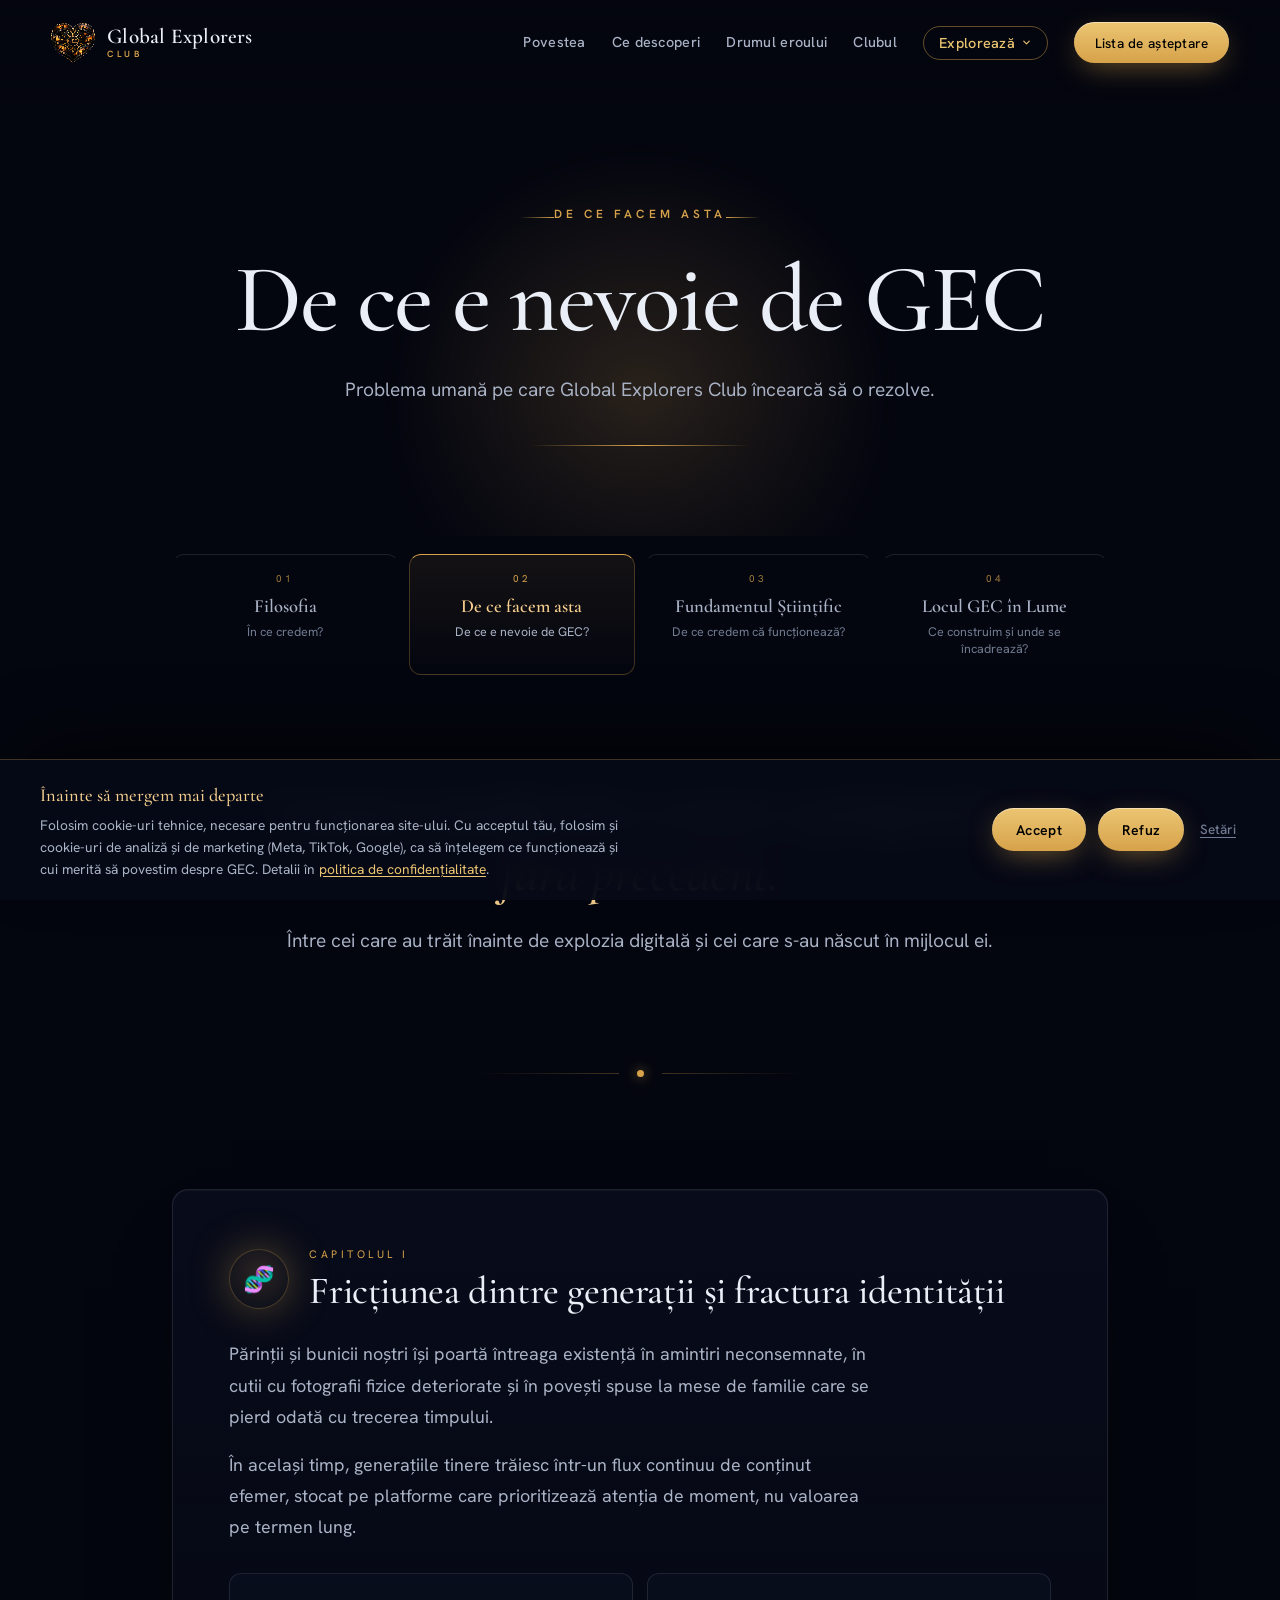
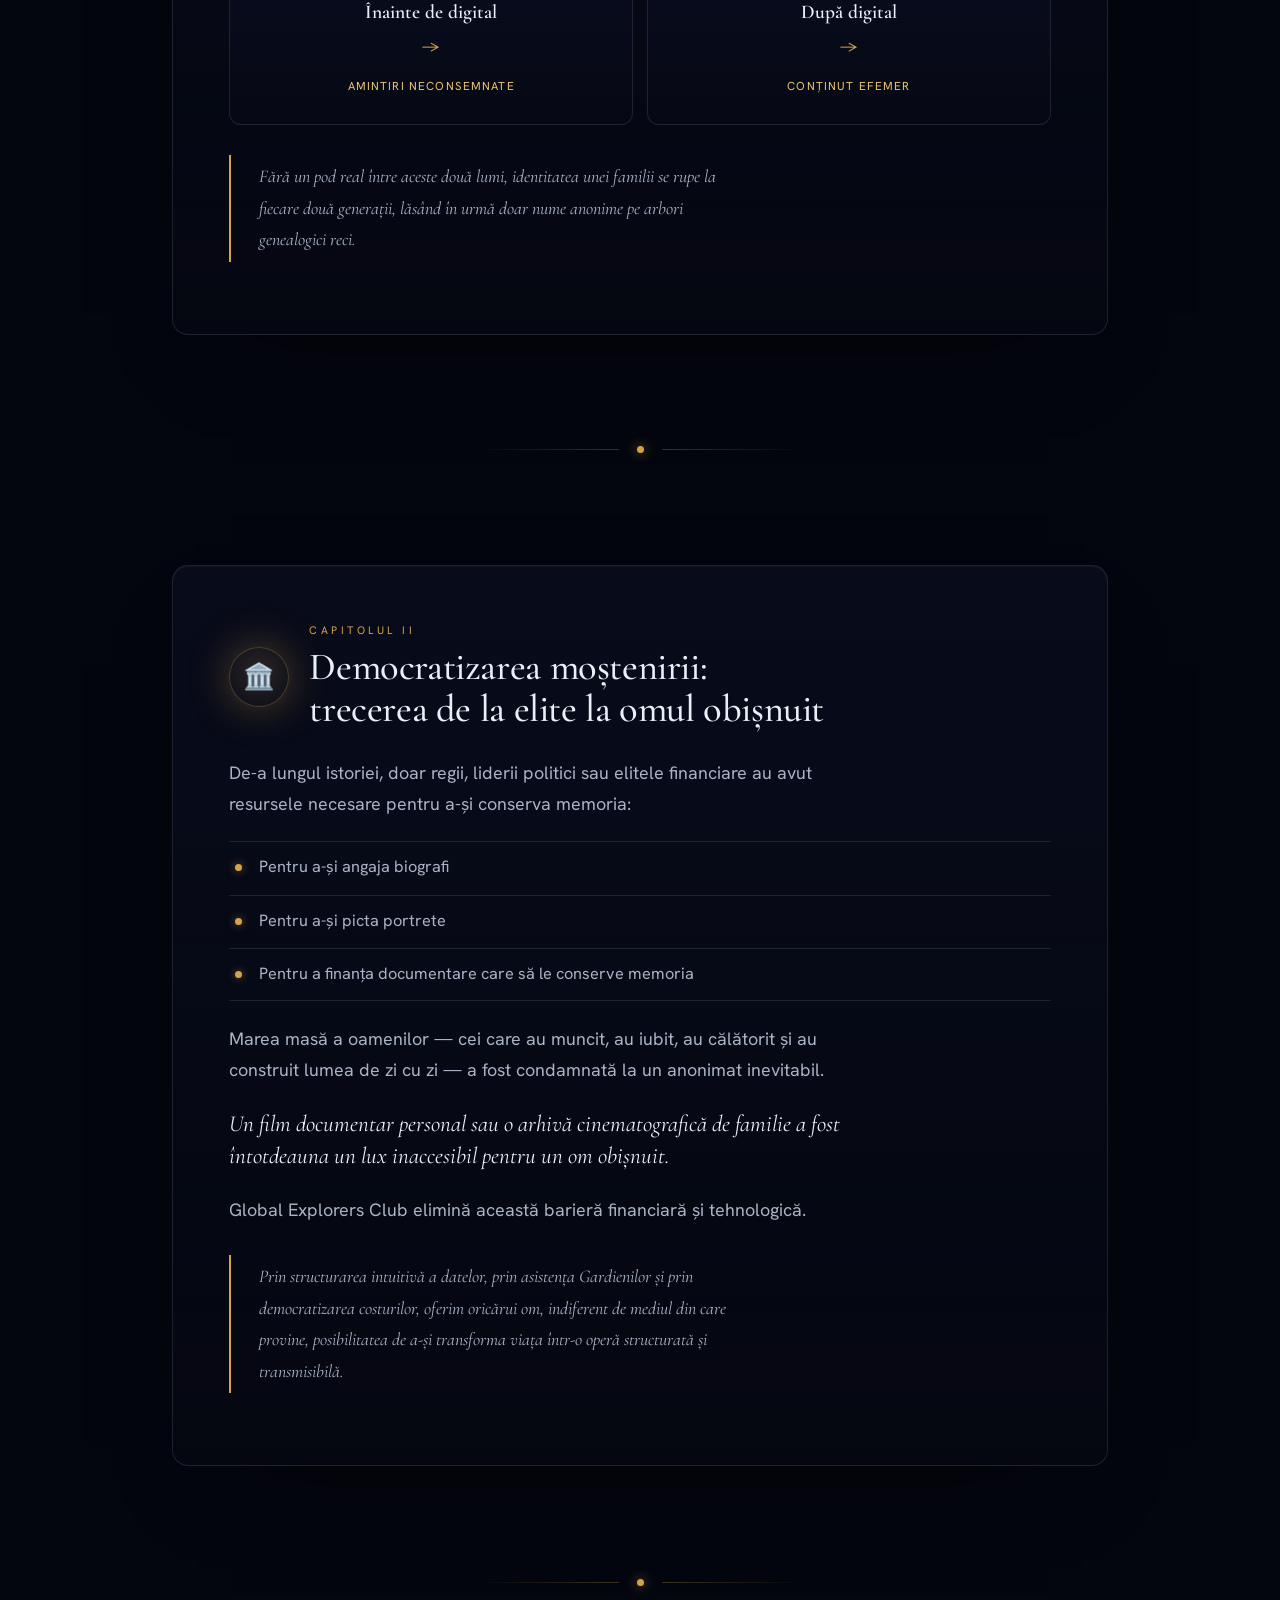
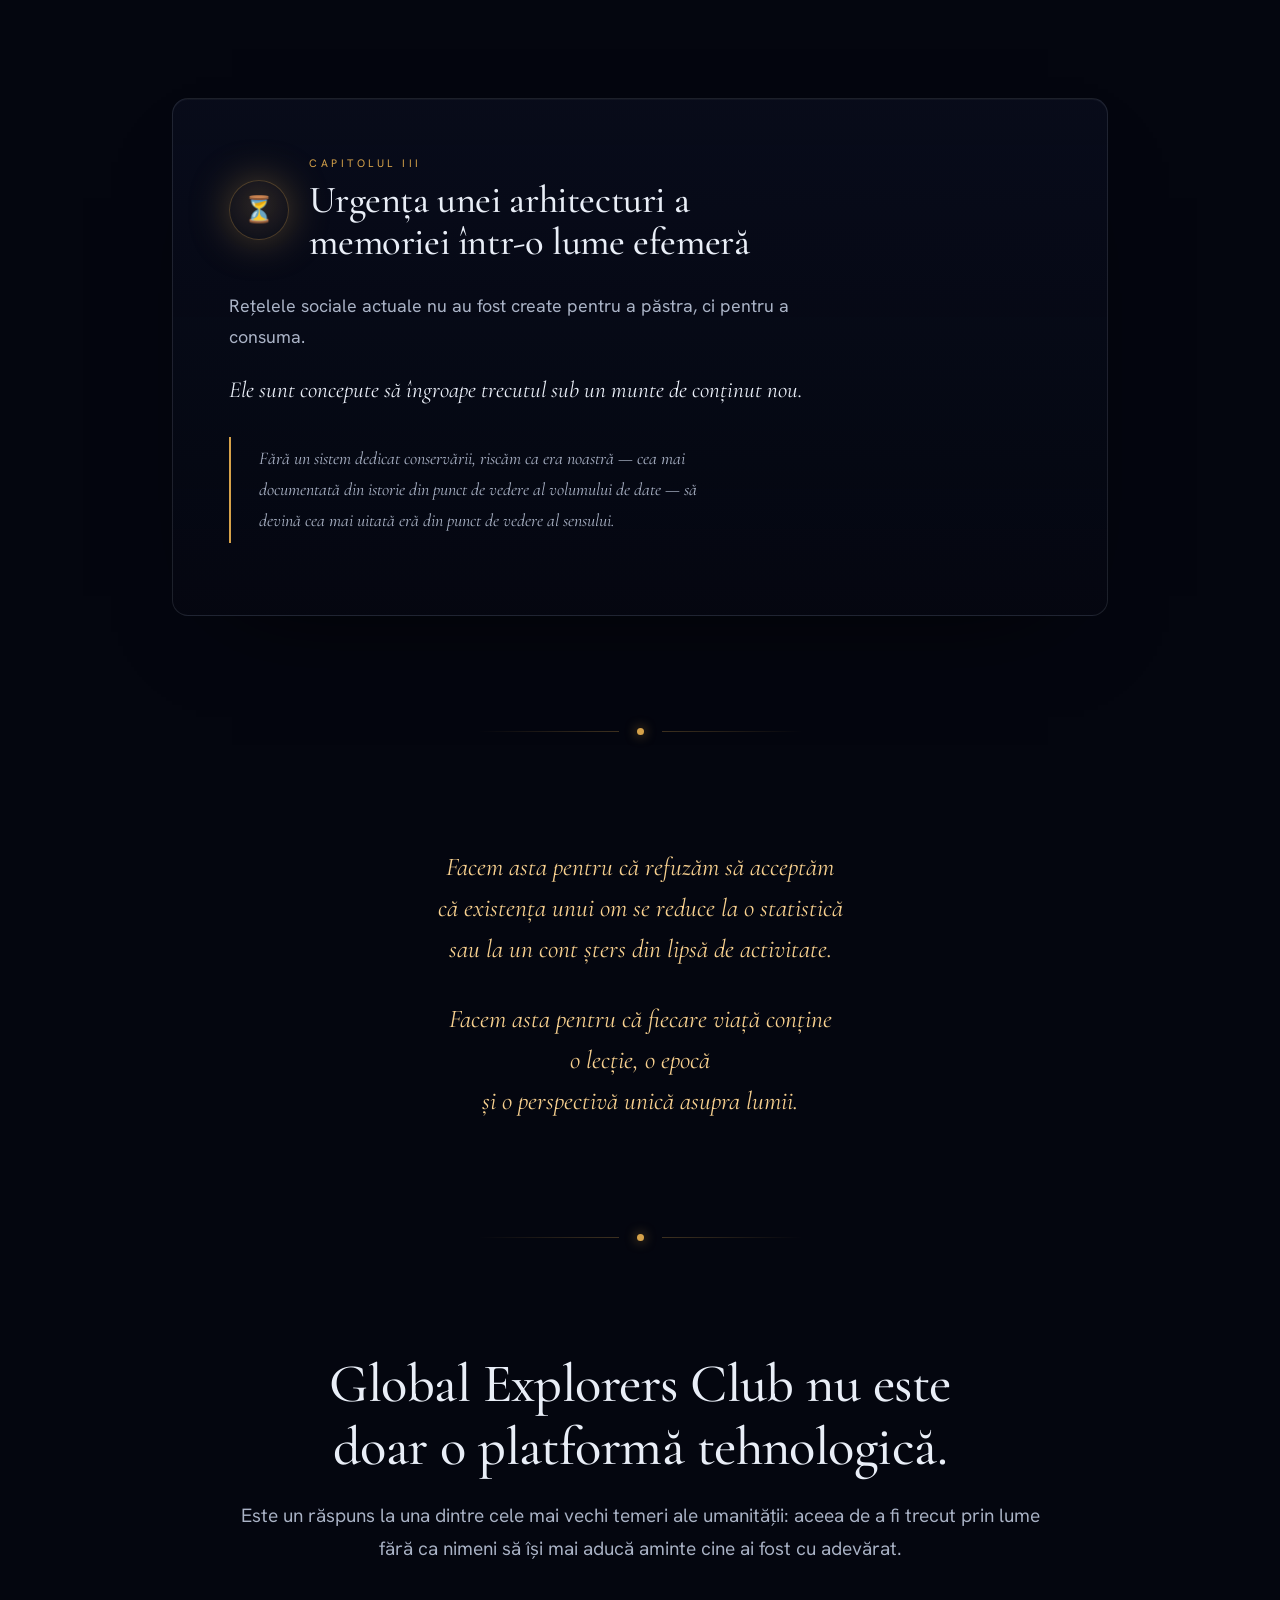
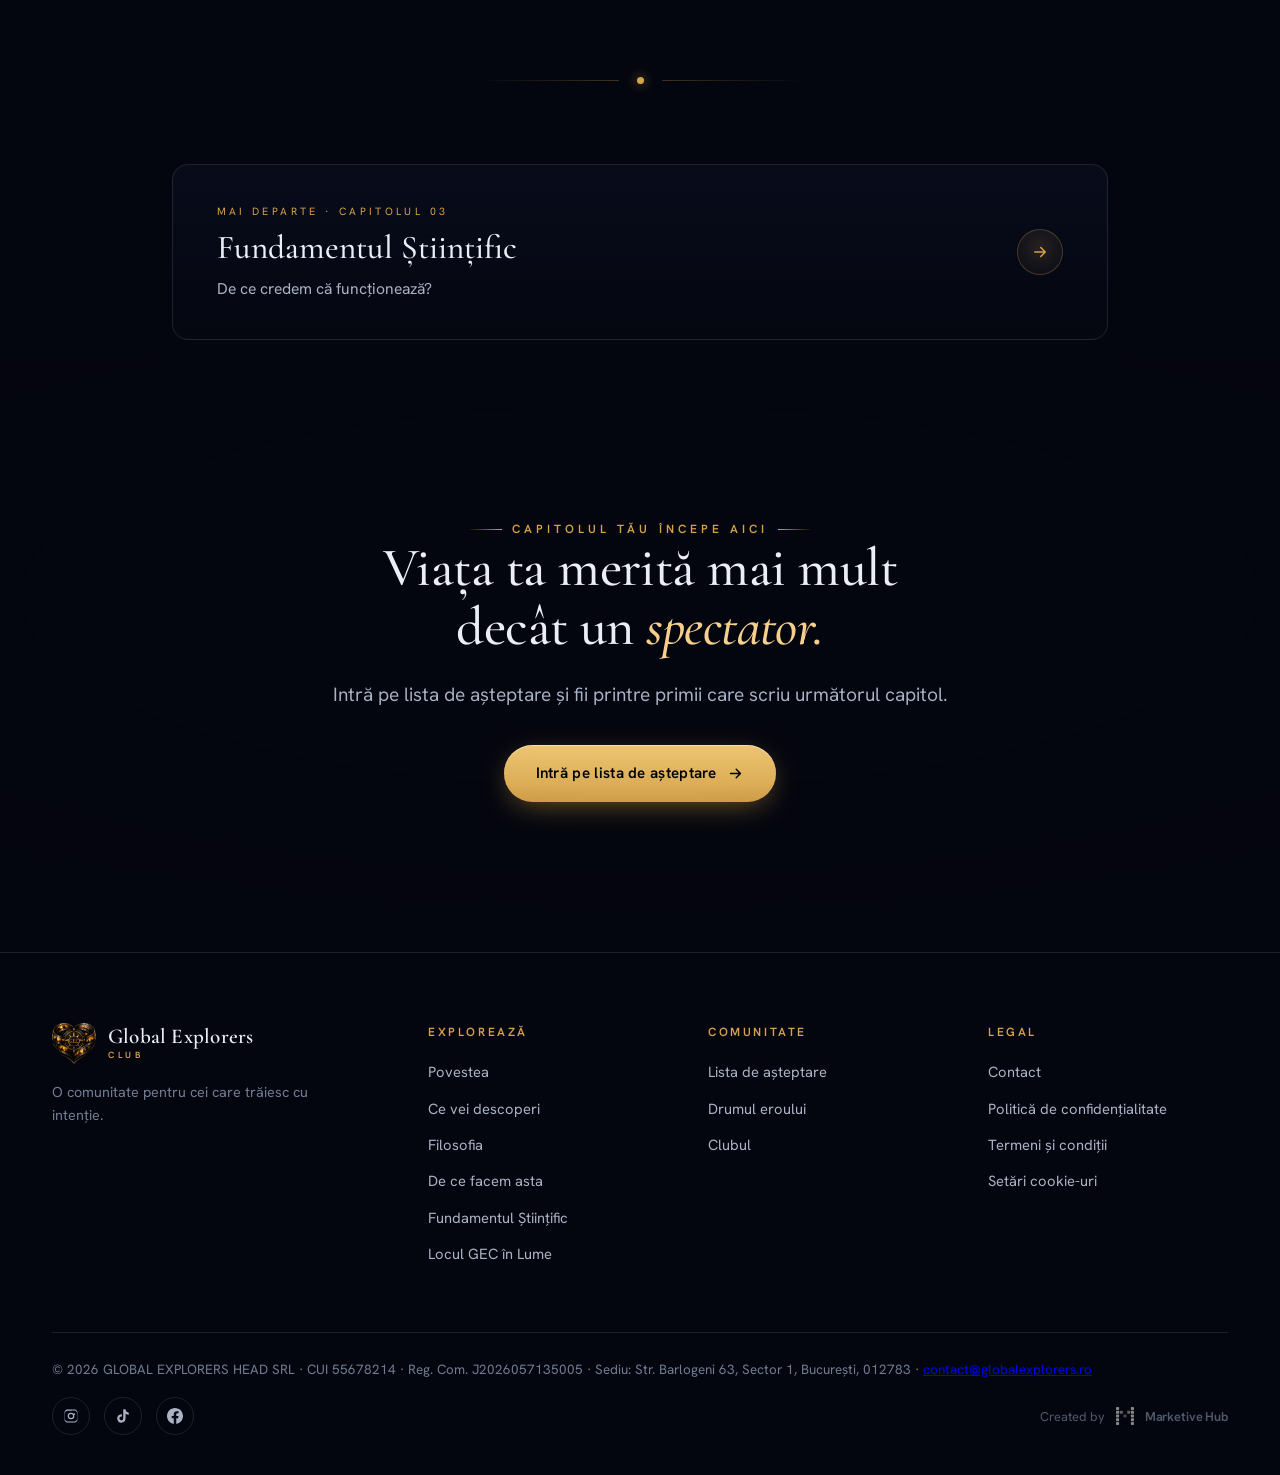
<file: de-ce-facem-asta.html>
<!DOCTYPE html>
<html lang="ro">
<head>
  <meta charset="UTF-8" />
  <meta name="viewport" content="width=device-width, initial-scale=1.0" />
  <title>De ce facem asta — Global Explorers Club</title>
  <meta name="description" content="De ce e nevoie de Global Explorers Club: fractura dintre generații, democratizarea moștenirii și urgența unei arhitecturi a memoriei într-o lume efemeră." />
  <meta name="theme-color" content="#04060f" />
  <link rel="canonical" href="https://globalexplorers.ro/de-ce-facem-asta" />

  <link rel="icon" href="/favicon-32.png?v=3" sizes="32x32" type="image/png" />
  <link rel="icon" href="/favicon-16.png?v=3" sizes="16x16" type="image/png" />
  <link rel="apple-touch-icon" href="/apple-touch-icon.png?v=3" />
  <link rel="manifest" href="/site.webmanifest" />

  <meta property="og:type" content="article" />
  <meta property="og:site_name" content="Global Explorers Club" />
  <meta property="og:title" content="De ce facem asta — Global Explorers Club" />
  <meta property="og:description" content="Fractura dintre generații, democratizarea moștenirii și urgența unei arhitecturi a memoriei." />
  <meta property="og:image" content="https://globalexplorers.ro/assets/hero-bg.jpg" />
  <meta property="og:url" content="https://globalexplorers.ro/de-ce-facem-asta" />
  <meta property="og:locale" content="ro_RO" />
  <meta name="twitter:card" content="summary_large_image" />
  <meta name="twitter:title" content="De ce facem asta — Global Explorers Club" />
  <meta name="twitter:description" content="Fractura dintre generații, democratizarea moștenirii și urgența unei arhitecturi a memoriei." />
  <meta name="twitter:image" content="https://globalexplorers.ro/assets/hero-bg.jpg" />

  <link rel="preconnect" href="https://fonts.googleapis.com" />
  <link rel="preconnect" href="https://fonts.gstatic.com" crossorigin />
  <link href="https://fonts.googleapis.com/css2?family=Cormorant+Garamond:ital,wght@0,400;0,500;0,600;0,700;1,400;1,500;1,600&family=Hanken+Grotesk:wght@380;400;500;600;700&display=swap" rel="stylesheet" />
  <link rel="stylesheet" href="/styles.css?v=27" />

  <script type="application/ld+json">
  {
    "@context": "https://schema.org",
    "@type": "Article",
    "headline": "De ce facem asta",
    "description": "De ce e nevoie de Global Explorers Club: fractura dintre generații, democratizarea moștenirii și urgența unei arhitecturi a memoriei într-o lume efemeră.",
    "inLanguage": "ro",
    "author": { "@type": "Organization", "name": "Global Explorers Club" },
    "publisher": { "@type": "Organization", "name": "Global Explorers Club" },
    "mainEntityOfPage": "https://globalexplorers.ro/de-ce-facem-asta"
  }
  </script>

  <style>
    /* ===== Shared page shell (Filosofia / De ce facem asta / Fundament / Locul GEC) ===== */

    /* ===== Page hero ===== */
    .page-hero{
      position:relative; overflow:hidden; text-align:center;
      padding:clamp(150px,22vh,240px) 0 clamp(70px,10vh,120px);
    }
    .page-hero .glow{
      position:absolute; left:50%; top:24%; transform:translateX(-50%);
      width:60vmin; height:60vmin; border-radius:50%;
      background:radial-gradient(circle, rgba(240,179,94,0.16), transparent 66%);
      filter:blur(10px); z-index:0; animation:breathe 8s ease-in-out infinite; pointer-events:none;
    }
    .page-hero-inner{ position:relative; z-index:4; max-width:820px; margin:0 auto; }
    .page-hero h1{
      font-family:var(--serif); font-weight:500; letter-spacing:-0.02em; line-height:1.02;
      font-size:clamp(3rem,8vw,6rem); margin:20px 0 0;
    }
    .page-hero .kicker{ display:inline-block; margin-bottom:6px; }
    .page-hero .sub{ margin:26px auto 0; max-width:60ch; }
    .hero-rule{
      width:0; height:1px; margin:38px auto 0;
      background:linear-gradient(90deg, transparent, var(--gold), transparent);
      animation:ruleGrow 1.4s var(--ease) .5s forwards;
    }
    @keyframes ruleGrow{ to{ width:min(220px,60%); } }

    /* ===== Cinematic statement (title cards) ===== */
    .statement{
      text-align:center; max-width:900px; margin:0 auto;
      padding:clamp(40px,6vw,72px) clamp(16px,4vw,32px);
    }
    .statement p{
      font-family:var(--serif); font-weight:500; line-height:1.16; letter-spacing:-0.01em;
      font-size:clamp(1.9rem,4.4vw,3.4rem); color:var(--text);
    }
    .statement p .accent{ font-style:italic; color:var(--amber-soft); }
    .statement .small{
      font-family:var(--sans); font-size:clamp(1rem,1.5vw,1.24rem); color:var(--text-dim);
      font-weight:380; line-height:1.7; margin-top:20px; letter-spacing:0;
    }

    /* ===== Ornamental divider ===== */
    .divider-orn{ display:flex; align-items:center; justify-content:center; gap:18px; padding:clamp(20px,4vw,40px) 0; }
    .divider-orn::before,.divider-orn::after{ content:""; height:1px; width:min(140px,26vw); }
    .divider-orn::before{ background:linear-gradient(90deg, transparent, var(--line-gold)); }
    .divider-orn::after{ background:linear-gradient(90deg, var(--line-gold), transparent); }
    .divider-orn .dot{ width:7px; height:7px; border-radius:50%; background:var(--gold); box-shadow:0 0 12px rgba(214,162,74,0.7); flex:none; }

    /* ===== Philosophy sections ===== */
    .philo{ padding:clamp(40px,6vw,72px) 0; }
    .philo-inner{ max-width:1000px; margin:0 auto; }
    .philo-card{
      position:relative;
      border:1px solid var(--line); border-radius:16px;
      background:linear-gradient(180deg, rgba(14,20,42,0.42), rgba(8,11,24,0.22));
      padding:clamp(30px,4.4vw,58px);
      box-shadow:0 40px 100px -60px rgba(0,0,0,0.9), inset 0 1px 0 rgba(255,255,255,0.04);
      transition:border-color .6s, transform .6s var(--ease), box-shadow .6s;
    }
    .philo-card:hover{ border-color:var(--line-gold); transform:translateY(-4px); box-shadow:0 50px 120px -60px rgba(0,0,0,0.95), var(--glow-amber-soft); }
    .philo-head{ display:flex; align-items:center; gap:20px; margin-bottom:26px; }
    .philo-icon{
      width:60px; height:60px; flex:none; border-radius:50%;
      display:grid; place-items:center; font-size:1.6rem;
      background:radial-gradient(circle at 50% 40%, rgba(240,179,94,0.16), rgba(8,12,26,0.5));
      border:1px solid var(--line-gold); box-shadow:var(--glow-gold);
    }
    .philo-head .step{ font-family:var(--sans); font-size:0.68rem; letter-spacing:0.32em; text-transform:uppercase; color:var(--gold); display:block; margin-bottom:6px; }
    .philo-head h2{ font-family:var(--serif); font-size:clamp(1.7rem,3vw,2.5rem); font-weight:500; line-height:1.1; letter-spacing:-0.01em; }
    .philo-body p{ font-size:clamp(1.02rem,1.4vw,1.18rem); color:var(--text-dim); line-height:1.75; margin-bottom:16px; max-width:64ch; }
    .philo-body .emph{ color:var(--text); font-family:var(--serif); font-style:italic; font-size:clamp(1.2rem,1.8vw,1.5rem); line-height:1.4; margin:22px 0; }

    .philo-list{ list-style:none; margin:22px 0; display:grid; gap:2px; }
    .philo-list li{
      position:relative; padding:13px 0 13px 30px; font-size:1.02rem; color:var(--text-dim);
      border-top:1px solid var(--line); line-height:1.5;
    }
    .philo-list li:last-child{ border-bottom:1px solid var(--line); }
    .philo-list li::before{
      content:""; position:absolute; left:6px; top:50%; width:7px; height:7px; margin-top:-3.5px;
      border-radius:50%; background:var(--gold); box-shadow:0 0 8px rgba(214,162,74,0.55);
    }

    /* pullquote */
    .pullquote{
      margin:30px 0; padding:6px 0 6px 28px; border-left:2px solid var(--gold);
      font-family:var(--serif); font-style:italic; font-size:clamp(1.35rem,2.4vw,1.9rem);
      line-height:1.35; color:var(--amber-soft);
    }

    /* archetype-style grid, reused for comparisons + ecosystem map */
    .archetype-grid{ display:grid; grid-template-columns:repeat(auto-fit,minmax(160px,1fr)); gap:14px; margin:30px 0 6px; }
    .archetype{
      border:1px solid var(--line); border-radius:12px; padding:26px 16px; text-align:center;
      background:linear-gradient(180deg, rgba(14,20,42,0.4), rgba(8,11,24,0.2));
      transition:border-color .5s, transform .5s var(--ease), box-shadow .5s;
    }
    .archetype:hover{ border-color:var(--line-gold); transform:translateY(-5px); box-shadow:var(--glow-amber-soft); }
    .archetype .name{ font-family:var(--serif); font-size:1.22rem; font-weight:600; color:var(--text); display:block; line-height:1.25; }
    .archetype .arrow{ display:block; color:var(--gold); font-size:1rem; margin:10px 0; }
    .archetype .trait{ font-size:0.72rem; letter-spacing:0.1em; text-transform:uppercase; color:var(--gold-bright); line-height:1.4; }
    @media (max-width:820px){ .archetype-grid{ grid-template-columns:repeat(2,1fr); } }
    @media (max-width:420px){ .archetype-grid{ grid-template-columns:1fr; } }

    /* manifest */
    .manifest{ text-align:center; max-width:620px; margin:0 auto; padding:clamp(40px,6vw,72px) clamp(16px,4vw,32px); }
    .manifest .stanza{ margin-bottom:30px; }
    .manifest .stanza:last-child{ margin-bottom:0; }
    .manifest p{
      font-family:var(--serif); font-style:italic; color:var(--amber-soft);
      font-size:clamp(1.2rem,2.2vw,1.6rem); line-height:1.6;
    }
    .manifest .final{ color:var(--text); font-style:normal; font-weight:500; margin-top:6px; }

    /* CTA band */
    .cta-band{ text-align:center; padding:clamp(80px,12vw,150px) 0; position:relative; overflow:hidden; }
    .cta-band h2{ font-family:var(--serif); font-weight:500; font-size:clamp(2rem,4.4vw,3.4rem); line-height:1.08; margin-bottom:22px; }
    .cta-band .lead{ margin:0 auto 34px; }

    @media (max-width:600px){
      .philo-head{ flex-direction:row; align-items:center; gap:14px; }
      .philo-icon{ width:50px; height:50px; font-size:1.35rem; }
    }
  </style>
</head>
<body>

  <nav class="nav" id="siteNav">
    <a class="brand" href="/">
      <span class="mark"><video class="mark-anim" autoplay muted loop playsinline poster="/assets/logo.png?v=3" aria-hidden="true"><source src="/assets/logo-anim.webm?v=1" type="video/webm" /><source src="/assets/logo-anim.mp4?v=1" type="video/mp4" /></video><img class="mark-still" src="/assets/logo.png?v=3" alt="Global Explorers Club logo" /></span>
      <span class="name">Global Explorers<small>Club</small></span>
    </a>
    <div class="nav-links">
      <a href="/#poveste" class="nav-link-text">Povestea</a>
      <a href="/#descoperi" class="nav-link-text">Ce descoperi</a>
      <a href="/#drum" class="nav-link-text">Drumul eroului</a>
      <a href="/#club" class="nav-link-text">Clubul</a>
      <div class="nav-dropdown" id="navDropdown">
        <button type="button" class="nav-dropdown-toggle" id="navDropdownToggle" aria-expanded="false">
          Explorează
          <svg class="chev" width="11" height="11" viewBox="0 0 24 24" fill="none" stroke="currentColor" stroke-width="2.4" stroke-linecap="round" stroke-linejoin="round"><path d="M6 9l6 6 6-6"/></svg>
        </button>
        <div class="nav-dropdown-menu">
          <div class="nav-dropdown-menu-inner">
            <a href="/filosofia">Filosofia</a>
            <a href="/de-ce-facem-asta" class="active">De ce facem asta</a>
            <a href="/fundamentul-stiintific">Fundamentul Științific</a>
            <a href="/locul-gec-in-lume">Locul GEC în Lume</a>
          </div>
        </div>
      </div>
      <a class="btn btn-primary" href="/#waitlist">Lista de așteptare</a>
    </div>
    <button class="nav-toggle" id="navToggle" aria-label="Deschide meniul" aria-expanded="false">
      <span></span><span></span><span></span>
    </button>
  </nav>
  <div class="mobile-menu" id="mobileMenu" aria-hidden="true">
    <div class="mobile-menu-inner">
      <nav class="mobile-nav">
        <a href="/#poveste">Povestea</a>
        <a href="/#descoperi">Ce descoperi</a>
        <a href="/#drum">Drumul eroului</a>
        <a href="/#club">Clubul</a>
        <span class="mobile-nav-label">Explorează</span>
        <a href="/filosofia">Filosofia</a>
        <a href="/de-ce-facem-asta" class="active">De ce facem asta</a>
        <a href="/fundamentul-stiintific">Fundamentul Științific</a>
        <a href="/locul-gec-in-lume">Locul GEC în Lume</a>
      </nav>
      <a class="btn btn-primary mobile-menu-cta" href="/#waitlist">
        Lista de așteptare
        <svg class="arrow" width="17" height="17" viewBox="0 0 24 24" fill="none" stroke="currentColor" stroke-width="2" stroke-linecap="round" stroke-linejoin="round"><path d="M5 12h14M13 6l6 6-6 6"/></svg>
      </a>
      <p class="mobile-menu-foot">Global Explorers Club · 2026</p>
    </div>
  </div>

  <header class="page-hero vignette">
    <div class="glow"></div>
    <div class="embers" aria-hidden="true">
      <span class="ember" style="left:12%;--drift:22px;width:2px;height:2px;animation-duration:13s;animation-delay:-3s;"></span>
      <span class="ember" style="left:24%;--drift:-18px;width:3px;height:3px;animation-duration:16s;animation-delay:-8s;"></span>
      <span class="ember" style="left:39%;--drift:30px;width:2px;height:2px;animation-duration:12s;animation-delay:-1s;"></span>
      <span class="ember" style="left:52%;--drift:-25px;width:3px;height:3px;animation-duration:18s;animation-delay:-11s;"></span>
      <span class="ember" style="left:66%;--drift:16px;width:2px;height:2px;animation-duration:14s;animation-delay:-5s;"></span>
      <span class="ember" style="left:78%;--drift:-30px;width:3px;height:3px;animation-duration:17s;animation-delay:-9s;"></span>
      <span class="ember" style="left:88%;--drift:20px;width:2px;height:2px;animation-duration:15s;animation-delay:-2s;"></span>
    </div>
    <div class="wrap">
      <div class="page-hero-inner">
        <span class="eyebrow centered kicker">De ce facem asta</span>
        <h1>De ce e nevoie de GEC</h1>
        <p class="lead sub">Problema umană pe care Global Explorers Club încearcă să o rezolve.</p>
        <div class="hero-rule"></div>
      </div>
    </div>
  </header>

  <section class="chain" aria-label="Parcursul GEC">
    <div class="wrap chain-inner">
      <a class="chain-step" href="/filosofia">
        <span class="chain-num">01</span>
        <span class="chain-name">Filosofia</span>
        <span class="chain-q">În ce credem?</span>
      </a>
      <span class="chain-step current" aria-current="page">
        <span class="chain-num">02</span>
        <span class="chain-name">De ce facem asta</span>
        <span class="chain-q">De ce e nevoie de GEC?</span>
      </span>
      <a class="chain-step" href="/fundamentul-stiintific">
        <span class="chain-num">03</span>
        <span class="chain-name">Fundamentul Științific</span>
        <span class="chain-q">De ce credem că funcționează?</span>
      </a>
      <a class="chain-step" href="/locul-gec-in-lume">
        <span class="chain-num">04</span>
        <span class="chain-name">Locul GEC în Lume</span>
        <span class="chain-q">Ce construim și unde se încadrează?</span>
      </a>
    </div>
  </section>

  <section class="statement">
    <p class="reveal">Lumea modernă a creat o prăpastie<br/><span class="accent">fără precedent.</span></p>
    <p class="small reveal">Între cei care au trăit înainte de explozia digitală și cei care s-au născut în mijlocul ei.</p>
  </section>

  <div class="divider-orn"><span class="dot"></span></div>

  <!-- 1. Fricțiunea dintre generații -->
  <section class="philo">
    <div class="wrap philo-inner">
      <div class="philo-card reveal">
        <div class="philo-head">
          <span class="philo-icon">🧬</span>
          <div><span class="step">Capitolul I</span><h2>Fricțiunea dintre generații și fractura identității</h2></div>
        </div>
        <div class="philo-body">
          <p>Părinții și bunicii noștri își poartă întreaga existență în amintiri neconsemnate, în cutii cu fotografii fizice deteriorate și în povești spuse la mese de familie care se pierd odată cu trecerea timpului.</p>
          <p>În același timp, generațiile tinere trăiesc într-un flux continuu de conținut efemer, stocat pe platforme care prioritizează atenția de moment, nu valoarea pe termen lung.</p>
          <div class="archetype-grid">
            <div class="archetype"><span class="name">Înainte de digital</span><span class="arrow">→</span><span class="trait">Amintiri neconsemnate</span></div>
            <div class="archetype"><span class="name">După digital</span><span class="arrow">→</span><span class="trait">Conținut efemer</span></div>
          </div>
          <p class="pullquote">Fără un pod real între aceste două lumi, identitatea unei familii se rupe la fiecare două generații, lăsând în urmă doar nume anonime pe arbori genealogici reci.</p>
        </div>
      </div>
    </div>
  </section>

  <div class="divider-orn"><span class="dot"></span></div>

  <!-- 2. Democratizarea moștenirii -->
  <section class="philo">
    <div class="wrap philo-inner">
      <div class="philo-card reveal">
        <div class="philo-head">
          <span class="philo-icon">🏛️</span>
          <div><span class="step">Capitolul II</span><h2>Democratizarea moștenirii: trecerea de la elite la omul obișnuit</h2></div>
        </div>
        <div class="philo-body">
          <p>De-a lungul istoriei, doar regii, liderii politici sau elitele financiare au avut resursele necesare pentru a-și conserva memoria:</p>
          <ul class="philo-list">
            <li>Pentru a-și angaja biografi</li>
            <li>Pentru a-și picta portrete</li>
            <li>Pentru a finanța documentare care să le conserve memoria</li>
          </ul>
          <p>Marea masă a oamenilor — cei care au muncit, au iubit, au călătorit și au construit lumea de zi cu zi — a fost condamnată la un anonimat inevitabil.</p>
          <p class="emph">Un film documentar personal sau o arhivă cinematografică de familie a fost întotdeauna un lux inaccesibil pentru un om obișnuit.</p>
          <p>Global Explorers Club elimină această barieră financiară și tehnologică.</p>
          <p class="pullquote">Prin structurarea intuitivă a datelor, prin asistența Gardienilor și prin democratizarea costurilor, oferim oricărui om, indiferent de mediul din care provine, posibilitatea de a-și transforma viața într-o operă structurată și transmisibilă.</p>
        </div>
      </div>
    </div>
  </section>

  <div class="divider-orn"><span class="dot"></span></div>

  <!-- 3. Urgența unei arhitecturi a memoriei -->
  <section class="philo">
    <div class="wrap philo-inner">
      <div class="philo-card reveal">
        <div class="philo-head">
          <span class="philo-icon">⏳</span>
          <div><span class="step">Capitolul III</span><h2>Urgența unei arhitecturi a memoriei într-o lume efemeră</h2></div>
        </div>
        <div class="philo-body">
          <p>Rețelele sociale actuale nu au fost create pentru a păstra, ci pentru a consuma.</p>
          <p class="emph">Ele sunt concepute să îngroape trecutul sub un munte de conținut nou.</p>
          <p class="pullquote">Fără un sistem dedicat conservării, riscăm ca era noastră — cea mai documentată din istorie din punct de vedere al volumului de date — să devină cea mai uitată eră din punct de vedere al sensului.</p>
        </div>
      </div>
    </div>
  </section>

  <div class="divider-orn"><span class="dot"></span></div>

  <!-- Manifest -->
  <section class="manifest">
    <div class="stanza reveal">
      <p>Facem asta pentru că refuzăm să acceptăm<br/>că existența unui om se reduce la o statistică<br/>sau la un cont șters din lipsă de activitate.</p>
    </div>
    <div class="stanza reveal">
      <p>Facem asta pentru că fiecare viață conține<br/>o lecție, o epocă<br/>și o perspectivă unică asupra lumii.</p>
    </div>
  </section>

  <div class="divider-orn"><span class="dot"></span></div>

  <section class="statement">
    <p class="reveal">Global Explorers Club nu este<br/>doar o platformă tehnologică.</p>
    <p class="small reveal">Este un răspuns la una dintre cele mai vechi temeri ale umanității: aceea de a fi trecut prin lume fără ca nimeni să își mai aducă aminte cine ai fost cu adevărat.</p>
  </section>

  <div class="divider-orn"><span class="dot"></span></div>

  <section class="page-next">
    <div class="wrap">
      <a class="next-card reveal" href="/fundamentul-stiintific">
        <span class="next-text">
          <span class="next-label">Mai departe · Capitolul 03</span>
          <span class="next-title">Fundamentul Științific</span>
          <span class="next-q">De ce credem că funcționează?</span>
        </span>
        <span class="next-arrow">
          <svg width="18" height="18" viewBox="0 0 24 24" fill="none" stroke="currentColor" stroke-width="2" stroke-linecap="round" stroke-linejoin="round"><path d="M5 12h14M13 6l6 6-6 6"/></svg>
        </span>
      </a>
    </div>
  </section>

  <section class="cta-band vignette">
    <div class="embers" aria-hidden="true">
      <span class="ember" style="left:20%;--drift:20px;width:2px;height:2px;animation-duration:14s;animation-delay:-4s;"></span>
      <span class="ember" style="left:46%;--drift:-22px;width:3px;height:3px;animation-duration:17s;animation-delay:-9s;"></span>
      <span class="ember" style="left:72%;--drift:18px;width:2px;height:2px;animation-duration:15s;animation-delay:-2s;"></span>
    </div>
    <div class="wrap">
      <div class="reveal" style="max-width:720px;margin:0 auto;">
        <span class="eyebrow centered">Capitolul tău începe aici</span>
        <h2>Viața ta merită mai mult<br/>decât un <span class="italic-accent">spectator.</span></h2>
        <p class="lead">Intră pe lista de așteptare și fii printre primii care scriu următorul capitol.</p>
        <a class="btn btn-primary" href="/#waitlist">Intră pe lista de așteptare
          <svg class="arrow" width="17" height="17" viewBox="0 0 24 24" fill="none" stroke="currentColor" stroke-width="2" stroke-linecap="round" stroke-linejoin="round"><path d="M5 12h14M13 6l6 6-6 6"/></svg>
        </a>
      </div>
    </div>
  </section>

  <footer class="footer">
    <div class="wrap">
      <div class="footer-grid">
        <div>
          <a class="brand" href="/">
            <span class="mark"><img src="/assets/logo.png?v=3" alt="Global Explorers Club" /></span>
            <span class="name">Global Explorers<small>Club</small></span>
          </a>
          <p class="footer-about">O comunitate pentru cei care trăiesc cu intenție.</p>
        </div>
        <div class="footer-col">
          <h5>Explorează</h5>
          <a href="/#poveste">Povestea</a>
          <a href="/#descoperi">Ce vei descoperi</a>
          <a href="/filosofia">Filosofia</a>
          <a href="/de-ce-facem-asta" class="active">De ce facem asta</a>
          <a href="/fundamentul-stiintific">Fundamentul Științific</a>
          <a href="/locul-gec-in-lume">Locul GEC în Lume</a>
        </div>
        <div class="footer-col">
          <h5>Comunitate</h5>
          <a href="/#waitlist">Lista de așteptare</a>
          <a href="/#drum">Drumul eroului</a>
          <a href="/#club">Clubul</a>
        </div>
        <div class="footer-col">
          <h5>Legal</h5>
          <a href="mailto:contact@globalexplorers.ro">Contact</a>
          <a href="/politica-confidentialitate">Politică de confidențialitate</a>
          <a href="/termeni-conditii">Termeni și condiții</a>
          <a href="#" data-cookie-settings>Setări cookie-uri</a>
        </div>
      </div>
      <div class="footer-bottom">
        <p>© 2026 GLOBAL EXPLORERS HEAD SRL · CUI 55678214 · Reg. Com. J2026057135005 · Sediu: Str. Barlogeni 63, Sector 1, București, 012783 · <a href="mailto:contact@globalexplorers.ro">contact@globalexplorers.ro</a></p>
        <div class="footer-social">
          <a href="https://www.instagram.com/globalexplorersclub1/" aria-label="Instagram" target="_blank" rel="noopener noreferrer"><svg width="16" height="16" viewBox="0 0 24 24" fill="currentColor"><path d="M12 2.2c3.2 0 3.6 0 4.8.07 1.2.06 1.8.25 2.2.42.6.22 1 .48 1.4.9.42.4.68.8.9 1.4.17.4.36 1 .42 2.2.06 1.2.07 1.6.07 4.8s0 3.6-.07 4.8c-.06 1.2-.25 1.8-.42 2.2-.22.6-.48 1-.9 1.4-.4.42-.8.68-1.4.9-.4.17-1 .36-2.2.42-1.2.06-1.6.07-4.8.07s-3.6 0-4.8-.07c-1.2-.06-1.8-.25-2.2-.42a3.8 3.8 0 0 1-1.4-.9 3.8 3.8 0 0 1-.9-1.4c-.17-.4-.36-1-.42-2.2C2.2 15.6 2.2 15.2 2.2 12s0-3.6.07-4.8c.06-1.2.25-1.8.42-2.2.22-.6.48-1 .9-1.4.4-.42.8-.68 1.4-.9.4-.17 1-.36 2.2-.42C8.4 2.2 8.8 2.2 12 2.2Zm0 1.8c-3.1 0-3.5 0-4.7.07-1.1.05-1.7.24-2.1.4-.5.2-.9.43-1.3.83-.4.4-.63.8-.83 1.3-.16.4-.35 1-.4 2.1C2.6 9.7 2.6 10.1 2.6 12s0 2.3.07 3.5c.05 1.1.24 1.7.4 2.1.2.5.43.9.83 1.3.4.4.8.63 1.3.83.4.16 1 .35 2.1.4 1.2.07 1.6.07 4.7.07s3.5 0 4.7-.07c1.1-.05 1.7-.24 2.1-.4.5-.2.9-.43 1.3-.83.4-.4.63-.8.83-1.3.16-.4.35-1 .4-2.1.07-1.2.07-1.6.07-3.5s0-2.3-.07-3.5c-.05-1.1-.24-1.7-.4-2.1a3.5 3.5 0 0 0-.83-1.3 3.5 3.5 0 0 0-1.3-.83c-.4-.16-1-.35-2.1-.4C15.5 4 15.1 4 12 4Zm0 3.06A4.94 4.94 0 1 1 12 17a4.94 4.94 0 0 1 0-9.88Zm0 1.8a3.14 3.14 0 1 0 0 6.28 3.14 3.14 0 0 0 0-6.28Zm5.14-.95a1.15 1.15 0 1 1 0 2.3 1.15 1.15 0 0 1 0-2.3Z"/></svg></a>
          <a href="https://www.tiktok.com/@globalexplorersclub1" aria-label="TikTok" target="_blank" rel="noopener noreferrer"><svg width="16" height="16" viewBox="0 0 24 24" fill="currentColor"><path d="M19.59 6.69a4.83 4.83 0 0 1-3.77-4.25V2h-3.45v13.67a2.89 2.89 0 0 1-5.2 1.74 2.89 2.89 0 0 1 2.31-4.64c.3 0 .6.05.88.13V9.4a6.84 6.84 0 0 0-1-.05A6.33 6.33 0 0 0 5 20.1a6.34 6.34 0 0 0 10.86-4.43v-7a8.16 8.16 0 0 0 4.77 1.52v-3.4a4.85 4.85 0 0 1-1-.1Z"/></svg></a>
          <a href="https://www.facebook.com/people/Global-Explorers-Club/61590750172396/" aria-label="Facebook" target="_blank" rel="noopener noreferrer"><svg width="16" height="16" viewBox="0 0 24 24" fill="currentColor"><path d="M24 12.07C24 5.4 18.63 0 12 0S0 5.4 0 12.07C0 18.1 4.39 23.1 10.13 24v-8.44H7.08v-3.49h3.05V9.41c0-3.02 1.79-4.69 4.53-4.69 1.31 0 2.68.24 2.68.24v2.97h-1.5c-1.49 0-1.96.93-1.96 1.89v2.25h3.33l-.53 3.49h-2.8V24C19.61 23.1 24 18.1 24 12.07Z"/></svg></a>
        </div>
        <a class="footer-credit" href="https://marketivehub.com" target="_blank" rel="noopener"><span>Created by</span><img src="/assets/marketive-hub-mark.svg" alt="" width="20" height="20"><b>Marketive Hub</b></a>
      </div>
    </div>
  </footer>

  <script>
    (function(){
      var nav = document.getElementById('siteNav');
      var toggle = document.getElementById('navToggle');
      var menu = document.getElementById('mobileMenu');
      var onScroll = function(){ nav.classList.toggle('scrolled', window.scrollY > 40); };
      onScroll(); window.addEventListener('scroll', onScroll, { passive:true });
      var setMenu = function(open){
        toggle.classList.toggle('open', open);
        menu.classList.toggle('open', open);
        toggle.setAttribute('aria-expanded', open);
        menu.setAttribute('aria-hidden', !open);
        document.documentElement.classList.toggle('wl-lock', open);
      };
      toggle.addEventListener('click', function(){ setMenu(!menu.classList.contains('open')); });
      menu.querySelectorAll('a').forEach(function(a){ a.addEventListener('click', function(){ setMenu(false); }); });

      var dropdown = document.getElementById('navDropdown');
      var dropdownToggle = document.getElementById('navDropdownToggle');
      var setDropdown = function(open){
        dropdown.classList.toggle('open', open);
        dropdownToggle.setAttribute('aria-expanded', open);
      };
      dropdownToggle.addEventListener('click', function(e){ e.stopPropagation(); setDropdown(!dropdown.classList.contains('open')); });
      document.addEventListener('click', function(e){ if(!dropdown.contains(e.target)) setDropdown(false); });
      document.addEventListener('keydown', function(e){ if(e.key === 'Escape') setDropdown(false); });

      var io = new IntersectionObserver(function(es){
        es.forEach(function(e){ if(e.isIntersecting){ e.target.classList.add('in'); io.unobserve(e.target); } });
      }, { threshold:0.14, rootMargin:'0px 0px -8% 0px' });
      document.querySelectorAll('.reveal').forEach(function(el){ io.observe(el); });
    })();
  </script>
  <script src="/consent.js?v=1" defer></script>
  <script src="/waitlist.js?v=6" defer></script>
  <script defer src="https://va.vercel-scripts.com/v1/script.js"></script>
</body>
</html>
</file>
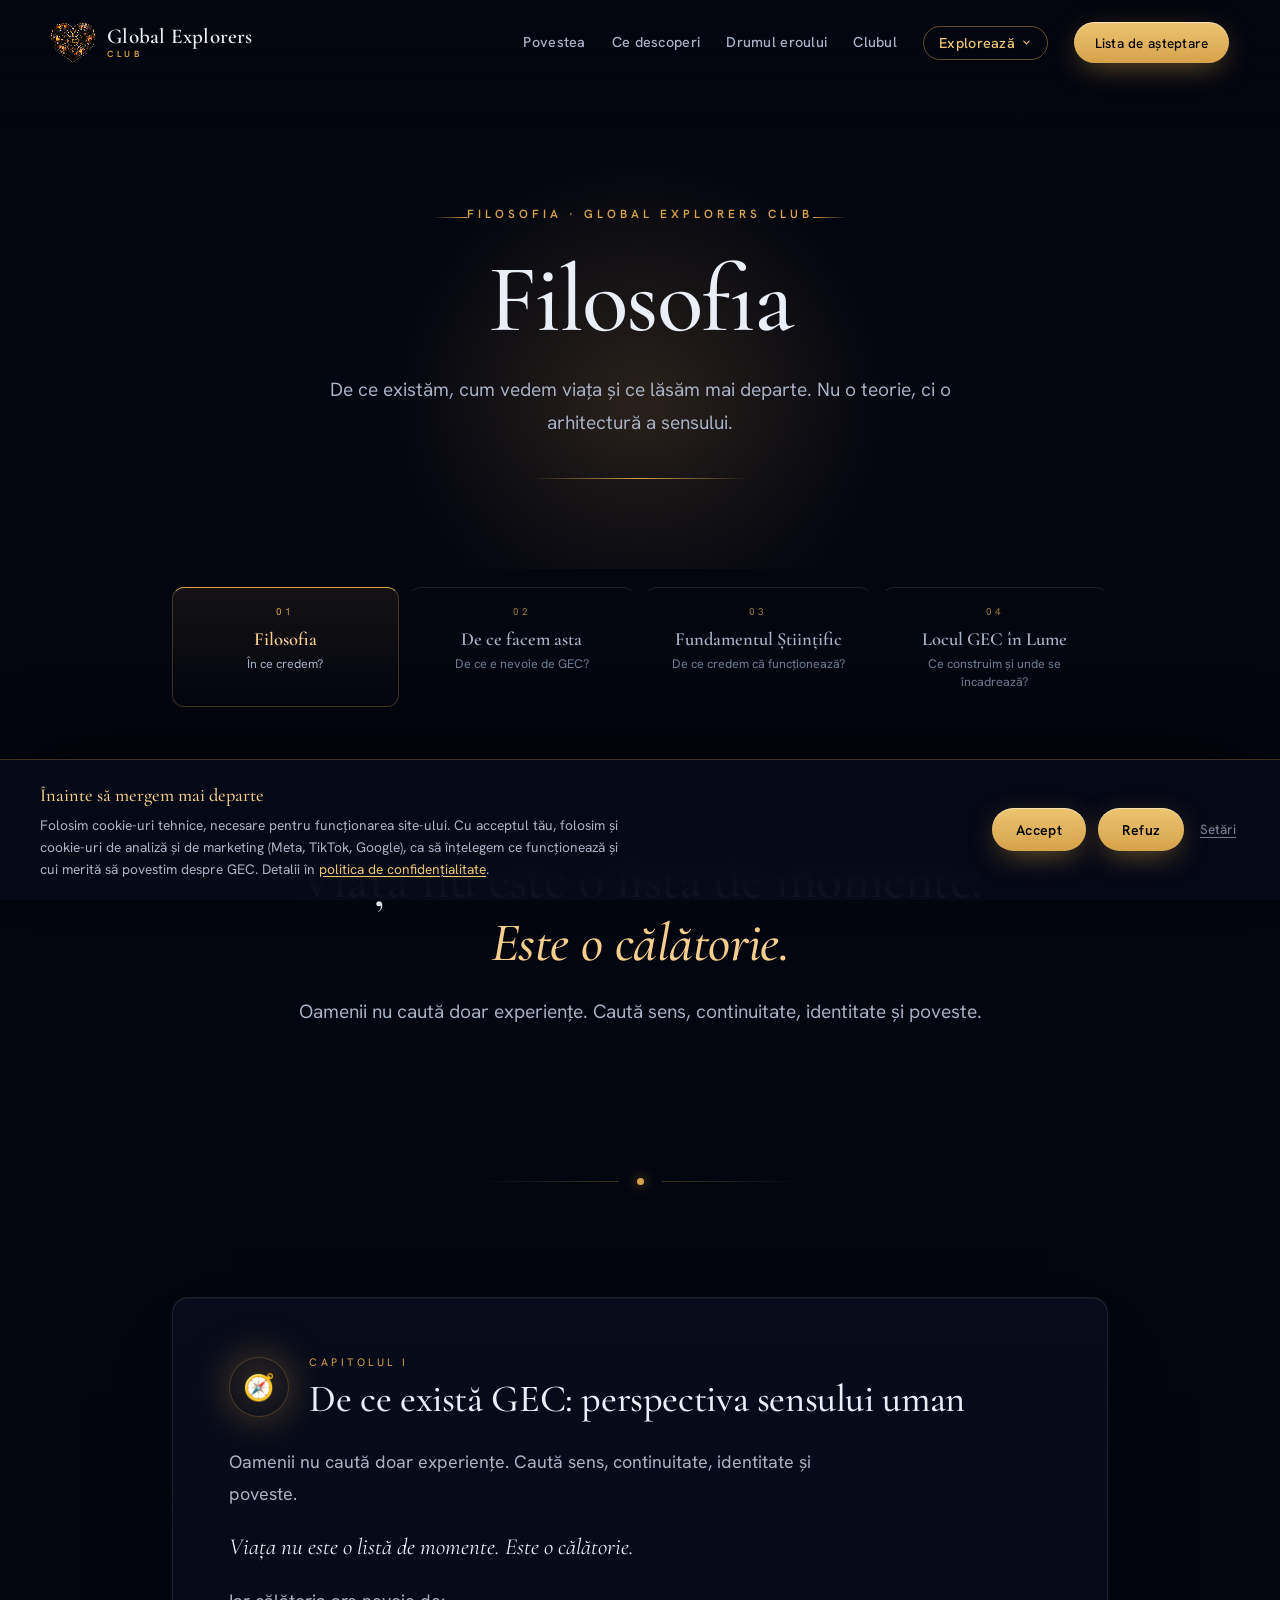
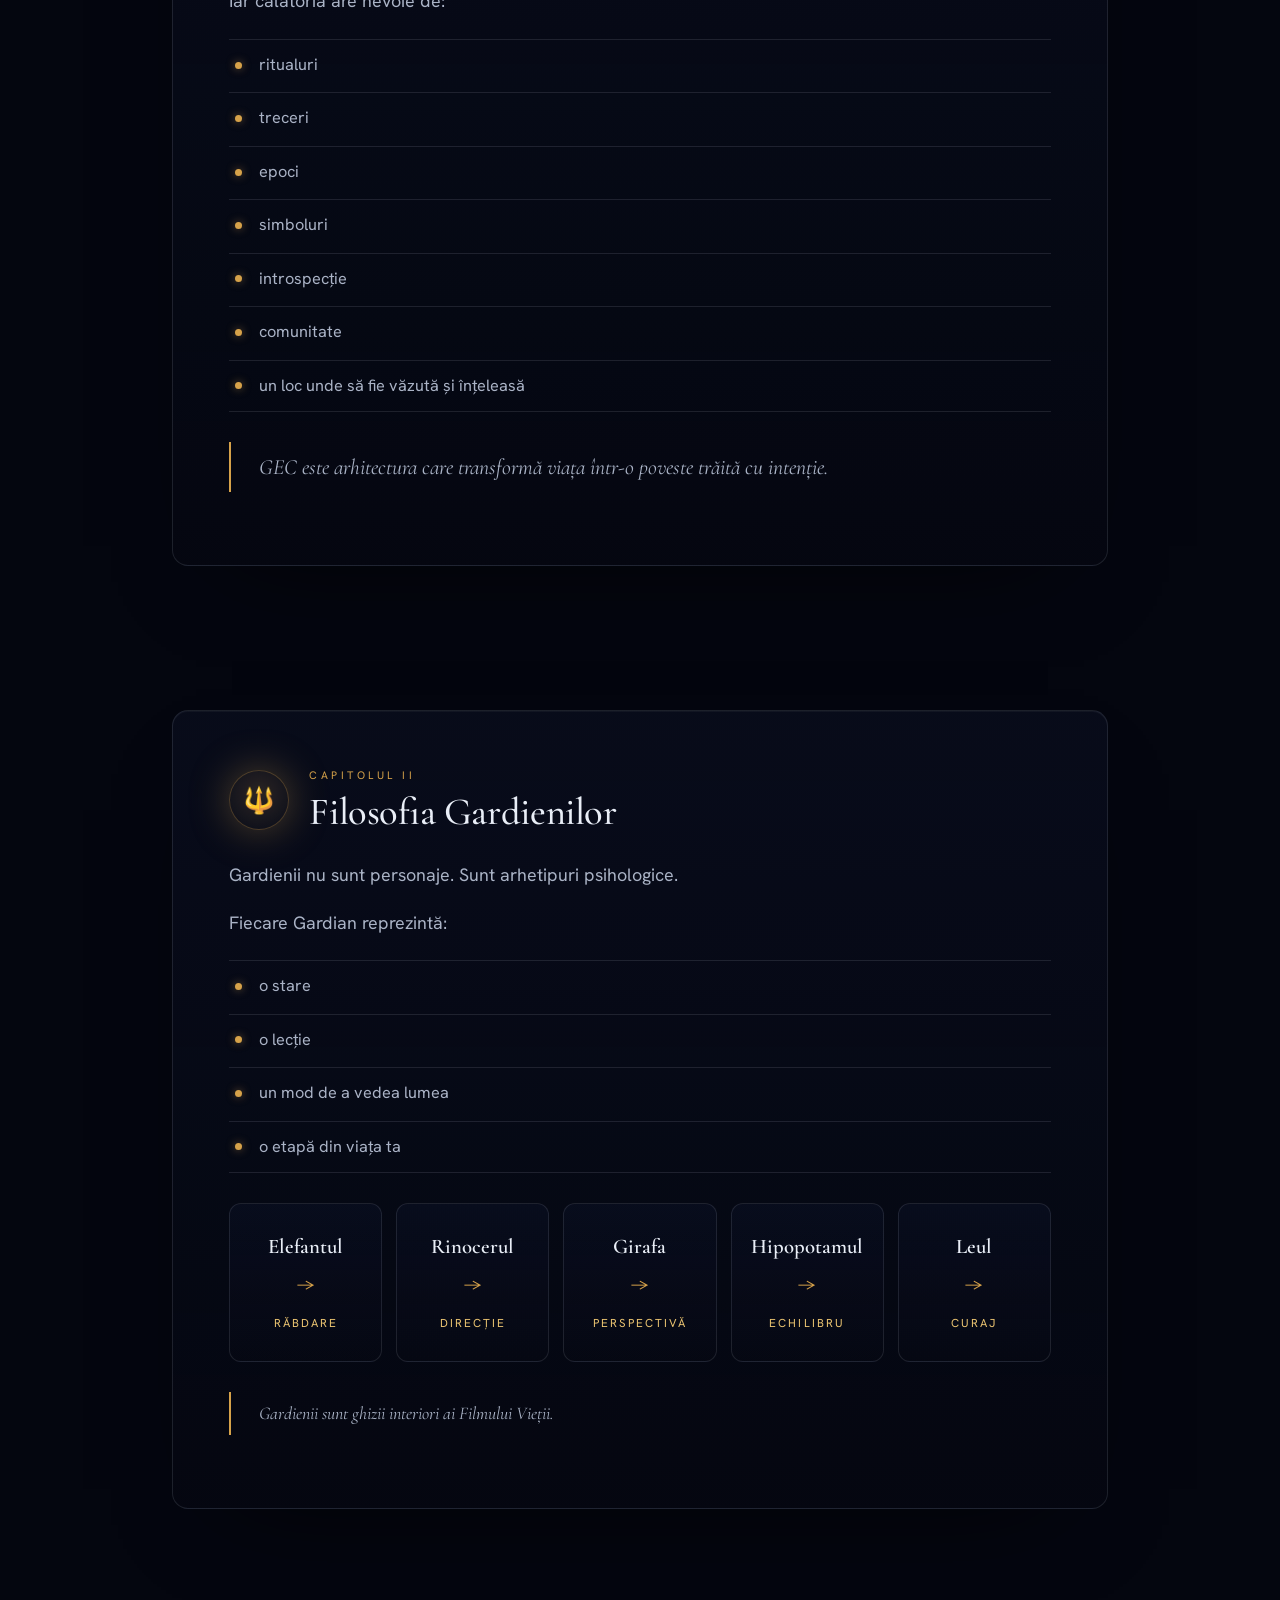
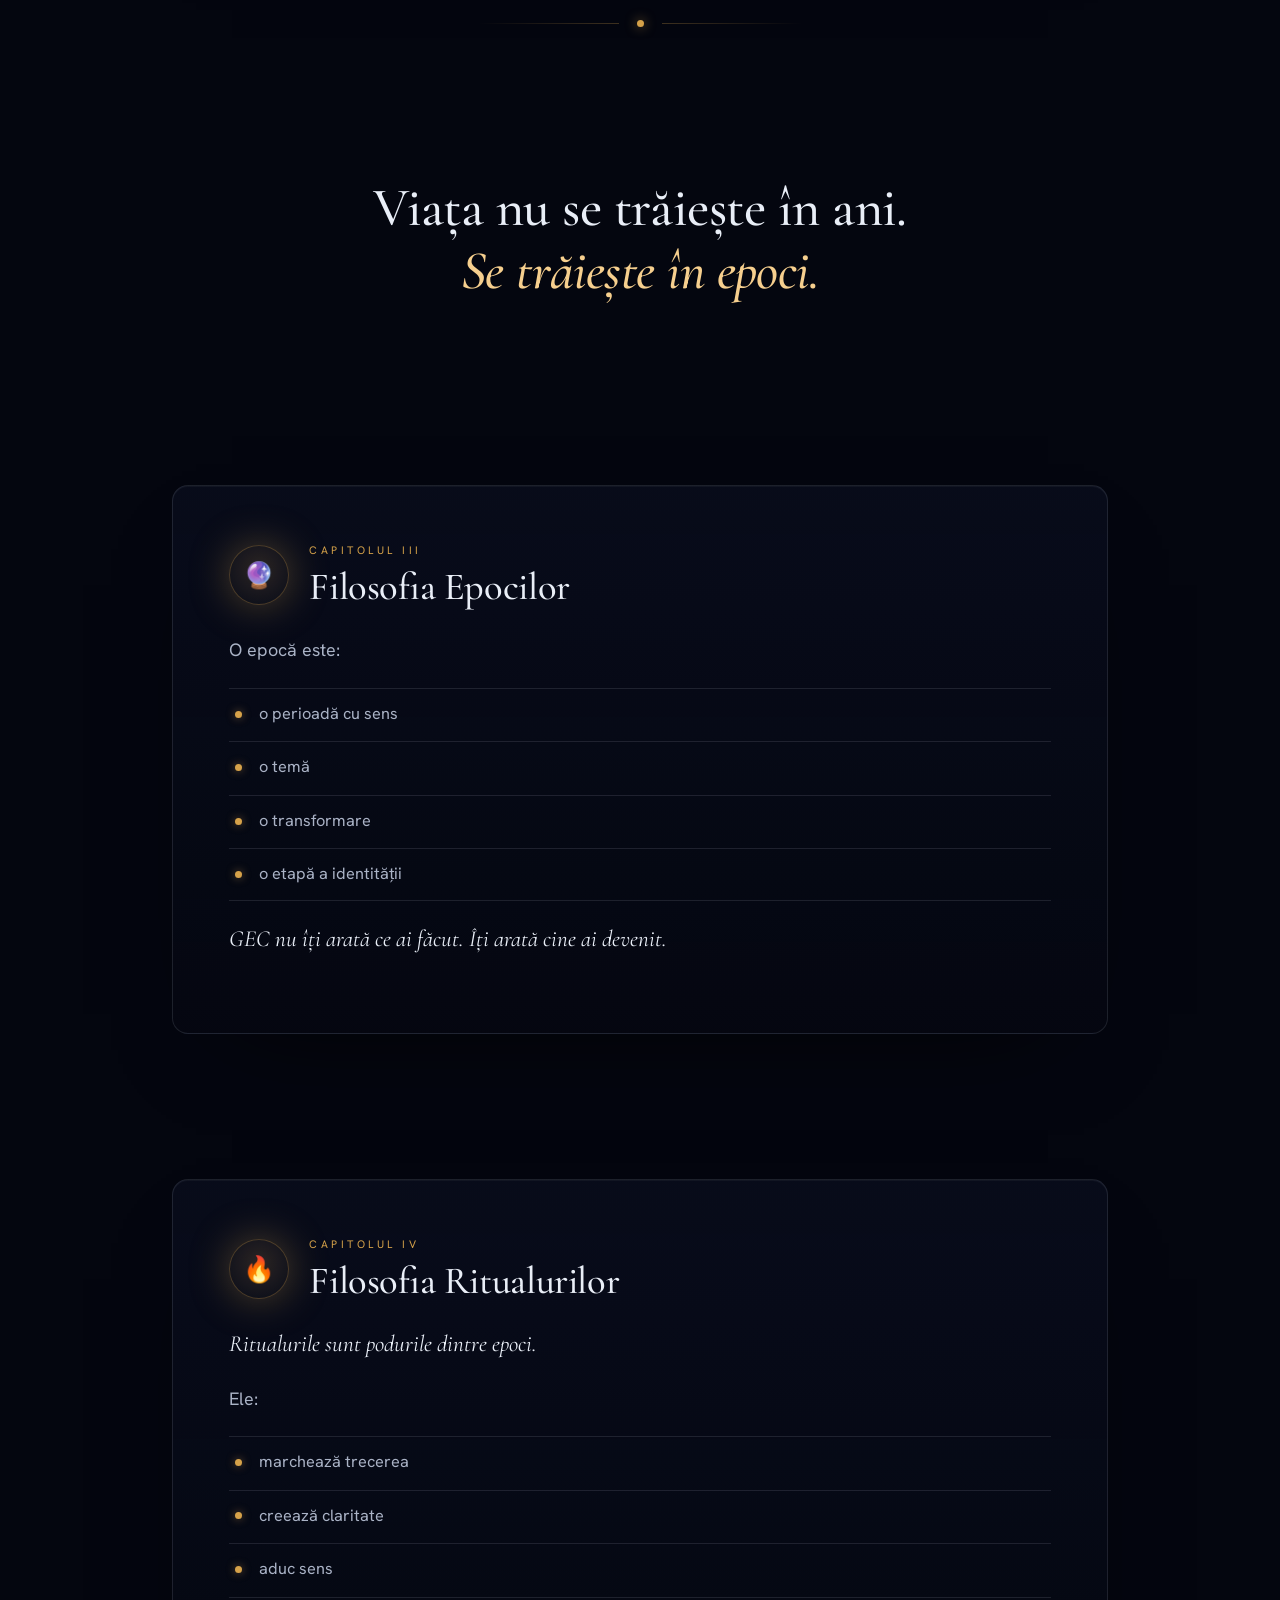
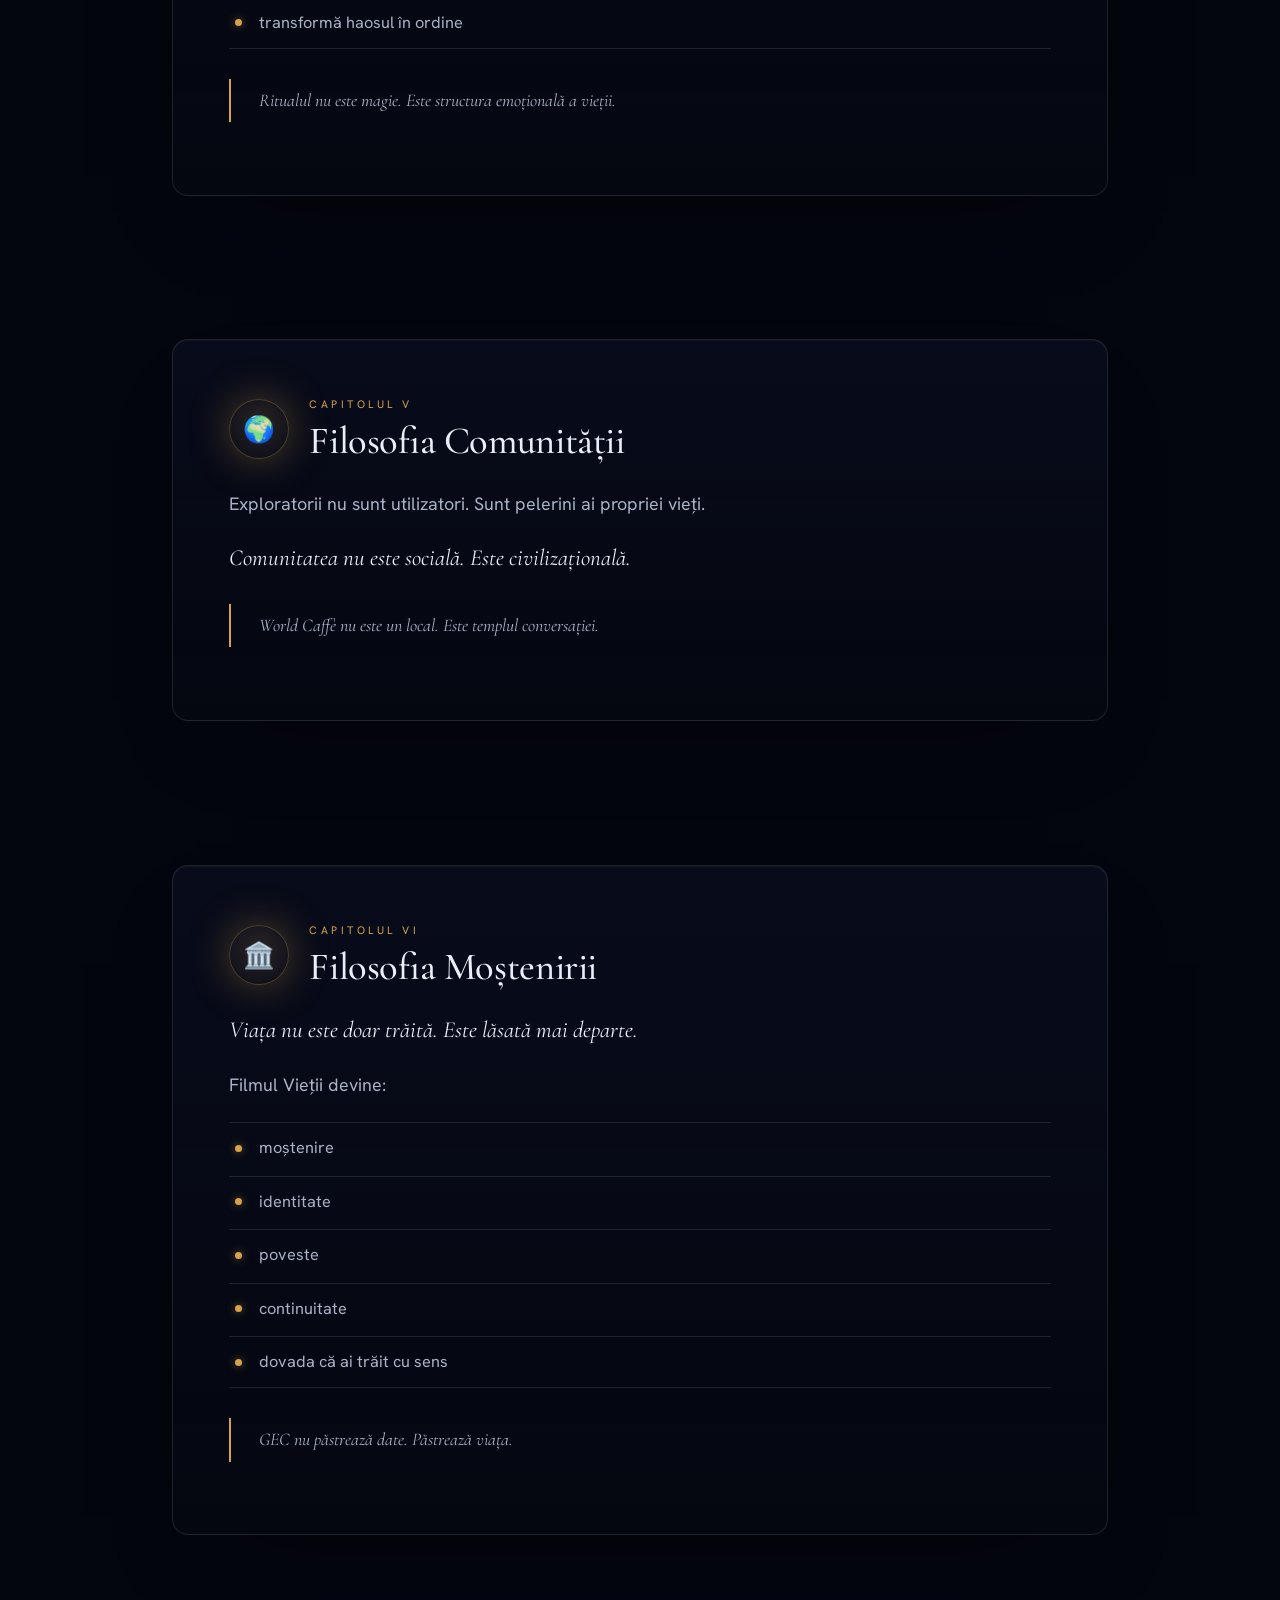
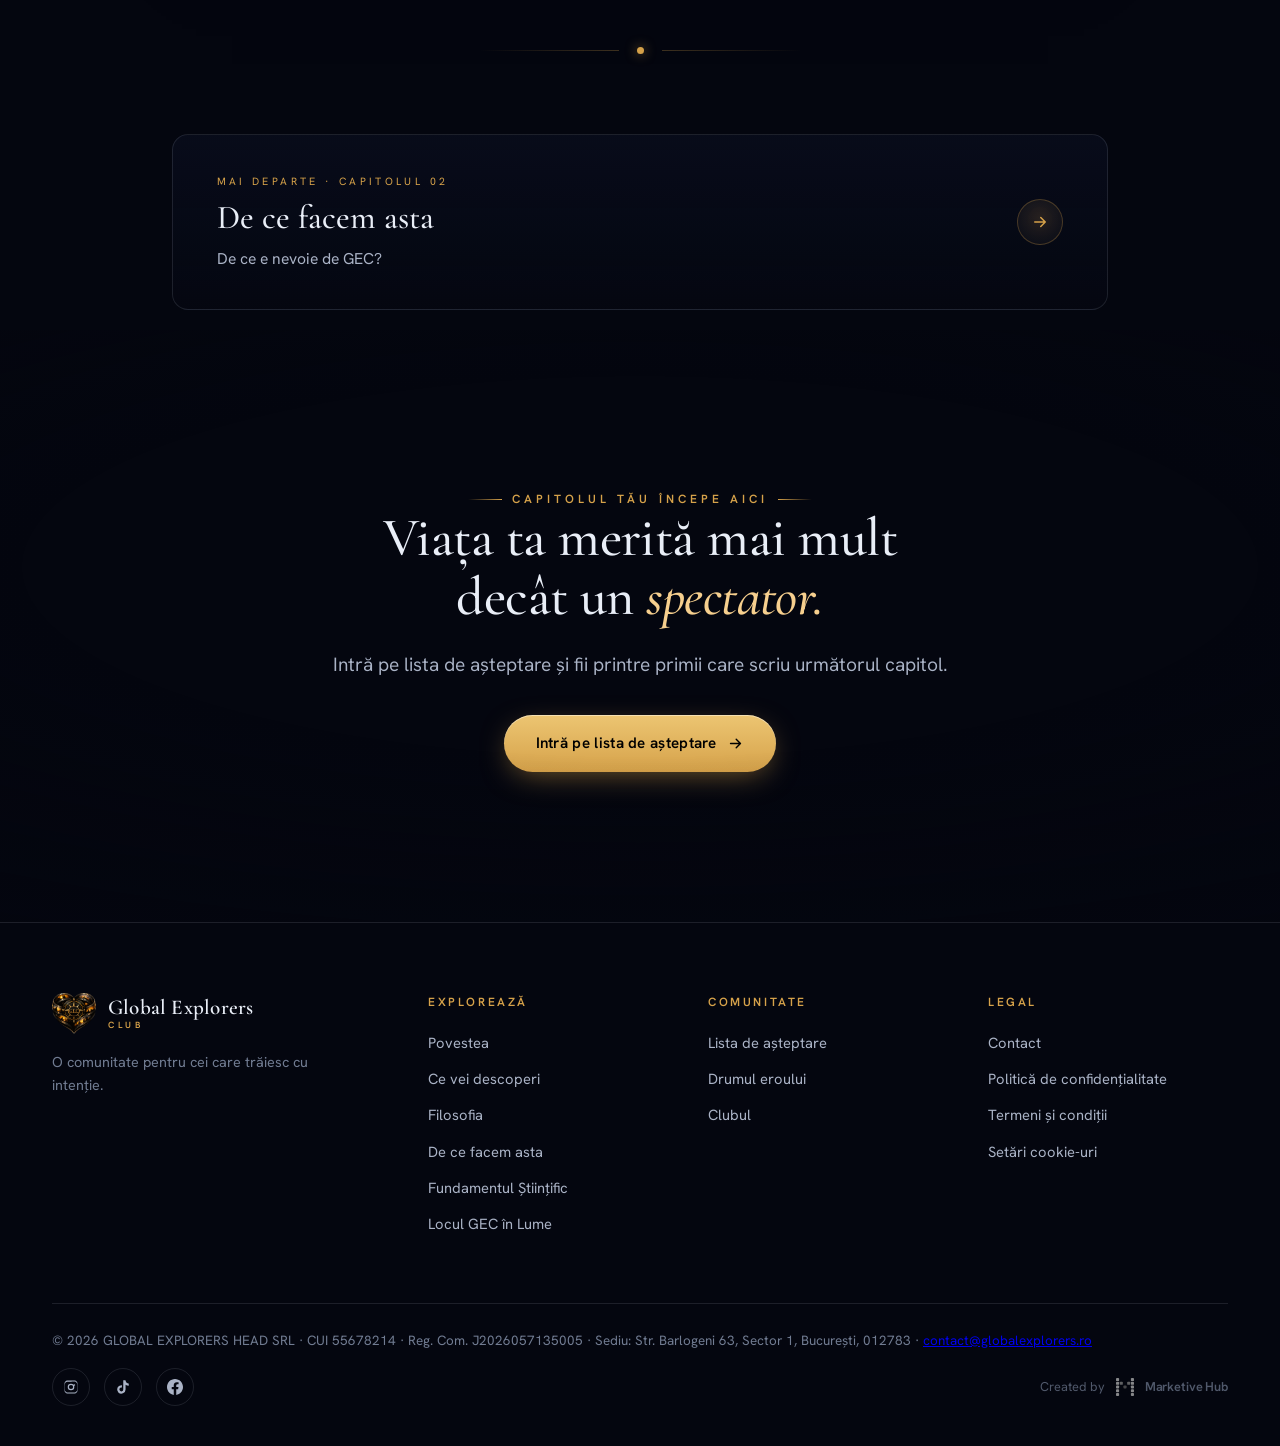
<file: filosofia.html>
<!DOCTYPE html>
<html lang="ro">
<head>
  <meta charset="UTF-8" />
  <meta name="viewport" content="width=device-width, initial-scale=1.0" />
  <title>Filosofia — Global Explorers Club</title>
  <meta name="description" content="Filosofia Global Explorers Club: sensul uman, Gardienii ca arhetipuri, epocile, ritualurile, comunitatea și moștenirea. Arhitectura care transformă viața într-o poveste trăită cu intenție." />
  <meta name="theme-color" content="#04060f" />
  <link rel="canonical" href="https://globalexplorers.ro/filosofia" />

  <link rel="icon" href="/favicon-32.png?v=3" sizes="32x32" type="image/png" />
  <link rel="icon" href="/favicon-16.png?v=3" sizes="16x16" type="image/png" />
  <link rel="apple-touch-icon" href="/apple-touch-icon.png?v=3" />
  <link rel="manifest" href="/site.webmanifest" />

  <meta property="og:type" content="article" />
  <meta property="og:site_name" content="Global Explorers Club" />
  <meta property="og:title" content="Filosofia — Global Explorers Club" />
  <meta property="og:description" content="Arhitectura care transformă viața într-o poveste trăită cu intenție: sensul, Gardienii, epocile, ritualurile, comunitatea și moștenirea." />
  <meta property="og:image" content="https://globalexplorers.ro/assets/hero-bg.jpg" />
  <meta property="og:url" content="https://globalexplorers.ro/filosofia" />
  <meta property="og:locale" content="ro_RO" />
  <meta name="twitter:card" content="summary_large_image" />
  <meta name="twitter:title" content="Filosofia — Global Explorers Club" />
  <meta name="twitter:description" content="Arhitectura care transformă viața într-o poveste trăită cu intenție." />
  <meta name="twitter:image" content="https://globalexplorers.ro/assets/hero-bg.jpg" />

  <link rel="preconnect" href="https://fonts.googleapis.com" />
  <link rel="preconnect" href="https://fonts.gstatic.com" crossorigin />
  <link href="https://fonts.googleapis.com/css2?family=Cormorant+Garamond:ital,wght@0,400;0,500;0,600;0,700;1,400;1,500;1,600&family=Hanken+Grotesk:wght@380;400;500;600;700&display=swap" rel="stylesheet" />
  <link rel="stylesheet" href="/styles.css?v=27" />

  <script type="application/ld+json">
  {
    "@context": "https://schema.org",
    "@type": "Article",
    "headline": "Filosofia Global Explorers Club",
    "description": "Arhitectura care transformă viața într-o poveste trăită cu intenție: sensul uman, Gardienii, epocile, ritualurile, comunitatea și moștenirea.",
    "inLanguage": "ro",
    "author": { "@type": "Organization", "name": "Global Explorers Club" },
    "publisher": { "@type": "Organization", "name": "Global Explorers Club" },
    "mainEntityOfPage": "https://globalexplorers.ro/filosofia"
  }
  </script>

  <style>
    /* ===== Shared page shell (Filosofia / Fundament) ===== */

    /* ===== Page hero ===== */
    .page-hero{
      position:relative; overflow:hidden; text-align:center;
      padding:clamp(150px,22vh,240px) 0 clamp(70px,10vh,120px);
    }
    .page-hero .glow{
      position:absolute; left:50%; top:24%; transform:translateX(-50%);
      width:60vmin; height:60vmin; border-radius:50%;
      background:radial-gradient(circle, rgba(240,179,94,0.16), transparent 66%);
      filter:blur(10px); z-index:0; animation:breathe 8s ease-in-out infinite; pointer-events:none;
    }
    .page-hero-inner{ position:relative; z-index:4; max-width:820px; margin:0 auto; }
    .page-hero h1{
      font-family:var(--serif); font-weight:500; letter-spacing:-0.02em; line-height:1.02;
      font-size:clamp(3rem,8vw,6rem); margin:20px 0 0;
    }
    .page-hero .kicker{ display:inline-block; margin-bottom:6px; }
    .page-hero .sub{ margin:26px auto 0; max-width:60ch; }
    .hero-rule{
      width:0; height:1px; margin:38px auto 0;
      background:linear-gradient(90deg, transparent, var(--gold), transparent);
      animation:ruleGrow 1.4s var(--ease) .5s forwards;
    }
    @keyframes ruleGrow{ to{ width:min(220px,60%); } }

    /* ===== Cinematic statement (title cards) ===== */
    .statement{
      text-align:center; max-width:900px; margin:0 auto;
      padding:clamp(56px,9vw,110px) clamp(16px,4vw,32px);
    }
    .statement p{
      font-family:var(--serif); font-weight:500; line-height:1.16; letter-spacing:-0.01em;
      font-size:clamp(1.9rem,4.4vw,3.4rem); color:var(--text);
    }
    .statement p .accent{ font-style:italic; color:var(--amber-soft); }
    .statement .small{
      font-family:var(--sans); font-size:clamp(1rem,1.5vw,1.24rem); color:var(--text-dim);
      font-weight:380; line-height:1.7; margin-top:20px; letter-spacing:0;
    }

    /* ===== Ornamental divider ===== */
    .divider-orn{ display:flex; align-items:center; justify-content:center; gap:18px; padding:clamp(20px,4vw,40px) 0; }
    .divider-orn::before,.divider-orn::after{ content:""; height:1px; width:min(140px,26vw); }
    .divider-orn::before{ background:linear-gradient(90deg, transparent, var(--line-gold)); }
    .divider-orn::after{ background:linear-gradient(90deg, var(--line-gold), transparent); }
    .divider-orn .dot{ width:7px; height:7px; border-radius:50%; background:var(--gold); box-shadow:0 0 12px rgba(214,162,74,0.7); flex:none; }

    /* ===== Philosophy sections ===== */
    .philo{ padding:clamp(40px,6vw,72px) 0; }
    .philo-inner{ max-width:1000px; margin:0 auto; }
    .philo-card{
      position:relative;
      border:1px solid var(--line); border-radius:16px;
      background:linear-gradient(180deg, rgba(14,20,42,0.42), rgba(8,11,24,0.22));
      padding:clamp(30px,4.4vw,58px);
      box-shadow:0 40px 100px -60px rgba(0,0,0,0.9), inset 0 1px 0 rgba(255,255,255,0.04);
      transition:border-color .6s, transform .6s var(--ease), box-shadow .6s;
    }
    .philo-card:hover{ border-color:var(--line-gold); transform:translateY(-4px); box-shadow:0 50px 120px -60px rgba(0,0,0,0.95), var(--glow-amber-soft); }
    .philo-head{ display:flex; align-items:center; gap:20px; margin-bottom:26px; }
    .philo-icon{
      width:60px; height:60px; flex:none; border-radius:50%;
      display:grid; place-items:center; font-size:1.6rem;
      background:radial-gradient(circle at 50% 40%, rgba(240,179,94,0.16), rgba(8,12,26,0.5));
      border:1px solid var(--line-gold); box-shadow:var(--glow-gold);
    }
    .philo-head .step{ font-family:var(--sans); font-size:0.68rem; letter-spacing:0.32em; text-transform:uppercase; color:var(--gold); display:block; margin-bottom:6px; }
    .philo-head h2{ font-family:var(--serif); font-size:clamp(1.7rem,3vw,2.5rem); font-weight:500; line-height:1.1; letter-spacing:-0.01em; }
    .philo-body p{ font-size:clamp(1.02rem,1.4vw,1.18rem); color:var(--text-dim); line-height:1.75; margin-bottom:16px; max-width:64ch; }
    .philo-body .emph{ color:var(--text); font-family:var(--serif); font-style:italic; font-size:clamp(1.2rem,1.8vw,1.5rem); line-height:1.4; margin:22px 0; }

    .philo-list{ list-style:none; margin:22px 0; display:grid; gap:2px; }
    .philo-list li{
      position:relative; padding:13px 0 13px 30px; font-size:1.02rem; color:var(--text-dim);
      border-top:1px solid var(--line); line-height:1.5;
    }
    .philo-list li:last-child{ border-bottom:1px solid var(--line); }
    .philo-list li::before{
      content:""; position:absolute; left:6px; top:50%; width:7px; height:7px; margin-top:-3.5px;
      border-radius:50%; background:var(--gold); box-shadow:0 0 8px rgba(214,162,74,0.55);
    }

    /* pullquote */
    .pullquote{
      margin:30px 0; padding:6px 0 6px 28px; border-left:2px solid var(--gold);
      font-family:var(--serif); font-style:italic; font-size:clamp(1.35rem,2.4vw,1.9rem);
      line-height:1.35; color:var(--amber-soft);
    }
    .pullquote.long{ font-size:clamp(1.1rem,1.7vw,1.5rem); white-space:nowrap; }
    @media (max-width:760px){ .pullquote.long{ white-space:normal; } }

    /* archetype grid */
    .archetype-grid{ display:grid; grid-template-columns:repeat(5,1fr); gap:14px; margin:30px 0 6px; }
    .archetype{
      border:1px solid var(--line); border-radius:12px; padding:26px 16px; text-align:center;
      background:linear-gradient(180deg, rgba(14,20,42,0.4), rgba(8,11,24,0.2));
      transition:border-color .5s, transform .5s var(--ease), box-shadow .5s;
    }
    .archetype:hover{ border-color:var(--line-gold); transform:translateY(-5px); box-shadow:var(--glow-amber-soft); }
    .archetype .name{ font-family:var(--serif); font-size:1.3rem; font-weight:600; color:var(--text); display:block; }
    .archetype .arrow{ display:block; color:var(--gold); font-size:1rem; margin:8px 0; }
    .archetype .trait{ font-size:0.72rem; letter-spacing:0.18em; text-transform:uppercase; color:var(--gold-bright); }
    @media (max-width:820px){ .archetype-grid{ grid-template-columns:repeat(2,1fr); } }
    @media (max-width:420px){ .archetype-grid{ grid-template-columns:1fr; } }

    /* CTA band */
    .cta-band{ text-align:center; padding:clamp(80px,12vw,150px) 0; position:relative; overflow:hidden; }
    .cta-band h2{ font-family:var(--serif); font-weight:500; font-size:clamp(2rem,4.4vw,3.4rem); line-height:1.08; margin-bottom:22px; }
    .cta-band .lead{ margin:0 auto 34px; }

    @media (max-width:600px){
      .philo-head{ flex-direction:row; align-items:center; gap:14px; }
      .philo-icon{ width:50px; height:50px; font-size:1.35rem; }
    }
  </style>
</head>
<body>

  <nav class="nav" id="siteNav">
    <a class="brand" href="/">
      <span class="mark"><video class="mark-anim" autoplay muted loop playsinline poster="/assets/logo.png?v=3" aria-hidden="true"><source src="/assets/logo-anim.webm?v=1" type="video/webm" /><source src="/assets/logo-anim.mp4?v=1" type="video/mp4" /></video><img class="mark-still" src="/assets/logo.png?v=3" alt="Global Explorers Club logo" /></span>
      <span class="name">Global Explorers<small>Club</small></span>
    </a>
    <div class="nav-links">
      <a href="/#poveste" class="nav-link-text">Povestea</a>
      <a href="/#descoperi" class="nav-link-text">Ce descoperi</a>
      <a href="/#drum" class="nav-link-text">Drumul eroului</a>
      <a href="/#club" class="nav-link-text">Clubul</a>
      <div class="nav-dropdown" id="navDropdown">
        <button type="button" class="nav-dropdown-toggle" id="navDropdownToggle" aria-expanded="false">
          Explorează
          <svg class="chev" width="11" height="11" viewBox="0 0 24 24" fill="none" stroke="currentColor" stroke-width="2.4" stroke-linecap="round" stroke-linejoin="round"><path d="M6 9l6 6 6-6"/></svg>
        </button>
        <div class="nav-dropdown-menu">
          <div class="nav-dropdown-menu-inner">
            <a href="/filosofia" class="active">Filosofia</a>
            <a href="/de-ce-facem-asta">De ce facem asta</a>
            <a href="/fundamentul-stiintific">Fundamentul Științific</a>
            <a href="/locul-gec-in-lume">Locul GEC în Lume</a>
          </div>
        </div>
      </div>
      <a class="btn btn-primary" href="/#waitlist">Lista de așteptare</a>
    </div>
    <button class="nav-toggle" id="navToggle" aria-label="Deschide meniul" aria-expanded="false">
      <span></span><span></span><span></span>
    </button>
  </nav>
  <div class="mobile-menu" id="mobileMenu" aria-hidden="true">
    <div class="mobile-menu-inner">
      <nav class="mobile-nav">
        <a href="/#poveste">Povestea</a>
        <a href="/#descoperi">Ce descoperi</a>
        <a href="/#drum">Drumul eroului</a>
        <a href="/#club">Clubul</a>
        <span class="mobile-nav-label">Explorează</span>
        <a href="/filosofia" class="active">Filosofia</a>
        <a href="/de-ce-facem-asta">De ce facem asta</a>
        <a href="/fundamentul-stiintific">Fundamentul Științific</a>
        <a href="/locul-gec-in-lume">Locul GEC în Lume</a>
      </nav>
      <a class="btn btn-primary mobile-menu-cta" href="/#waitlist">
        Lista de așteptare
        <svg class="arrow" width="17" height="17" viewBox="0 0 24 24" fill="none" stroke="currentColor" stroke-width="2" stroke-linecap="round" stroke-linejoin="round"><path d="M5 12h14M13 6l6 6-6 6"/></svg>
      </a>
      <p class="mobile-menu-foot">Global Explorers Club · 2026</p>
    </div>
  </div>

  <header class="page-hero vignette">
    <div class="glow"></div>
    <div class="embers" aria-hidden="true">
      <span class="ember" style="left:12%;--drift:22px;width:2px;height:2px;animation-duration:13s;animation-delay:-3s;"></span>
      <span class="ember" style="left:24%;--drift:-18px;width:3px;height:3px;animation-duration:16s;animation-delay:-8s;"></span>
      <span class="ember" style="left:39%;--drift:30px;width:2px;height:2px;animation-duration:12s;animation-delay:-1s;"></span>
      <span class="ember" style="left:52%;--drift:-25px;width:3px;height:3px;animation-duration:18s;animation-delay:-11s;"></span>
      <span class="ember" style="left:66%;--drift:16px;width:2px;height:2px;animation-duration:14s;animation-delay:-5s;"></span>
      <span class="ember" style="left:78%;--drift:-30px;width:3px;height:3px;animation-duration:17s;animation-delay:-9s;"></span>
      <span class="ember" style="left:88%;--drift:20px;width:2px;height:2px;animation-duration:15s;animation-delay:-2s;"></span>
    </div>
    <div class="wrap">
      <div class="page-hero-inner">
        <span class="eyebrow centered kicker">Filosofia · Global Explorers Club</span>
        <h1>Filosofia</h1>
        <p class="lead sub">De ce existăm, cum vedem viața și ce lăsăm mai departe. Nu o teorie, ci o arhitectură a sensului.</p>
        <div class="hero-rule"></div>
      </div>
    </div>
  </header>

  <section class="chain" aria-label="Parcursul GEC">
    <div class="wrap chain-inner">
      <span class="chain-step current" aria-current="page">
        <span class="chain-num">01</span>
        <span class="chain-name">Filosofia</span>
        <span class="chain-q">În ce credem?</span>
      </span>
      <a class="chain-step" href="/de-ce-facem-asta">
        <span class="chain-num">02</span>
        <span class="chain-name">De ce facem asta</span>
        <span class="chain-q">De ce e nevoie de GEC?</span>
      </a>
      <a class="chain-step" href="/fundamentul-stiintific">
        <span class="chain-num">03</span>
        <span class="chain-name">Fundamentul Științific</span>
        <span class="chain-q">De ce credem că funcționează?</span>
      </a>
      <a class="chain-step" href="/locul-gec-in-lume">
        <span class="chain-num">04</span>
        <span class="chain-name">Locul GEC în Lume</span>
        <span class="chain-q">Ce construim și unde se încadrează?</span>
      </a>
    </div>
  </section>

  <section class="statement">
    <p class="reveal">Viața nu este o listă de momente.<br/><span class="accent">Este o călătorie.</span></p>
    <p class="small reveal">Oamenii nu caută doar experiențe. Caută sens, continuitate, identitate și poveste.</p>
  </section>

  <div class="divider-orn"><span class="dot"></span></div>

  <!-- 1. Sensul uman -->
  <section class="philo">
    <div class="wrap philo-inner">
      <div class="philo-card reveal">
        <div class="philo-head">
          <span class="philo-icon">🧭</span>
          <div><span class="step">Capitolul I</span><h2>De ce există GEC: perspectiva sensului uman</h2></div>
        </div>
        <div class="philo-body">
          <p>Oamenii nu caută doar experiențe. Caută sens, continuitate, identitate și poveste.</p>
          <p class="emph">Viața nu este o listă de momente. Este o călătorie.</p>
          <p>Iar călătoria are nevoie de:</p>
          <ul class="philo-list">
            <li>ritualuri</li>
            <li>treceri</li>
            <li>epoci</li>
            <li>simboluri</li>
            <li>introspecție</li>
            <li>comunitate</li>
            <li>un loc unde să fie văzută și înțeleasă</li>
          </ul>
          <p class="pullquote long">GEC este arhitectura care transformă viața într-o poveste trăită cu intenție.</p>
        </div>
      </div>
    </div>
  </section>

  <!-- 2. Gardienii -->
  <section class="philo">
    <div class="wrap philo-inner">
      <div class="philo-card reveal">
        <div class="philo-head">
          <span class="philo-icon">🔱</span>
          <div><span class="step">Capitolul II</span><h2>Filosofia Gardienilor</h2></div>
        </div>
        <div class="philo-body">
          <p>Gardienii nu sunt personaje. Sunt arhetipuri psihologice.</p>
          <p>Fiecare Gardian reprezintă:</p>
          <ul class="philo-list">
            <li>o stare</li>
            <li>o lecție</li>
            <li>un mod de a vedea lumea</li>
            <li>o etapă din viața ta</li>
          </ul>
          <div class="archetype-grid">
            <div class="archetype"><span class="name">Elefantul</span><span class="arrow">→</span><span class="trait">Răbdare</span></div>
            <div class="archetype"><span class="name">Rinocerul</span><span class="arrow">→</span><span class="trait">Direcție</span></div>
            <div class="archetype"><span class="name">Girafa</span><span class="arrow">→</span><span class="trait">Perspectivă</span></div>
            <div class="archetype"><span class="name">Hipopotamul</span><span class="arrow">→</span><span class="trait">Echilibru</span></div>
            <div class="archetype"><span class="name">Leul</span><span class="arrow">→</span><span class="trait">Curaj</span></div>
          </div>
          <p class="pullquote">Gardienii sunt ghizii interiori ai Filmului Vieții.</p>
        </div>
      </div>
    </div>
  </section>

  <div class="divider-orn"><span class="dot"></span></div>

  <section class="statement">
    <p class="reveal">Viața nu se trăiește în ani.<br/><span class="accent">Se trăiește în epoci.</span></p>
  </section>

  <!-- 3. Epocile -->
  <section class="philo">
    <div class="wrap philo-inner">
      <div class="philo-card reveal">
        <div class="philo-head">
          <span class="philo-icon">🔮</span>
          <div><span class="step">Capitolul III</span><h2>Filosofia Epocilor</h2></div>
        </div>
        <div class="philo-body">
          <p>O epocă este:</p>
          <ul class="philo-list">
            <li>o perioadă cu sens</li>
            <li>o temă</li>
            <li>o transformare</li>
            <li>o etapă a identității</li>
          </ul>
          <p class="emph">GEC nu îți arată ce ai făcut. Îți arată cine ai devenit.</p>
        </div>
      </div>
    </div>
  </section>

  <!-- 4. Ritualurile -->
  <section class="philo">
    <div class="wrap philo-inner">
      <div class="philo-card reveal">
        <div class="philo-head">
          <span class="philo-icon">🔥</span>
          <div><span class="step">Capitolul IV</span><h2>Filosofia Ritualurilor</h2></div>
        </div>
        <div class="philo-body">
          <p class="emph">Ritualurile sunt podurile dintre epoci.</p>
          <p>Ele:</p>
          <ul class="philo-list">
            <li>marchează trecerea</li>
            <li>creează claritate</li>
            <li>aduc sens</li>
            <li>transformă haosul în ordine</li>
          </ul>
          <p class="pullquote">Ritualul nu este magie. Este structura emoțională a vieții.</p>
        </div>
      </div>
    </div>
  </section>

  <!-- 5. Comunitatea -->
  <section class="philo">
    <div class="wrap philo-inner">
      <div class="philo-card reveal">
        <div class="philo-head">
          <span class="philo-icon">🌍</span>
          <div><span class="step">Capitolul V</span><h2>Filosofia Comunității</h2></div>
        </div>
        <div class="philo-body">
          <p>Exploratorii nu sunt utilizatori. Sunt pelerini ai propriei vieți.</p>
          <p class="emph">Comunitatea nu este socială. Este civilizațională.</p>
          <p class="pullquote">World Caffè nu este un local. Este templul conversației.</p>
        </div>
      </div>
    </div>
  </section>

  <!-- 6. Moștenirea -->
  <section class="philo">
    <div class="wrap philo-inner">
      <div class="philo-card reveal">
        <div class="philo-head">
          <span class="philo-icon">🏛️</span>
          <div><span class="step">Capitolul VI</span><h2>Filosofia Moștenirii</h2></div>
        </div>
        <div class="philo-body">
          <p class="emph">Viața nu este doar trăită. Este lăsată mai departe.</p>
          <p>Filmul Vieții devine:</p>
          <ul class="philo-list">
            <li>moștenire</li>
            <li>identitate</li>
            <li>poveste</li>
            <li>continuitate</li>
            <li>dovada că ai trăit cu sens</li>
          </ul>
          <p class="pullquote">GEC nu păstrează date. Păstrează viața.</p>
        </div>
      </div>
    </div>
  </section>

  <div class="divider-orn"><span class="dot"></span></div>

  <section class="page-next">
    <div class="wrap">
      <a class="next-card reveal" href="/de-ce-facem-asta">
        <span class="next-text">
          <span class="next-label">Mai departe · Capitolul 02</span>
          <span class="next-title">De ce facem asta</span>
          <span class="next-q">De ce e nevoie de GEC?</span>
        </span>
        <span class="next-arrow">
          <svg width="18" height="18" viewBox="0 0 24 24" fill="none" stroke="currentColor" stroke-width="2" stroke-linecap="round" stroke-linejoin="round"><path d="M5 12h14M13 6l6 6-6 6"/></svg>
        </span>
      </a>
    </div>
  </section>

  <section class="cta-band vignette">
    <div class="embers" aria-hidden="true">
      <span class="ember" style="left:20%;--drift:20px;width:2px;height:2px;animation-duration:14s;animation-delay:-4s;"></span>
      <span class="ember" style="left:46%;--drift:-22px;width:3px;height:3px;animation-duration:17s;animation-delay:-9s;"></span>
      <span class="ember" style="left:72%;--drift:18px;width:2px;height:2px;animation-duration:15s;animation-delay:-2s;"></span>
    </div>
    <div class="wrap">
      <div class="reveal" style="max-width:720px;margin:0 auto;">
        <span class="eyebrow centered">Capitolul tău începe aici</span>
        <h2>Viața ta merită mai mult<br/>decât un <span class="italic-accent">spectator.</span></h2>
        <p class="lead">Intră pe lista de așteptare și fii printre primii care scriu următorul capitol.</p>
        <a class="btn btn-primary" href="/#waitlist">Intră pe lista de așteptare
          <svg class="arrow" width="17" height="17" viewBox="0 0 24 24" fill="none" stroke="currentColor" stroke-width="2" stroke-linecap="round" stroke-linejoin="round"><path d="M5 12h14M13 6l6 6-6 6"/></svg>
        </a>
      </div>
    </div>
  </section>

  <footer class="footer">
    <div class="wrap">
      <div class="footer-grid">
        <div>
          <a class="brand" href="/">
            <span class="mark"><img src="/assets/logo.png?v=3" alt="Global Explorers Club" /></span>
            <span class="name">Global Explorers<small>Club</small></span>
          </a>
          <p class="footer-about">O comunitate pentru cei care trăiesc cu intenție.</p>
        </div>
        <div class="footer-col">
          <h5>Explorează</h5>
          <a href="/#poveste">Povestea</a>
          <a href="/#descoperi">Ce vei descoperi</a>
          <a href="/filosofia">Filosofia</a>
          <a href="/de-ce-facem-asta">De ce facem asta</a>
          <a href="/fundamentul-stiintific">Fundamentul Științific</a>
          <a href="/locul-gec-in-lume">Locul GEC în Lume</a>
        </div>
        <div class="footer-col">
          <h5>Comunitate</h5>
          <a href="/#waitlist">Lista de așteptare</a>
          <a href="/#drum">Drumul eroului</a>
          <a href="/#club">Clubul</a>
        </div>
        <div class="footer-col">
          <h5>Legal</h5>
          <a href="mailto:contact@globalexplorers.ro">Contact</a>
          <a href="/politica-confidentialitate">Politică de confidențialitate</a>
          <a href="/termeni-conditii">Termeni și condiții</a>
          <a href="#" data-cookie-settings>Setări cookie-uri</a>
        </div>
      </div>
      <div class="footer-bottom">
        <p>© 2026 GLOBAL EXPLORERS HEAD SRL · CUI 55678214 · Reg. Com. J2026057135005 · Sediu: Str. Barlogeni 63, Sector 1, București, 012783 · <a href="mailto:contact@globalexplorers.ro">contact@globalexplorers.ro</a></p>
        <div class="footer-social">
          <a href="https://www.instagram.com/globalexplorersclub1/" aria-label="Instagram" target="_blank" rel="noopener noreferrer"><svg width="16" height="16" viewBox="0 0 24 24" fill="currentColor"><path d="M12 2.2c3.2 0 3.6 0 4.8.07 1.2.06 1.8.25 2.2.42.6.22 1 .48 1.4.9.42.4.68.8.9 1.4.17.4.36 1 .42 2.2.06 1.2.07 1.6.07 4.8s0 3.6-.07 4.8c-.06 1.2-.25 1.8-.42 2.2-.22.6-.48 1-.9 1.4-.4.42-.8.68-1.4.9-.4.17-1 .36-2.2.42-1.2.06-1.6.07-4.8.07s-3.6 0-4.8-.07c-1.2-.06-1.8-.25-2.2-.42a3.8 3.8 0 0 1-1.4-.9 3.8 3.8 0 0 1-.9-1.4c-.17-.4-.36-1-.42-2.2C2.2 15.6 2.2 15.2 2.2 12s0-3.6.07-4.8c.06-1.2.25-1.8.42-2.2.22-.6.48-1 .9-1.4.4-.42.8-.68 1.4-.9.4-.17 1-.36 2.2-.42C8.4 2.2 8.8 2.2 12 2.2Zm0 1.8c-3.1 0-3.5 0-4.7.07-1.1.05-1.7.24-2.1.4-.5.2-.9.43-1.3.83-.4.4-.63.8-.83 1.3-.16.4-.35 1-.4 2.1C2.6 9.7 2.6 10.1 2.6 12s0 2.3.07 3.5c.05 1.1.24 1.7.4 2.1.2.5.43.9.83 1.3.4.4.8.63 1.3.83.4.16 1 .35 2.1.4 1.2.07 1.6.07 4.7.07s3.5 0 4.7-.07c1.1-.05 1.7-.24 2.1-.4.5-.2.9-.43 1.3-.83.4-.4.63-.8.83-1.3.16-.4.35-1 .4-2.1.07-1.2.07-1.6.07-3.5s0-2.3-.07-3.5c-.05-1.1-.24-1.7-.4-2.1a3.5 3.5 0 0 0-.83-1.3 3.5 3.5 0 0 0-1.3-.83c-.4-.16-1-.35-2.1-.4C15.5 4 15.1 4 12 4Zm0 3.06A4.94 4.94 0 1 1 12 17a4.94 4.94 0 0 1 0-9.88Zm0 1.8a3.14 3.14 0 1 0 0 6.28 3.14 3.14 0 0 0 0-6.28Zm5.14-.95a1.15 1.15 0 1 1 0 2.3 1.15 1.15 0 0 1 0-2.3Z"/></svg></a>
          <a href="https://www.tiktok.com/@globalexplorersclub1" aria-label="TikTok" target="_blank" rel="noopener noreferrer"><svg width="16" height="16" viewBox="0 0 24 24" fill="currentColor"><path d="M19.59 6.69a4.83 4.83 0 0 1-3.77-4.25V2h-3.45v13.67a2.89 2.89 0 0 1-5.2 1.74 2.89 2.89 0 0 1 2.31-4.64c.3 0 .6.05.88.13V9.4a6.84 6.84 0 0 0-1-.05A6.33 6.33 0 0 0 5 20.1a6.34 6.34 0 0 0 10.86-4.43v-7a8.16 8.16 0 0 0 4.77 1.52v-3.4a4.85 4.85 0 0 1-1-.1Z"/></svg></a>
          <a href="https://www.facebook.com/people/Global-Explorers-Club/61590750172396/" aria-label="Facebook" target="_blank" rel="noopener noreferrer"><svg width="16" height="16" viewBox="0 0 24 24" fill="currentColor"><path d="M24 12.07C24 5.4 18.63 0 12 0S0 5.4 0 12.07C0 18.1 4.39 23.1 10.13 24v-8.44H7.08v-3.49h3.05V9.41c0-3.02 1.79-4.69 4.53-4.69 1.31 0 2.68.24 2.68.24v2.97h-1.5c-1.49 0-1.96.93-1.96 1.89v2.25h3.33l-.53 3.49h-2.8V24C19.61 23.1 24 18.1 24 12.07Z"/></svg></a>
        </div>
        <a class="footer-credit" href="https://marketivehub.com" target="_blank" rel="noopener"><span>Created by</span><img src="/assets/marketive-hub-mark.svg" alt="" width="20" height="20"><b>Marketive Hub</b></a>
      </div>
    </div>
  </footer>

  <script>
    (function(){
      var nav = document.getElementById('siteNav');
      var toggle = document.getElementById('navToggle');
      var menu = document.getElementById('mobileMenu');
      var onScroll = function(){ nav.classList.toggle('scrolled', window.scrollY > 40); };
      onScroll(); window.addEventListener('scroll', onScroll, { passive:true });
      var setMenu = function(open){
        toggle.classList.toggle('open', open);
        menu.classList.toggle('open', open);
        toggle.setAttribute('aria-expanded', open);
        menu.setAttribute('aria-hidden', !open);
        document.documentElement.classList.toggle('wl-lock', open);
      };
      toggle.addEventListener('click', function(){ setMenu(!menu.classList.contains('open')); });
      menu.querySelectorAll('a').forEach(function(a){ a.addEventListener('click', function(){ setMenu(false); }); });

      var dropdown = document.getElementById('navDropdown');
      var dropdownToggle = document.getElementById('navDropdownToggle');
      var setDropdown = function(open){
        dropdown.classList.toggle('open', open);
        dropdownToggle.setAttribute('aria-expanded', open);
      };
      dropdownToggle.addEventListener('click', function(e){ e.stopPropagation(); setDropdown(!dropdown.classList.contains('open')); });
      document.addEventListener('click', function(e){ if(!dropdown.contains(e.target)) setDropdown(false); });
      document.addEventListener('keydown', function(e){ if(e.key === 'Escape') setDropdown(false); });
      var io = new IntersectionObserver(function(es){
        es.forEach(function(e){ if(e.isIntersecting){ e.target.classList.add('in'); io.unobserve(e.target); } });
      }, { threshold:0.14, rootMargin:'0px 0px -8% 0px' });
      document.querySelectorAll('.reveal').forEach(function(el){ io.observe(el); });
    })();
  </script>
  <script src="/consent.js?v=1" defer></script>
  <script src="/waitlist.js?v=6" defer></script>
  <script defer src="https://va.vercel-scripts.com/v1/script.js"></script>
</body>
</html>
</file>
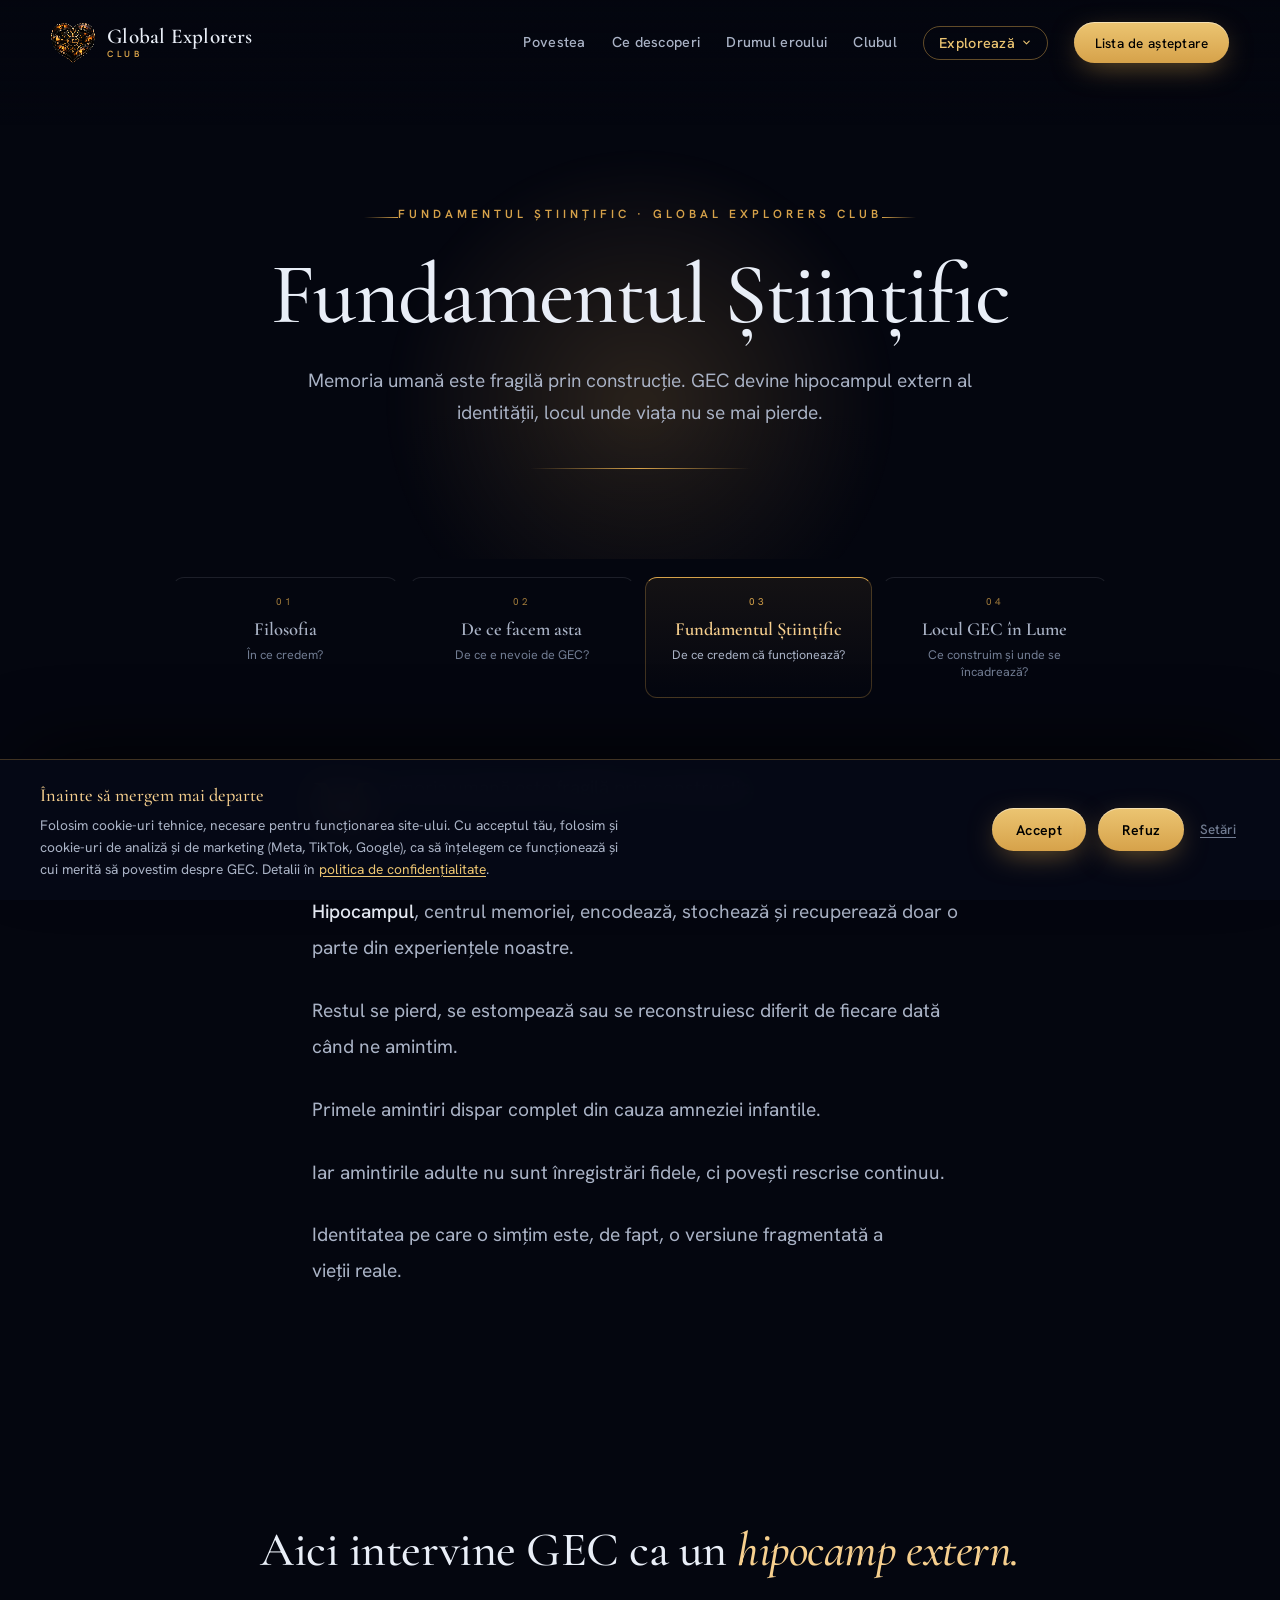
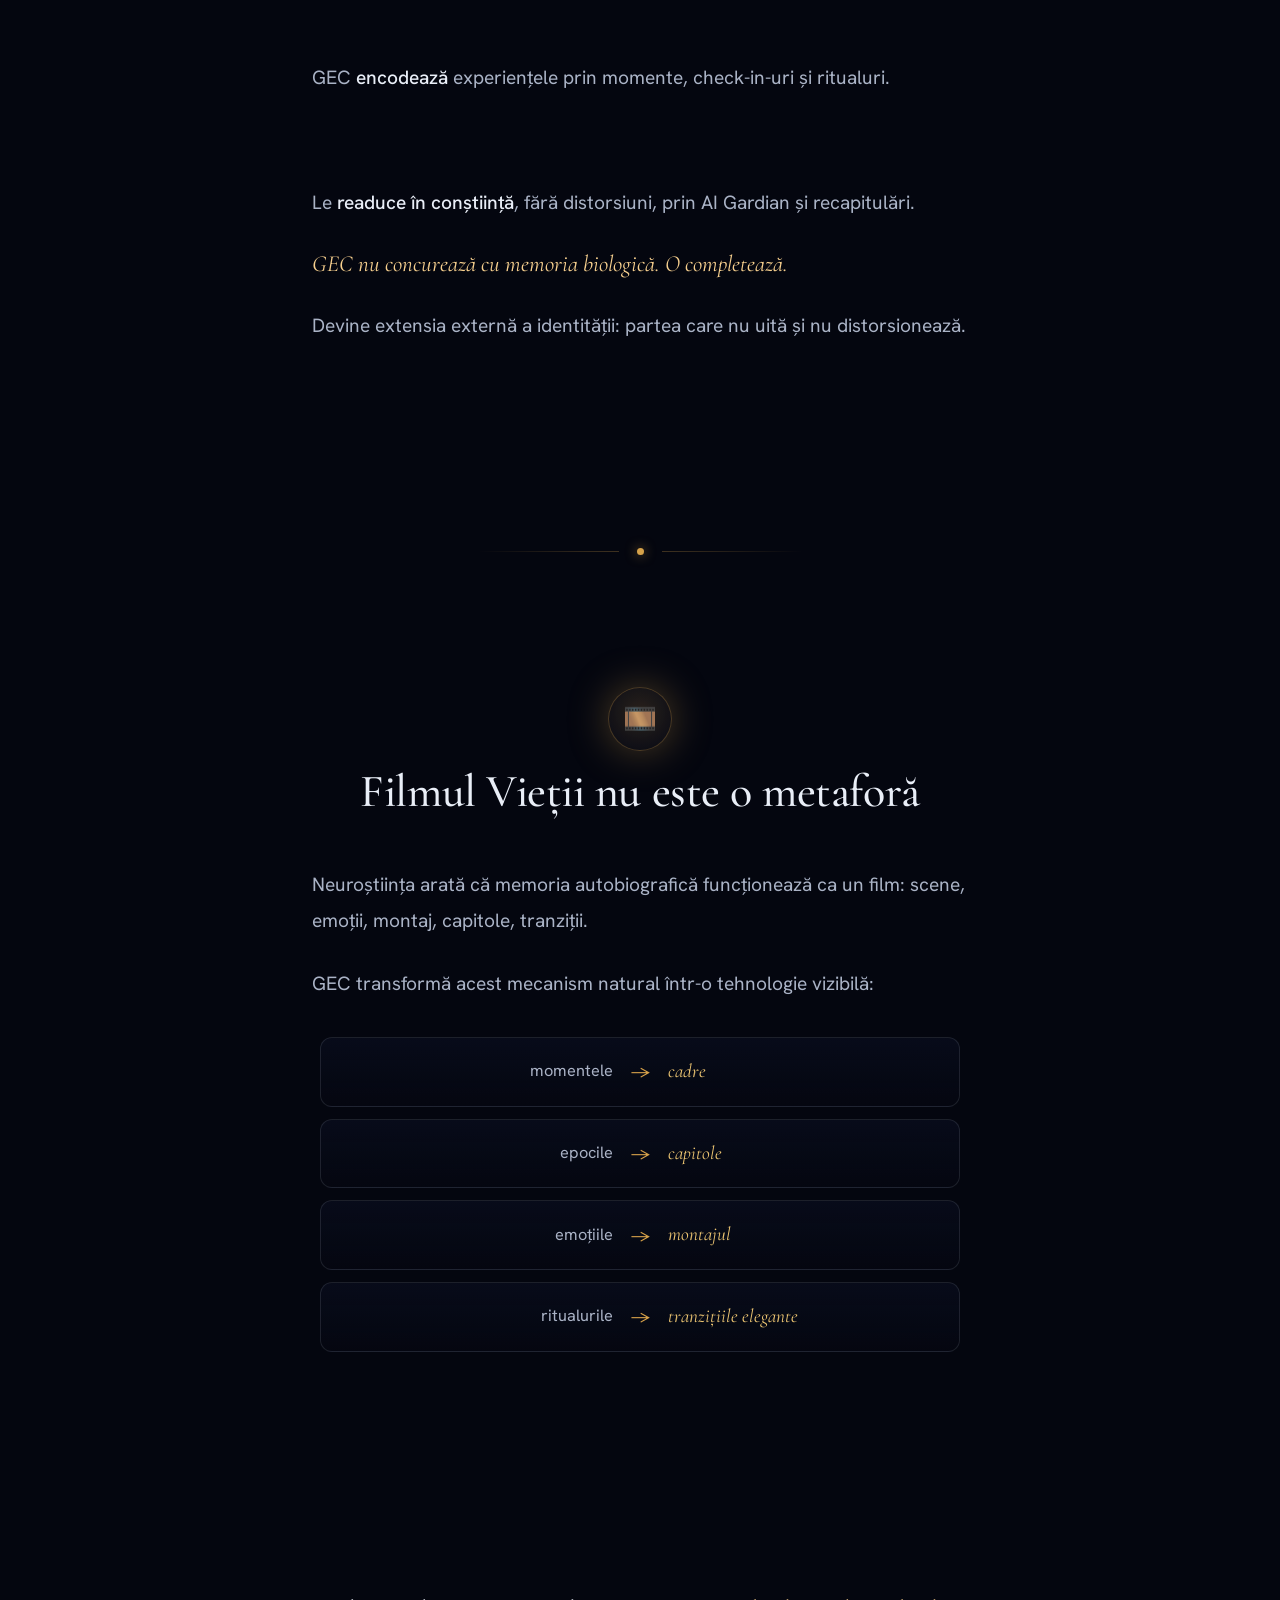
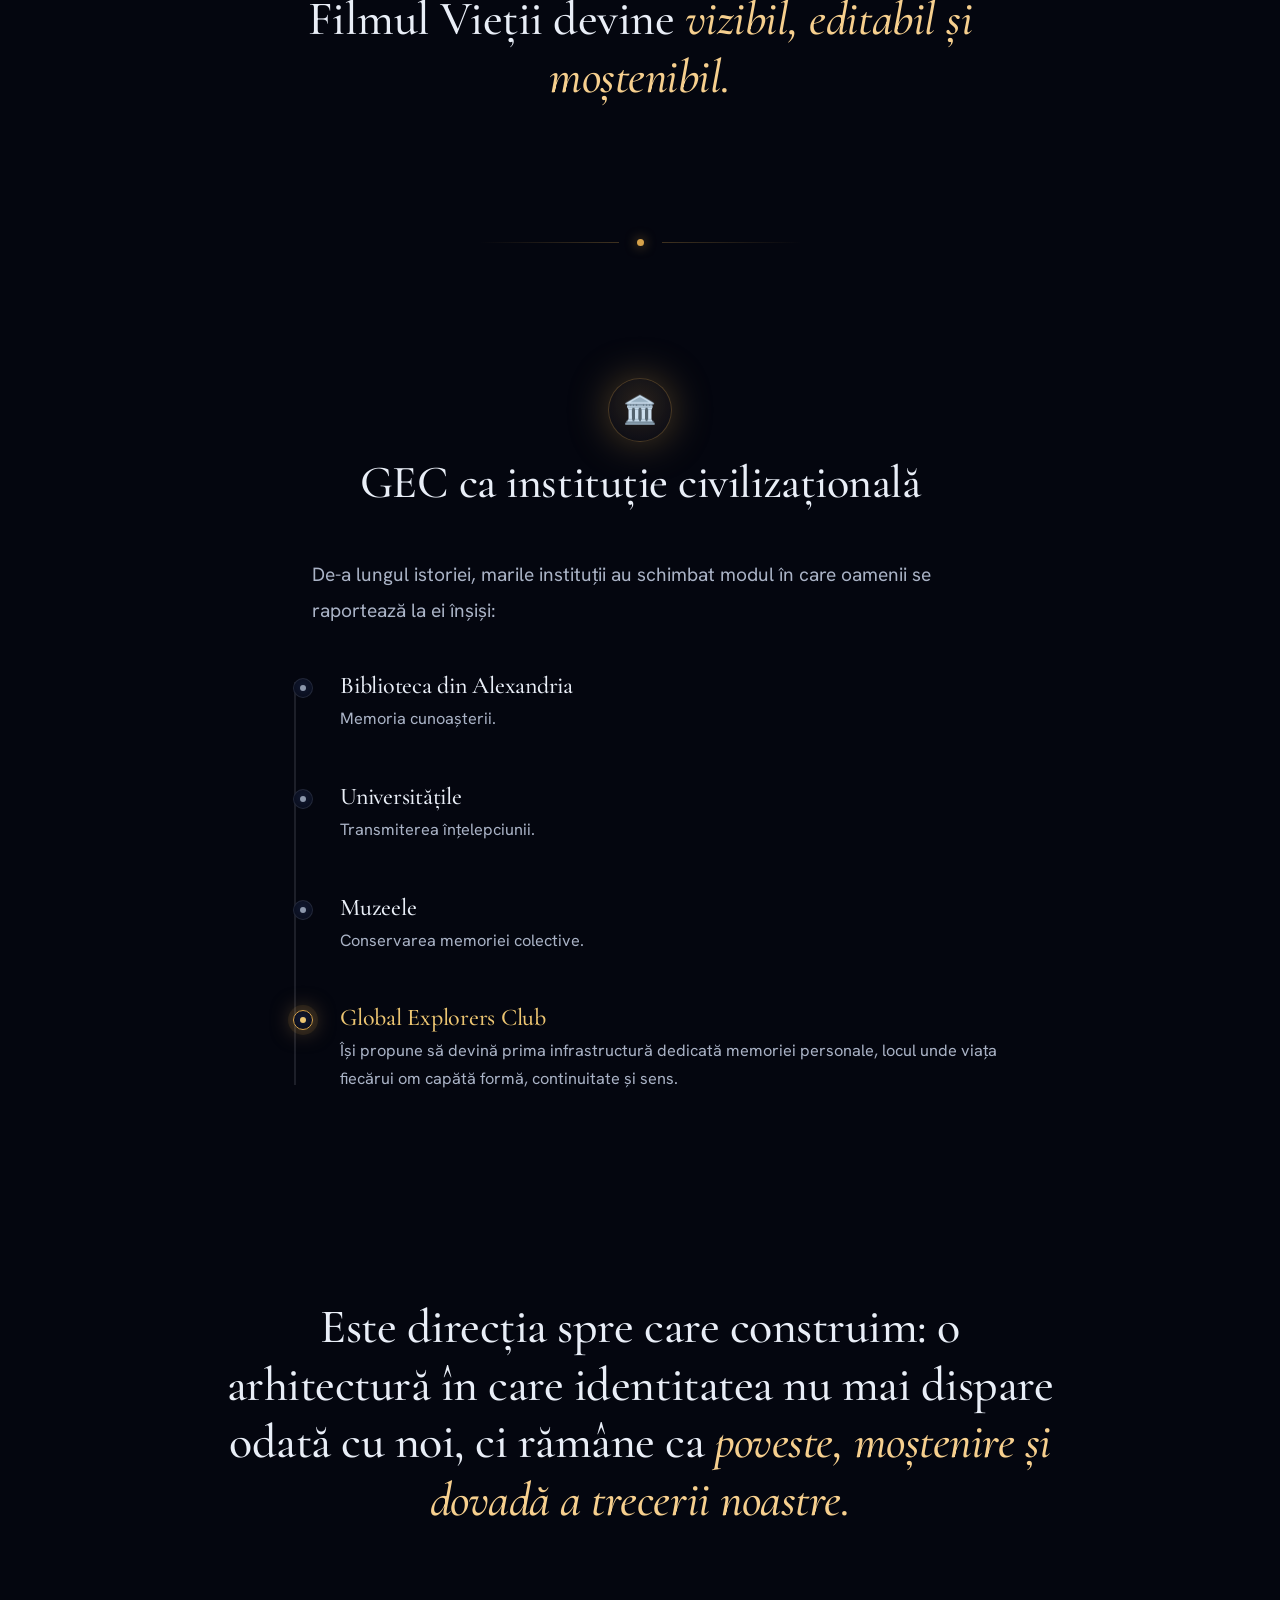
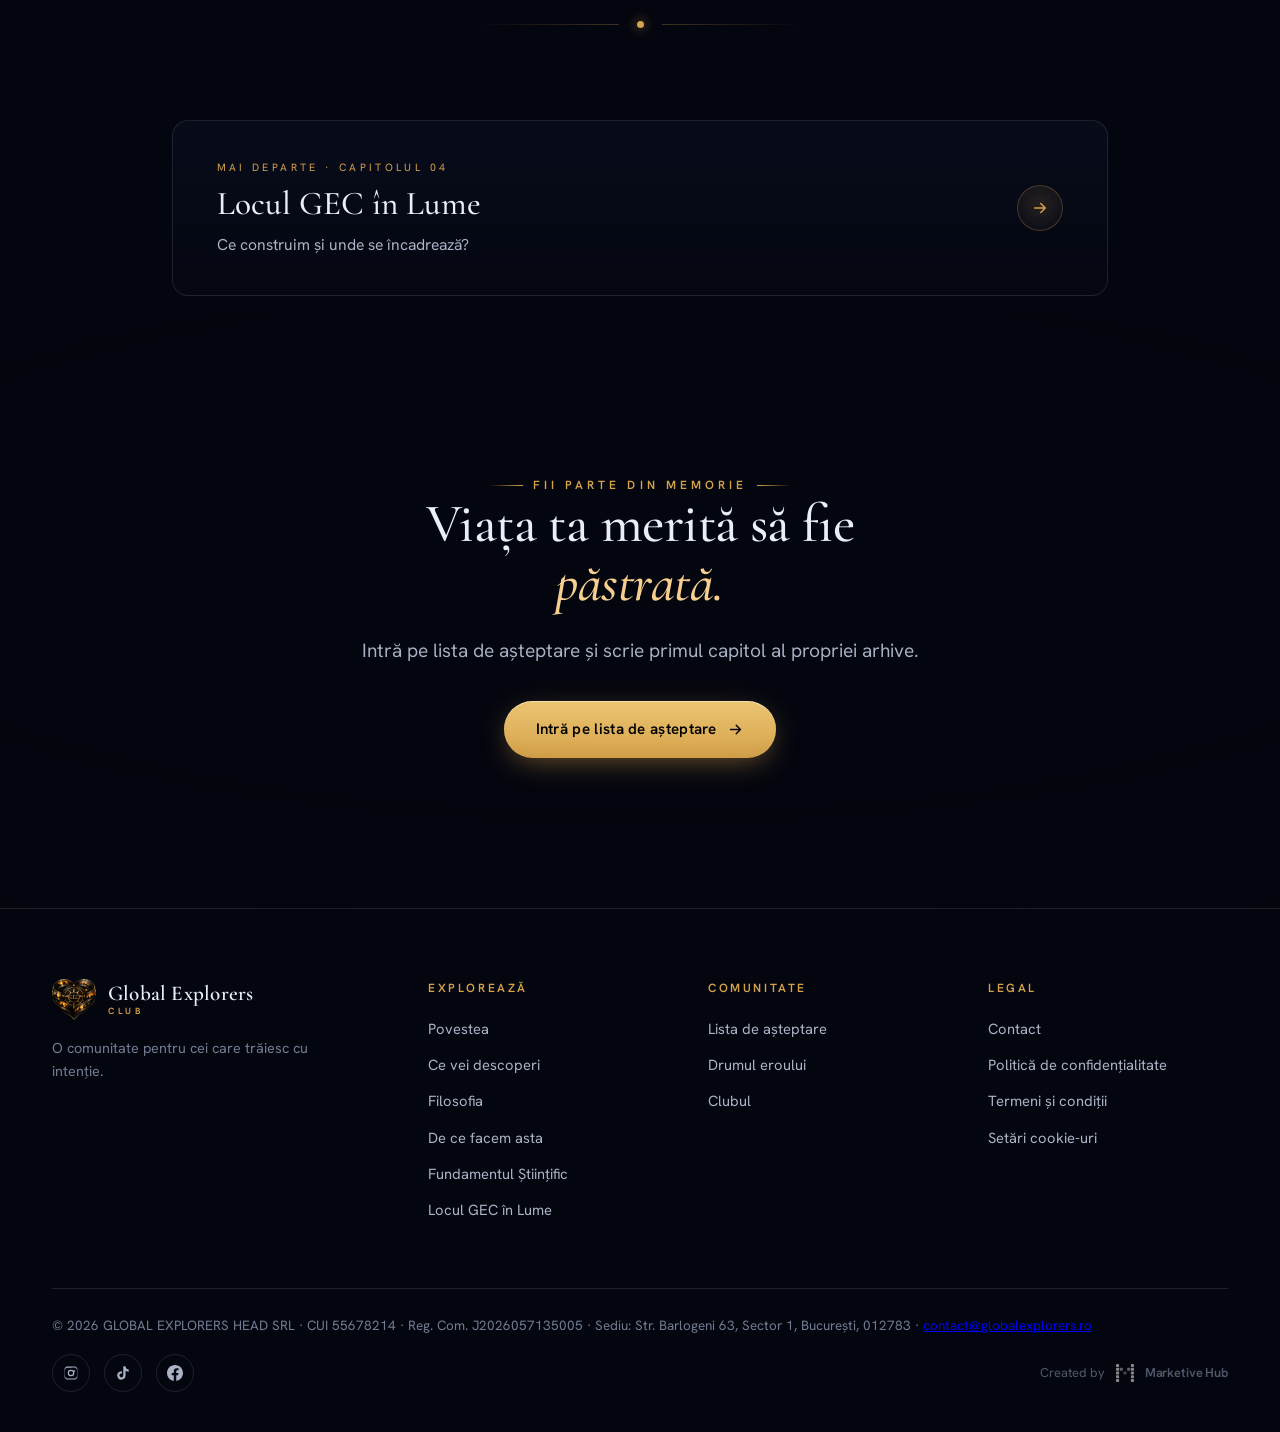
<file: fundamentul-stiintific.html>
<!DOCTYPE html>
<html lang="ro">
<head>
  <meta charset="UTF-8" />
  <meta name="viewport" content="width=device-width, initial-scale=1.0" />
  <title>Fundamentul Științific — Global Explorers Club</title>
  <meta name="description" content="Fundamentul științific al GEC: memoria umană este fragilă prin construcție. GEC devine un hipocamp extern, extensia externă a identității, și își propune să devină prima infrastructură dedicată memoriei personale." />
  <meta name="theme-color" content="#04060f" />
  <link rel="canonical" href="https://globalexplorers.ro/fundamentul-stiintific" />

  <link rel="icon" href="/favicon-32.png?v=3" sizes="32x32" type="image/png" />
  <link rel="icon" href="/favicon-16.png?v=3" sizes="16x16" type="image/png" />
  <link rel="apple-touch-icon" href="/apple-touch-icon.png?v=3" />
  <link rel="manifest" href="/site.webmanifest" />

  <meta property="og:type" content="article" />
  <meta property="og:site_name" content="Global Explorers Club" />
  <meta property="og:title" content="Fundamentul Științific — Global Explorers Club" />
  <meta property="og:description" content="Memoria umană este fragilă prin construcție. GEC devine un hipocamp extern, extensia externă a identității noastre." />
  <meta property="og:image" content="https://globalexplorers.ro/assets/hero-bg.jpg" />
  <meta property="og:url" content="https://globalexplorers.ro/fundamentul-stiintific" />
  <meta property="og:locale" content="ro_RO" />
  <meta name="twitter:card" content="summary_large_image" />
  <meta name="twitter:title" content="Fundamentul Științific — Global Explorers Club" />
  <meta name="twitter:description" content="Memoria umană este fragilă prin construcție. GEC devine extensia externă a identității noastre." />
  <meta name="twitter:image" content="https://globalexplorers.ro/assets/hero-bg.jpg" />

  <link rel="preconnect" href="https://fonts.googleapis.com" />
  <link rel="preconnect" href="https://fonts.gstatic.com" crossorigin />
  <link href="https://fonts.googleapis.com/css2?family=Cormorant+Garamond:ital,wght@0,400;0,500;0,600;0,700;1,400;1,500;1,600&family=Hanken+Grotesk:wght@380;400;500;600;700&display=swap" rel="stylesheet" />
  <link rel="stylesheet" href="/styles.css?v=27" />

  <script type="application/ld+json">
  {
    "@context": "https://schema.org",
    "@type": "Article",
    "headline": "Fundamentul Științific al Global Explorers Club",
    "description": "Memoria umană este fragilă prin construcție. GEC devine un hipocamp extern, extensia externă a identității noastre, și își propune să devină prima infrastructură dedicată memoriei personale.",
    "inLanguage": "ro",
    "author": { "@type": "Organization", "name": "Global Explorers Club" },
    "publisher": { "@type": "Organization", "name": "Global Explorers Club" },
    "mainEntityOfPage": "https://globalexplorers.ro/fundamentul-stiintific"
  }
  </script>

  <style>
    /* ===== Shared page shell ===== */
    .read-progress{ position:fixed; top:0; left:0; height:2px; width:0; z-index:101;
      background:linear-gradient(90deg, var(--gold), var(--amber)); box-shadow:0 0 12px rgba(240,179,94,0.6); transition:width .1s linear; }

    .page-hero{ position:relative; overflow:hidden; text-align:center; padding:clamp(150px,22vh,240px) 0 clamp(70px,10vh,120px); }
    .page-hero .glow{ position:absolute; left:50%; top:24%; transform:translateX(-50%); width:60vmin; height:60vmin; border-radius:50%;
      background:radial-gradient(circle, rgba(240,179,94,0.16), transparent 66%); filter:blur(10px); z-index:0; animation:breathe 8s ease-in-out infinite; pointer-events:none; }
    .page-hero-inner{ position:relative; z-index:4; max-width:860px; margin:0 auto; }
    .page-hero h1{ font-family:var(--serif); font-weight:500; letter-spacing:-0.02em; line-height:1.02; font-size:clamp(2.6rem,7vw,5.4rem); margin:20px 0 0; }
    .page-hero .kicker{ display:inline-block; margin-bottom:6px; }
    .page-hero .sub{ margin:26px auto 0; max-width:62ch; }
    .hero-rule{ width:0; height:1px; margin:38px auto 0; background:linear-gradient(90deg, transparent, var(--gold), transparent); animation:ruleGrow 1.4s var(--ease) .5s forwards; }
    @keyframes ruleGrow{ to{ width:min(220px,60%); } }

    .divider-orn{ display:flex; align-items:center; justify-content:center; gap:18px; padding:clamp(24px,5vw,52px) 0; }
    .divider-orn::before,.divider-orn::after{ content:""; height:1px; width:min(140px,26vw); }
    .divider-orn::before{ background:linear-gradient(90deg, transparent, var(--line-gold)); }
    .divider-orn::after{ background:linear-gradient(90deg, var(--line-gold), transparent); }
    .divider-orn .dot{ width:7px; height:7px; border-radius:50%; background:var(--gold); box-shadow:0 0 12px rgba(214,162,74,0.7); flex:none; }

    /* ===== Long-form reading ===== */
    .reading{ max-width:720px; margin:0 auto; padding:0 clamp(16px,4vw,32px); }
    .reading p{ font-size:clamp(1.08rem,1.5vw,1.28rem); line-height:1.9; color:var(--text-dim); margin-bottom:26px; text-wrap:pretty; }
    .reading p.lede::first-letter{
      font-family:var(--serif); font-size:4.4rem; line-height:0.7; float:left;
      color:var(--gold-bright); margin:10px 16px 0 0; font-weight:600;
    }
    .reading .term{ color:var(--text); font-weight:500; }
    .reading .highlight{ color:var(--amber-soft); font-family:var(--serif); font-style:italic; font-size:clamp(1.25rem,1.8vw,1.5rem); line-height:1.5; }

    .pullquote-c{
      max-width:900px; margin:clamp(40px,7vw,80px) auto; text-align:center;
      padding:0 clamp(16px,4vw,32px);
    }
    .pullquote-c p{
      font-family:var(--serif); font-weight:500; letter-spacing:-0.01em; line-height:1.2;
      font-size:clamp(1.8rem,4vw,3rem); color:var(--text);
    }
    .pullquote-c p .accent{ font-style:italic; color:var(--amber-soft); }

    .section-label{ text-align:center; margin:0 auto clamp(30px,5vw,50px); display:flex; flex-direction:column; align-items:center; gap:16px; max-width:760px; }
    .section-label .badge{ width:64px; height:64px; border-radius:50%; display:grid; place-items:center; font-size:1.7rem;
      background:radial-gradient(circle at 50% 40%, rgba(240,179,94,0.16), rgba(8,12,26,0.5)); border:1px solid var(--line-gold); box-shadow:var(--glow-gold); }
    .section-label h2{ font-family:var(--serif); font-size:clamp(1.9rem,3.6vw,3rem); font-weight:500; line-height:1.08; letter-spacing:-0.01em; }

    /* mapping list */
    .mapping{ max-width:640px; margin:34px auto; display:grid; gap:12px; }
    .mapping .row{
      display:grid; grid-template-columns:1fr auto 1fr; align-items:center; gap:18px;
      border:1px solid var(--line); border-radius:12px; padding:18px 24px;
      background:linear-gradient(180deg, rgba(14,20,42,0.4), rgba(8,11,24,0.2));
      transition:border-color .5s, transform .5s var(--ease);
    }
    .mapping .row:hover{ border-color:var(--line-gold); transform:translateX(4px); }
    .mapping .from{ text-align:right; color:var(--text-dim); font-size:1.02rem; }
    .mapping .to{ text-align:left; color:var(--gold-bright); font-family:var(--serif); font-style:italic; font-size:1.2rem; }
    .mapping .sep{ color:var(--gold); font-size:1.1rem; }
    @media (max-width:520px){
      .mapping .row{ grid-template-columns:1fr; gap:6px; text-align:center; padding:16px 18px; }
      .mapping .from,.mapping .to{ text-align:center; }
      .mapping .sep{ transform:rotate(90deg); }
    }

    /* timeline */
    .sci-timeline{ max-width:720px; margin:20px auto 0; position:relative; padding-left:8px; }
    .sci-timeline::before{ content:""; position:absolute; left:14px; top:8px; bottom:8px; width:2px; background:rgba(200,210,228,0.12); }
    .tl-item{ position:relative; padding:0 0 clamp(34px,5vw,52px) 52px; }
    .tl-item:last-child{ padding-bottom:0; }
    .tl-item .dot{ position:absolute; left:5px; top:4px; width:20px; height:20px; border-radius:50%;
      background:radial-gradient(circle at 50% 40%, #11182f, #070b1a); border:1px solid var(--line); display:grid; place-items:center; }
    .tl-item .dot::after{ content:""; width:6px; height:6px; border-radius:50%; background:var(--silver-dim); }
    .tl-item.now .dot{ border-color:var(--gold); box-shadow:0 0 0 5px rgba(214,162,74,0.1), 0 0 22px rgba(240,179,94,0.5); }
    .tl-item.now .dot::after{ background:var(--gold-bright); }
    .tl-item h3{ font-family:var(--serif); font-size:1.5rem; font-weight:500; color:var(--text); margin-bottom:6px; letter-spacing:-0.01em; }
    .tl-item.now h3{ color:var(--gold-bright); }
    .tl-item p{ color:var(--text-dim); font-size:1.02rem; line-height:1.7; }

    .cta-band{ text-align:center; padding:clamp(80px,12vw,150px) 0; position:relative; overflow:hidden; }
    .cta-band h2{ font-family:var(--serif); font-weight:500; font-size:clamp(2rem,4.4vw,3.4rem); line-height:1.08; margin-bottom:22px; }
    .cta-band .lead{ margin:0 auto 34px; }
  </style>
</head>
<body>

  <div class="read-progress" id="progress"></div>

  <nav class="nav" id="siteNav">
    <a class="brand" href="/">
      <span class="mark"><video class="mark-anim" autoplay muted loop playsinline poster="/assets/logo.png?v=3" aria-hidden="true"><source src="/assets/logo-anim.webm?v=1" type="video/webm" /><source src="/assets/logo-anim.mp4?v=1" type="video/mp4" /></video><img class="mark-still" src="/assets/logo.png?v=3" alt="Global Explorers Club logo" /></span>
      <span class="name">Global Explorers<small>Club</small></span>
    </a>
    <div class="nav-links">
      <a href="/#poveste" class="nav-link-text">Povestea</a>
      <a href="/#descoperi" class="nav-link-text">Ce descoperi</a>
      <a href="/#drum" class="nav-link-text">Drumul eroului</a>
      <a href="/#club" class="nav-link-text">Clubul</a>
      <div class="nav-dropdown" id="navDropdown">
        <button type="button" class="nav-dropdown-toggle" id="navDropdownToggle" aria-expanded="false">
          Explorează
          <svg class="chev" width="11" height="11" viewBox="0 0 24 24" fill="none" stroke="currentColor" stroke-width="2.4" stroke-linecap="round" stroke-linejoin="round"><path d="M6 9l6 6 6-6"/></svg>
        </button>
        <div class="nav-dropdown-menu">
          <div class="nav-dropdown-menu-inner">
            <a href="/filosofia">Filosofia</a>
            <a href="/de-ce-facem-asta">De ce facem asta</a>
            <a href="/fundamentul-stiintific" class="active">Fundamentul Științific</a>
            <a href="/locul-gec-in-lume">Locul GEC în Lume</a>
          </div>
        </div>
      </div>
      <a class="btn btn-primary" href="/#waitlist">Lista de așteptare</a>
    </div>
    <button class="nav-toggle" id="navToggle" aria-label="Deschide meniul" aria-expanded="false">
      <span></span><span></span><span></span>
    </button>
  </nav>
  <div class="mobile-menu" id="mobileMenu" aria-hidden="true">
    <div class="mobile-menu-inner">
      <nav class="mobile-nav">
        <a href="/#poveste">Povestea</a>
        <a href="/#descoperi">Ce descoperi</a>
        <a href="/#drum">Drumul eroului</a>
        <a href="/#club">Clubul</a>
        <span class="mobile-nav-label">Explorează</span>
        <a href="/filosofia">Filosofia</a>
        <a href="/de-ce-facem-asta">De ce facem asta</a>
        <a href="/fundamentul-stiintific" class="active">Fundamentul Științific</a>
        <a href="/locul-gec-in-lume">Locul GEC în Lume</a>
      </nav>
      <a class="btn btn-primary mobile-menu-cta" href="/#waitlist">
        Lista de așteptare
        <svg class="arrow" width="17" height="17" viewBox="0 0 24 24" fill="none" stroke="currentColor" stroke-width="2" stroke-linecap="round" stroke-linejoin="round"><path d="M5 12h14M13 6l6 6-6 6"/></svg>
      </a>
      <p class="mobile-menu-foot">Global Explorers Club · 2026</p>
    </div>
  </div>

  <header class="page-hero vignette">
    <div class="glow"></div>
    <div class="embers" aria-hidden="true">
      <span class="ember" style="left:16%;--drift:22px;width:2px;height:2px;animation-duration:13s;animation-delay:-3s;"></span>
      <span class="ember" style="left:30%;--drift:-18px;width:3px;height:3px;animation-duration:16s;animation-delay:-8s;"></span>
      <span class="ember" style="left:50%;--drift:28px;width:2px;height:2px;animation-duration:12s;animation-delay:-1s;"></span>
      <span class="ember" style="left:68%;--drift:-24px;width:3px;height:3px;animation-duration:18s;animation-delay:-11s;"></span>
      <span class="ember" style="left:84%;--drift:18px;width:2px;height:2px;animation-duration:15s;animation-delay:-5s;"></span>
    </div>
    <div class="wrap">
      <div class="page-hero-inner">
        <span class="eyebrow centered kicker">Fundamentul Științific · Global Explorers Club</span>
        <h1>Fundamentul Științific</h1>
        <p class="lead sub">Memoria umană este fragilă prin construcție. GEC devine hipocampul extern al identității, locul unde viața nu se mai pierde.</p>
        <div class="hero-rule"></div>
      </div>
    </div>
  </header>

  <section class="chain" aria-label="Parcursul GEC">
    <div class="wrap chain-inner">
      <a class="chain-step" href="/filosofia">
        <span class="chain-num">01</span>
        <span class="chain-name">Filosofia</span>
        <span class="chain-q">În ce credem?</span>
      </a>
      <a class="chain-step" href="/de-ce-facem-asta">
        <span class="chain-num">02</span>
        <span class="chain-name">De ce facem asta</span>
        <span class="chain-q">De ce e nevoie de GEC?</span>
      </a>
      <span class="chain-step current" aria-current="page">
        <span class="chain-num">03</span>
        <span class="chain-name">Fundamentul Științific</span>
        <span class="chain-q">De ce credem că funcționează?</span>
      </span>
      <a class="chain-step" href="/locul-gec-in-lume">
        <span class="chain-num">04</span>
        <span class="chain-name">Locul GEC în Lume</span>
        <span class="chain-q">Ce construim și unde se încadrează?</span>
      </a>
    </div>
  </section>

  <section class="section-pad" style="padding-top:clamp(20px,4vw,40px);">
    <div class="reading">
      <p class="lede reveal">Memoria umană este fragilă prin construcție.</p>
      <p class="reveal">Creierul nu a fost proiectat să păstreze o viață întreagă în mod coerent.</p>
      <p class="reveal"><span class="term">Hipocampul</span>, centrul memoriei, encodează, stochează și recuperează doar o parte din experiențele noastre.</p>
      <p class="reveal">Restul se pierd, se estompează sau se reconstruiesc diferit de fiecare dată când ne amintim.</p>
      <p class="reveal">Primele amintiri dispar complet din cauza amneziei infantile.</p>
      <p class="reveal">Iar amintirile adulte nu sunt înregistrări fidele, ci povești rescrise continuu.</p>
      <p class="reveal">Identitatea pe care o simțim este, de fapt, o versiune fragmentată a vieții reale.</p>
    </div>
  </section>

  <div class="pullquote-c reveal">
    <p>Aici intervine GEC ca un <span class="accent">hipocamp extern.</span></p>
  </div>

  <section class="section-pad" style="padding-top:0;">
    <div class="reading">
      <p class="reveal">GEC <span class="term">encodează</span> experiențele prin momente, check-in-uri și ritualuri.</p>
      <p class="reveal">Le <span class="term">stochează fidel</span> prin timeline, epoci și arhiva vieții.</p>
      <p class="reveal">Le <span class="term">readuce în conștiință</span>, fără distorsiuni, prin AI Gardian și recapitulări.</p>
      <p class="reveal highlight">GEC nu concurează cu memoria biologică. O completează.</p>
      <p class="reveal">Devine extensia externă a identității: partea care nu uită și nu distorsionează.</p>
    </div>
  </section>

  <div class="divider-orn"><span class="dot"></span></div>

  <!-- Filmul Vieții -->
  <section class="section-pad" style="padding-top:clamp(40px,7vw,80px);">
    <div class="wrap">
      <div class="section-label reveal">
        <span class="badge">🎞️</span>
        <h2>Filmul Vieții nu este o metaforă</h2>
      </div>
      <div class="reading">
        <p class="reveal">Neuroștiința arată că memoria autobiografică funcționează ca un film: scene, emoții, montaj, capitole, tranziții.</p>
        <p class="reveal">GEC transformă acest mecanism natural într-o tehnologie vizibilă:</p>
      </div>
      <div class="mapping reveal">
        <div class="row"><span class="from">momentele</span><span class="sep">→</span><span class="to">cadre</span></div>
        <div class="row"><span class="from">epocile</span><span class="sep">→</span><span class="to">capitole</span></div>
        <div class="row"><span class="from">emoțiile</span><span class="sep">→</span><span class="to">montajul</span></div>
        <div class="row"><span class="from">ritualurile</span><span class="sep">→</span><span class="to">tranzițiile elegante</span></div>
      </div>
    </div>
  </section>

  <div class="pullquote-c reveal">
    <p>Filmul Vieții devine <span class="accent">vizibil, editabil și moștenibil.</span></p>
  </div>

  <div class="divider-orn"><span class="dot"></span></div>

  <!-- Instituție civilizațională -->
  <section class="section-pad" style="padding-top:clamp(40px,7vw,80px);">
    <div class="wrap">
      <div class="section-label reveal">
        <span class="badge">🏛️</span>
        <h2>GEC ca instituție civilizațională</h2>
      </div>
      <div class="reading" style="margin-bottom:clamp(28px,4vw,44px);">
        <p class="reveal">De-a lungul istoriei, marile instituții au schimbat modul în care oamenii se raportează la ei înșiși:</p>
      </div>
      <div class="sci-timeline">
        <div class="tl-item reveal"><span class="dot"></span><h3>Biblioteca din Alexandria</h3><p>Memoria cunoașterii.</p></div>
        <div class="tl-item reveal"><span class="dot"></span><h3>Universitățile</h3><p>Transmiterea înțelepciunii.</p></div>
        <div class="tl-item reveal"><span class="dot"></span><h3>Muzeele</h3><p>Conservarea memoriei colective.</p></div>
        <div class="tl-item now reveal"><span class="dot"></span><h3>Global Explorers Club</h3><p>Își propune să devină prima infrastructură dedicată memoriei personale, locul unde viața fiecărui om capătă formă, continuitate și sens.</p></div>
      </div>
    </div>
  </section>

  <div class="pullquote-c reveal" style="margin-bottom:clamp(20px,4vw,40px);">
    <p>Este direcția spre care construim: o arhitectură în care identitatea nu mai dispare odată cu noi, ci rămâne ca <span class="accent">poveste, moștenire și dovadă a trecerii noastre.</span></p>
  </div>

  <div class="divider-orn"><span class="dot"></span></div>

  <section class="page-next">
    <div class="wrap">
      <a class="next-card reveal" href="/locul-gec-in-lume">
        <span class="next-text">
          <span class="next-label">Mai departe · Capitolul 04</span>
          <span class="next-title">Locul GEC în Lume</span>
          <span class="next-q">Ce construim și unde se încadrează?</span>
        </span>
        <span class="next-arrow">
          <svg width="18" height="18" viewBox="0 0 24 24" fill="none" stroke="currentColor" stroke-width="2" stroke-linecap="round" stroke-linejoin="round"><path d="M5 12h14M13 6l6 6-6 6"/></svg>
        </span>
      </a>
    </div>
  </section>

  <section class="cta-band vignette">
    <div class="embers" aria-hidden="true">
      <span class="ember" style="left:24%;--drift:20px;width:2px;height:2px;animation-duration:14s;animation-delay:-4s;"></span>
      <span class="ember" style="left:54%;--drift:-22px;width:3px;height:3px;animation-duration:17s;animation-delay:-9s;"></span>
      <span class="ember" style="left:78%;--drift:18px;width:2px;height:2px;animation-duration:15s;animation-delay:-2s;"></span>
    </div>
    <div class="wrap">
      <div class="reveal" style="max-width:720px;margin:0 auto;">
        <span class="eyebrow centered">Fii parte din memorie</span>
        <h2>Viața ta merită să fie<br/><span class="italic-accent">păstrată.</span></h2>
        <p class="lead">Intră pe lista de așteptare și scrie primul capitol al propriei arhive.</p>
        <a class="btn btn-primary" href="/#waitlist">Intră pe lista de așteptare
          <svg class="arrow" width="17" height="17" viewBox="0 0 24 24" fill="none" stroke="currentColor" stroke-width="2" stroke-linecap="round" stroke-linejoin="round"><path d="M5 12h14M13 6l6 6-6 6"/></svg>
        </a>
      </div>
    </div>
  </section>

  <footer class="footer">
    <div class="wrap">
      <div class="footer-grid">
        <div>
          <a class="brand" href="/">
            <span class="mark"><img src="/assets/logo.png?v=3" alt="Global Explorers Club" /></span>
            <span class="name">Global Explorers<small>Club</small></span>
          </a>
          <p class="footer-about">O comunitate pentru cei care trăiesc cu intenție.</p>
        </div>
        <div class="footer-col">
          <h5>Explorează</h5>
          <a href="/#poveste">Povestea</a>
          <a href="/#descoperi">Ce vei descoperi</a>
          <a href="/filosofia">Filosofia</a>
          <a href="/de-ce-facem-asta">De ce facem asta</a>
          <a href="/fundamentul-stiintific">Fundamentul Științific</a>
          <a href="/locul-gec-in-lume">Locul GEC în Lume</a>
        </div>
        <div class="footer-col">
          <h5>Comunitate</h5>
          <a href="/#waitlist">Lista de așteptare</a>
          <a href="/#drum">Drumul eroului</a>
          <a href="/#club">Clubul</a>
        </div>
        <div class="footer-col">
          <h5>Legal</h5>
          <a href="mailto:contact@globalexplorers.ro">Contact</a>
          <a href="/politica-confidentialitate">Politică de confidențialitate</a>
          <a href="/termeni-conditii">Termeni și condiții</a>
          <a href="#" data-cookie-settings>Setări cookie-uri</a>
        </div>
      </div>
      <div class="footer-bottom">
        <p>© 2026 GLOBAL EXPLORERS HEAD SRL · CUI 55678214 · Reg. Com. J2026057135005 · Sediu: Str. Barlogeni 63, Sector 1, București, 012783 · <a href="mailto:contact@globalexplorers.ro">contact@globalexplorers.ro</a></p>
        <div class="footer-social">
          <a href="https://www.instagram.com/globalexplorersclub1/" aria-label="Instagram" target="_blank" rel="noopener noreferrer"><svg width="16" height="16" viewBox="0 0 24 24" fill="currentColor"><path d="M12 2.2c3.2 0 3.6 0 4.8.07 1.2.06 1.8.25 2.2.42.6.22 1 .48 1.4.9.42.4.68.8.9 1.4.17.4.36 1 .42 2.2.06 1.2.07 1.6.07 4.8s0 3.6-.07 4.8c-.06 1.2-.25 1.8-.42 2.2-.22.6-.48 1-.9 1.4-.4.42-.8.68-1.4.9-.4.17-1 .36-2.2.42-1.2.06-1.6.07-4.8.07s-3.6 0-4.8-.07c-1.2-.06-1.8-.25-2.2-.42a3.8 3.8 0 0 1-1.4-.9 3.8 3.8 0 0 1-.9-1.4c-.17-.4-.36-1-.42-2.2C2.2 15.6 2.2 15.2 2.2 12s0-3.6.07-4.8c.06-1.2.25-1.8.42-2.2.22-.6.48-1 .9-1.4.4-.42.8-.68 1.4-.9.4-.17 1-.36 2.2-.42C8.4 2.2 8.8 2.2 12 2.2Zm0 1.8c-3.1 0-3.5 0-4.7.07-1.1.05-1.7.24-2.1.4-.5.2-.9.43-1.3.83-.4.4-.63.8-.83 1.3-.16.4-.35 1-.4 2.1C2.6 9.7 2.6 10.1 2.6 12s0 2.3.07 3.5c.05 1.1.24 1.7.4 2.1.2.5.43.9.83 1.3.4.4.8.63 1.3.83.4.16 1 .35 2.1.4 1.2.07 1.6.07 4.7.07s3.5 0 4.7-.07c1.1-.05 1.7-.24 2.1-.4.5-.2.9-.43 1.3-.83.4-.4.63-.8.83-1.3.16-.4.35-1 .4-2.1.07-1.2.07-1.6.07-3.5s0-2.3-.07-3.5c-.05-1.1-.24-1.7-.4-2.1a3.5 3.5 0 0 0-.83-1.3 3.5 3.5 0 0 0-1.3-.83c-.4-.16-1-.35-2.1-.4C15.5 4 15.1 4 12 4Zm0 3.06A4.94 4.94 0 1 1 12 17a4.94 4.94 0 0 1 0-9.88Zm0 1.8a3.14 3.14 0 1 0 0 6.28 3.14 3.14 0 0 0 0-6.28Zm5.14-.95a1.15 1.15 0 1 1 0 2.3 1.15 1.15 0 0 1 0-2.3Z"/></svg></a>
          <a href="https://www.tiktok.com/@globalexplorersclub1" aria-label="TikTok" target="_blank" rel="noopener noreferrer"><svg width="16" height="16" viewBox="0 0 24 24" fill="currentColor"><path d="M19.59 6.69a4.83 4.83 0 0 1-3.77-4.25V2h-3.45v13.67a2.89 2.89 0 0 1-5.2 1.74 2.89 2.89 0 0 1 2.31-4.64c.3 0 .6.05.88.13V9.4a6.84 6.84 0 0 0-1-.05A6.33 6.33 0 0 0 5 20.1a6.34 6.34 0 0 0 10.86-4.43v-7a8.16 8.16 0 0 0 4.77 1.52v-3.4a4.85 4.85 0 0 1-1-.1Z"/></svg></a>
          <a href="https://www.facebook.com/people/Global-Explorers-Club/61590750172396/" aria-label="Facebook" target="_blank" rel="noopener noreferrer"><svg width="16" height="16" viewBox="0 0 24 24" fill="currentColor"><path d="M24 12.07C24 5.4 18.63 0 12 0S0 5.4 0 12.07C0 18.1 4.39 23.1 10.13 24v-8.44H7.08v-3.49h3.05V9.41c0-3.02 1.79-4.69 4.53-4.69 1.31 0 2.68.24 2.68.24v2.97h-1.5c-1.49 0-1.96.93-1.96 1.89v2.25h3.33l-.53 3.49h-2.8V24C19.61 23.1 24 18.1 24 12.07Z"/></svg></a>
        </div>
        <a class="footer-credit" href="https://marketivehub.com" target="_blank" rel="noopener"><span>Created by</span><img src="/assets/marketive-hub-mark.svg" alt="" width="20" height="20"><b>Marketive Hub</b></a>
      </div>
    </div>
  </footer>

  <script>
    (function(){
      var nav = document.getElementById('siteNav');
      var toggle = document.getElementById('navToggle');
      var menu = document.getElementById('mobileMenu');
      var prog = document.getElementById('progress');
      var onScroll = function(){
        nav.classList.toggle('scrolled', window.scrollY > 40);
        var h = document.documentElement.scrollHeight - window.innerHeight;
        prog.style.width = (h > 0 ? (window.scrollY / h) * 100 : 0) + '%';
      };
      onScroll(); window.addEventListener('scroll', onScroll, { passive:true });
      var setMenu = function(open){
        toggle.classList.toggle('open', open);
        menu.classList.toggle('open', open);
        toggle.setAttribute('aria-expanded', open);
        menu.setAttribute('aria-hidden', !open);
        document.documentElement.classList.toggle('wl-lock', open);
      };
      toggle.addEventListener('click', function(){ setMenu(!menu.classList.contains('open')); });
      menu.querySelectorAll('a').forEach(function(a){ a.addEventListener('click', function(){ setMenu(false); }); });

      var dropdown = document.getElementById('navDropdown');
      var dropdownToggle = document.getElementById('navDropdownToggle');
      var setDropdown = function(open){
        dropdown.classList.toggle('open', open);
        dropdownToggle.setAttribute('aria-expanded', open);
      };
      dropdownToggle.addEventListener('click', function(e){ e.stopPropagation(); setDropdown(!dropdown.classList.contains('open')); });
      document.addEventListener('click', function(e){ if(!dropdown.contains(e.target)) setDropdown(false); });
      document.addEventListener('keydown', function(e){ if(e.key === 'Escape') setDropdown(false); });

      var io = new IntersectionObserver(function(es){
        es.forEach(function(e){ if(e.isIntersecting){ e.target.classList.add('in'); io.unobserve(e.target); } });
      }, { threshold:0.14, rootMargin:'0px 0px -8% 0px' });
      document.querySelectorAll('.reveal').forEach(function(el){ io.observe(el); });
    })();
  </script>
  <script src="/consent.js?v=1" defer></script>
  <script src="/waitlist.js?v=6" defer></script>
  <script defer src="https://va.vercel-scripts.com/v1/script.js"></script>
</body>
</html>
</file>
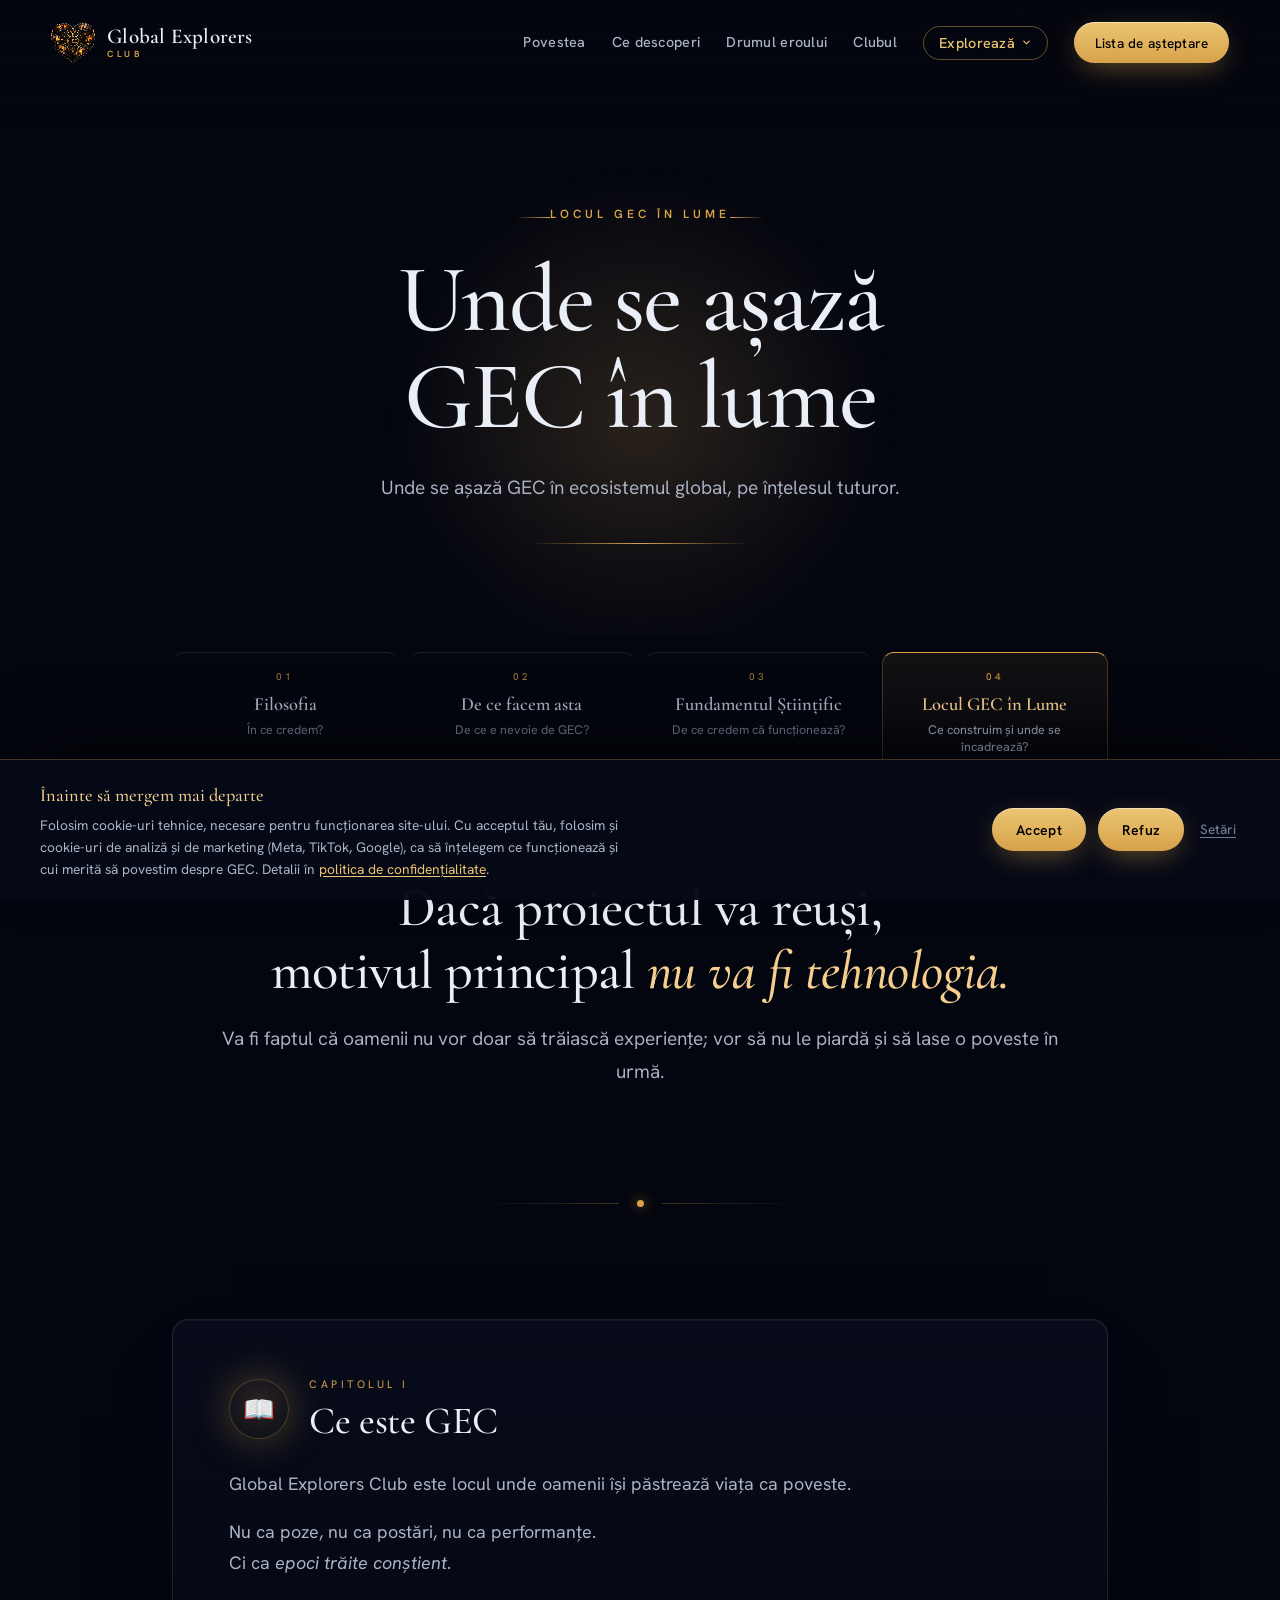
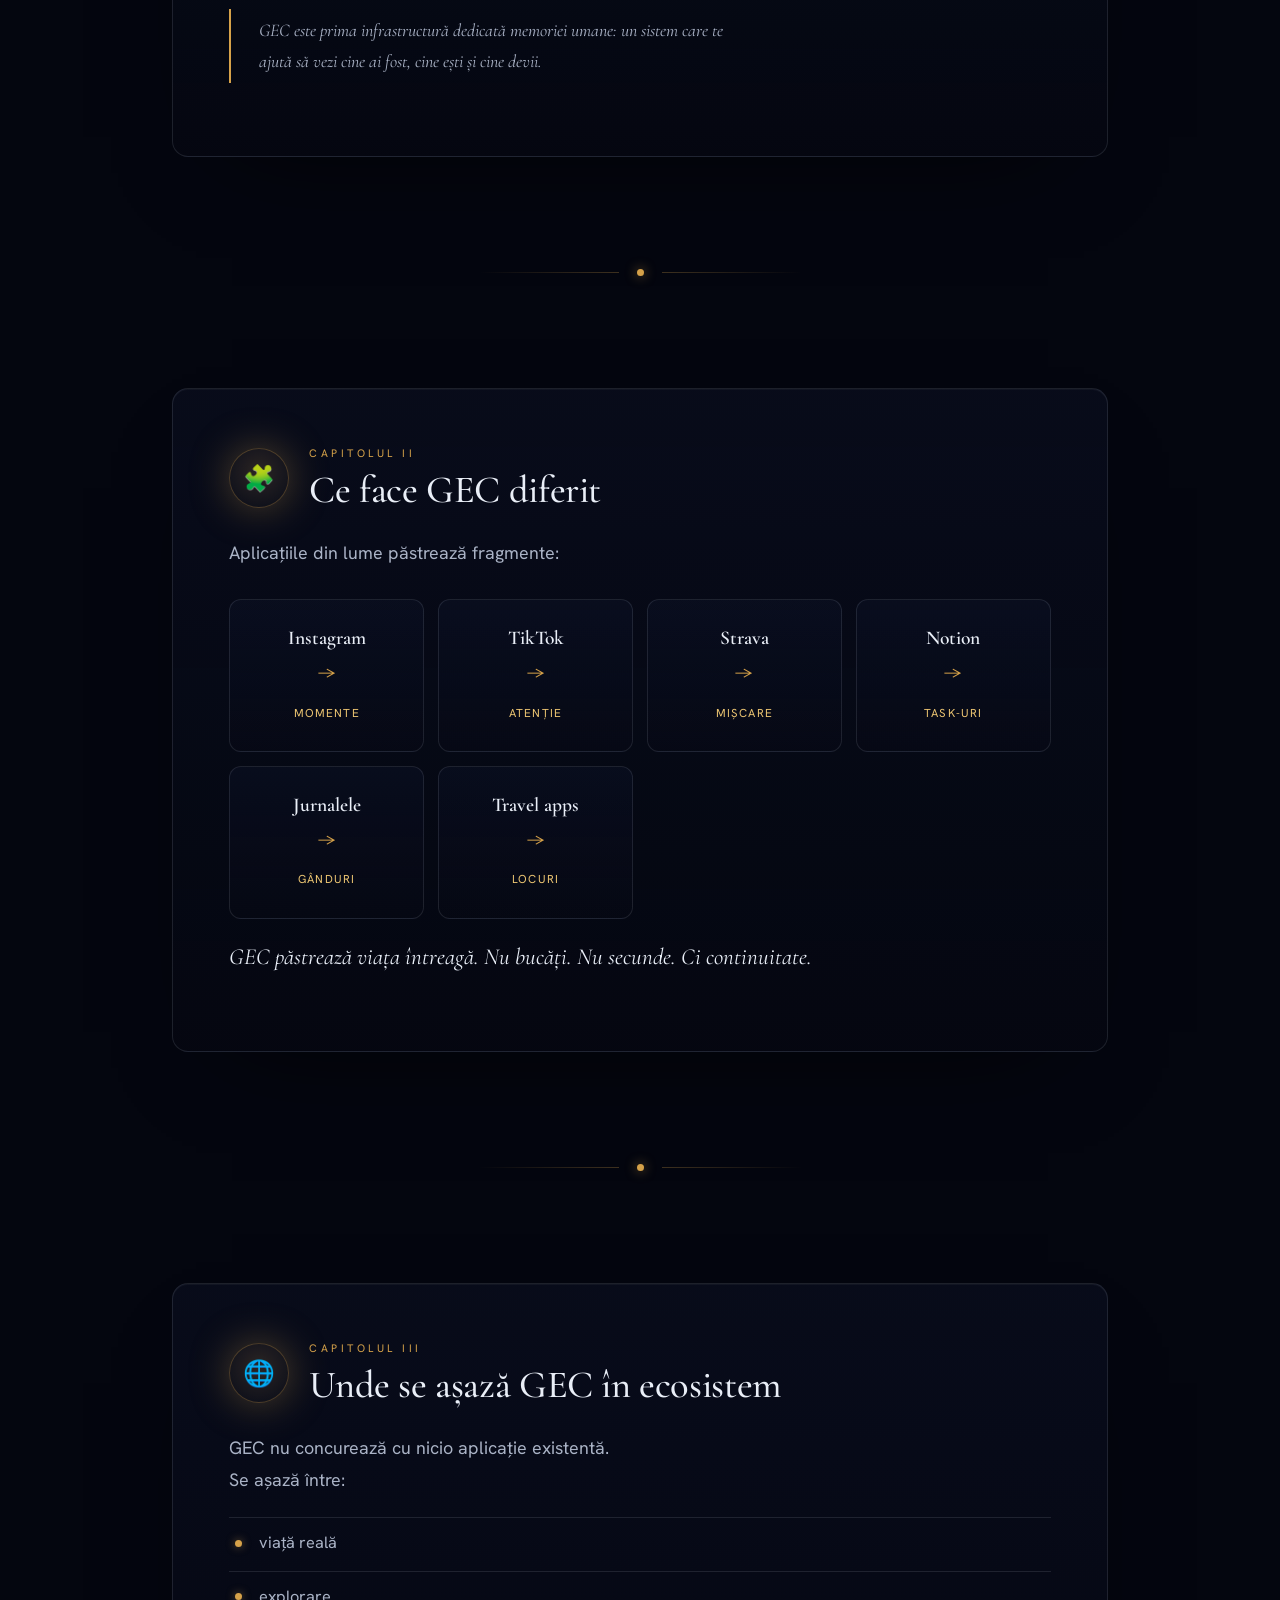
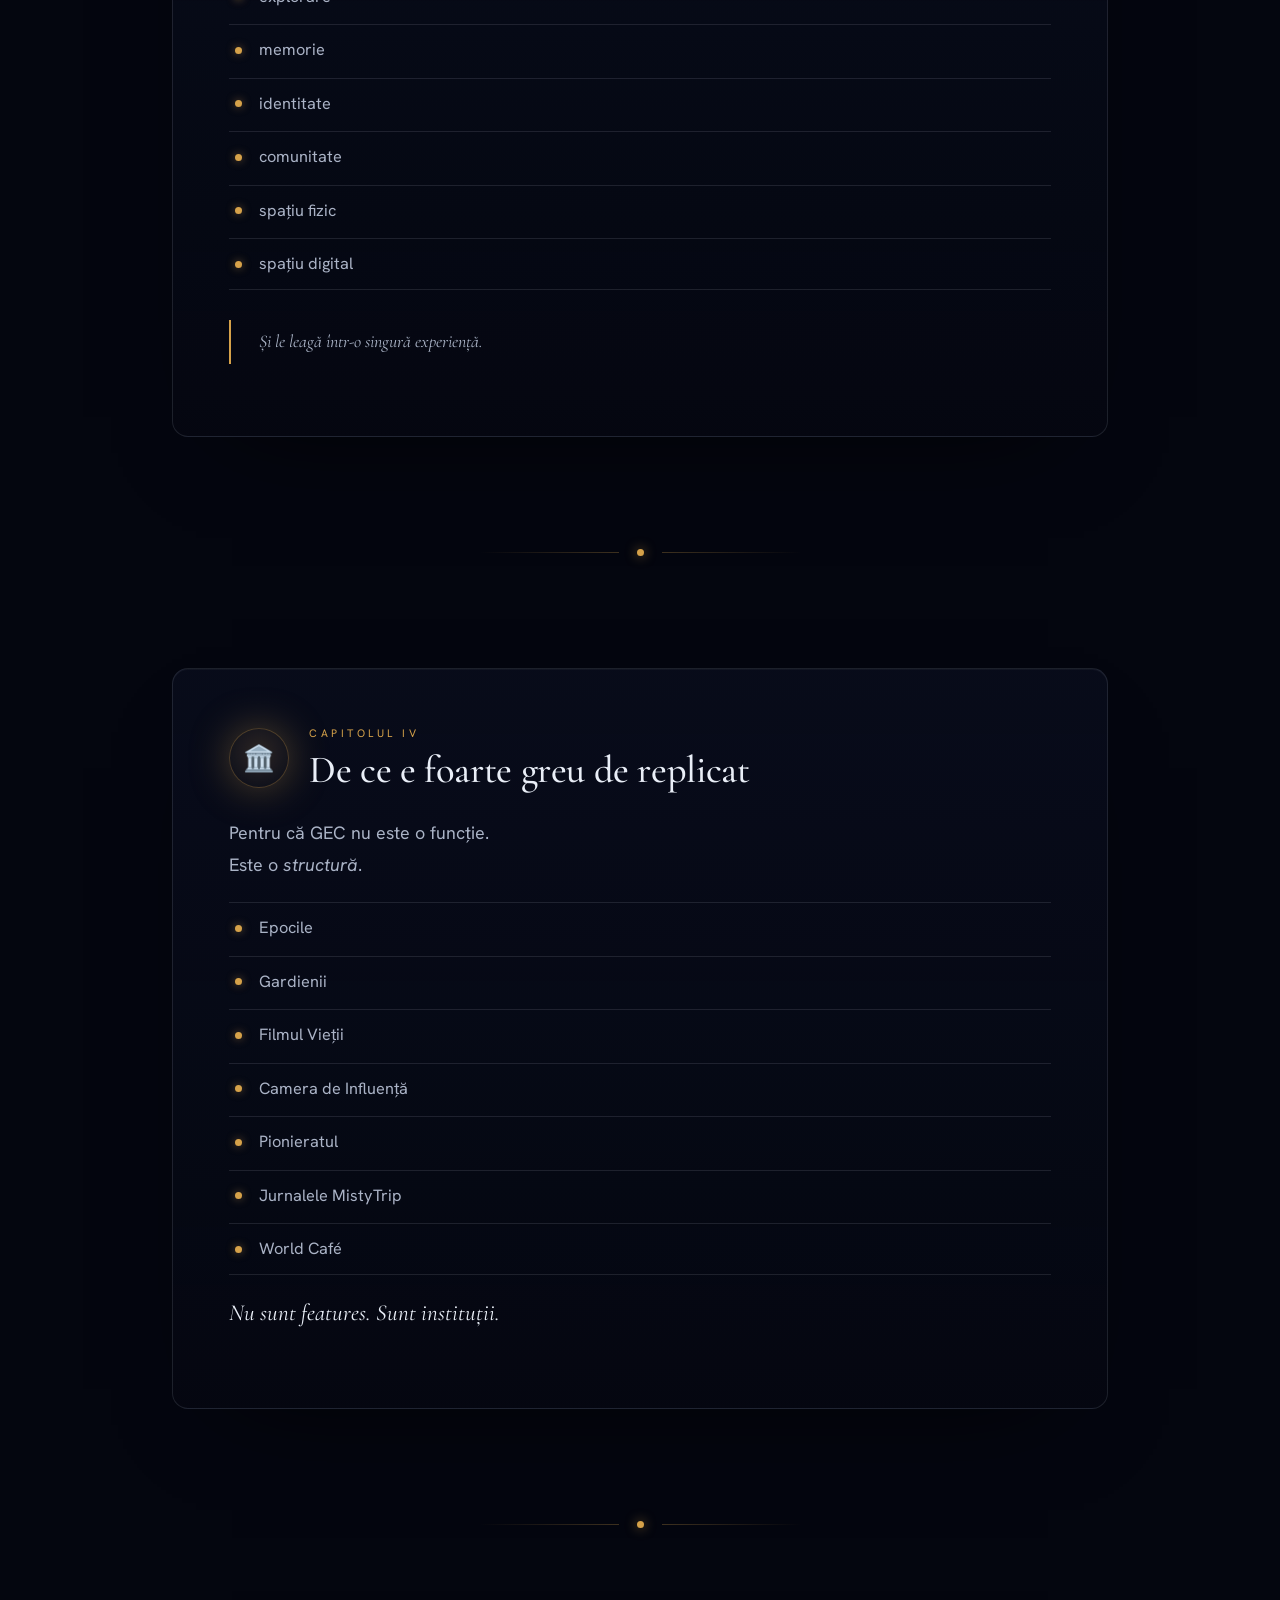
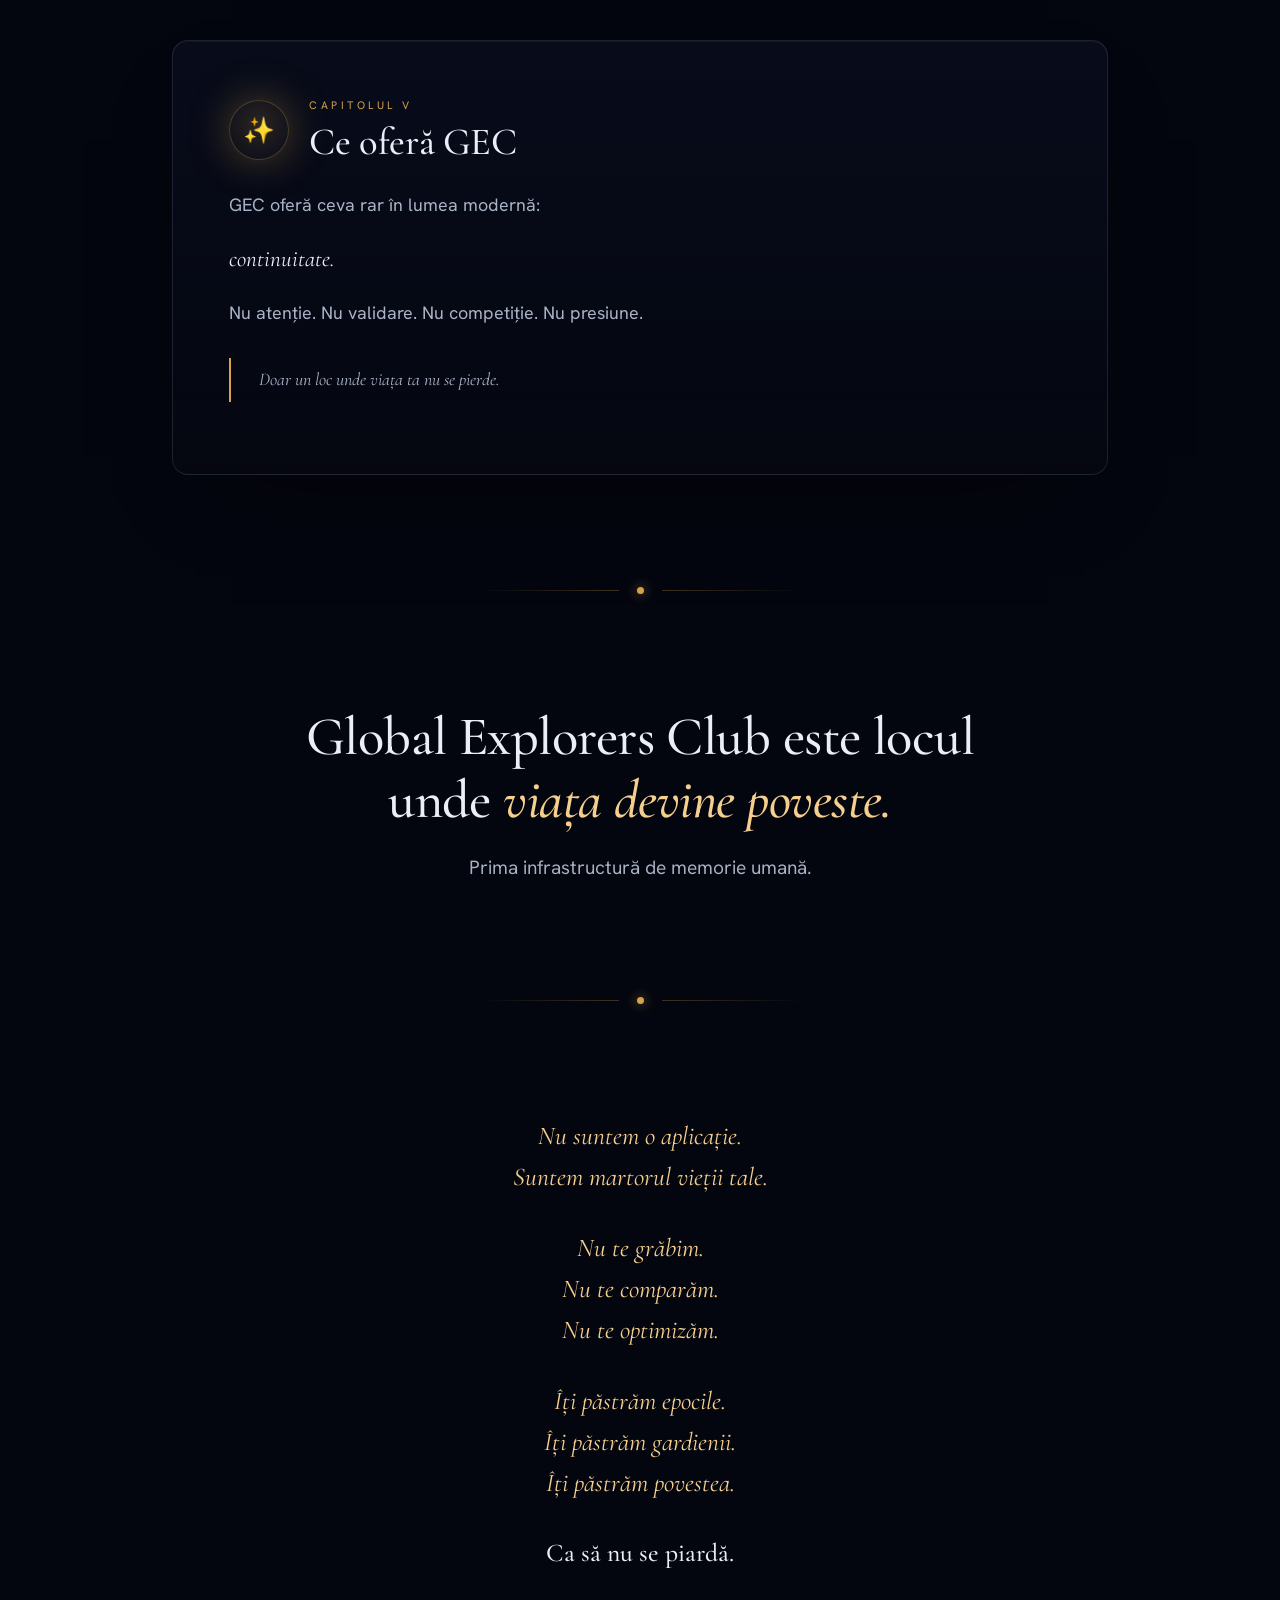
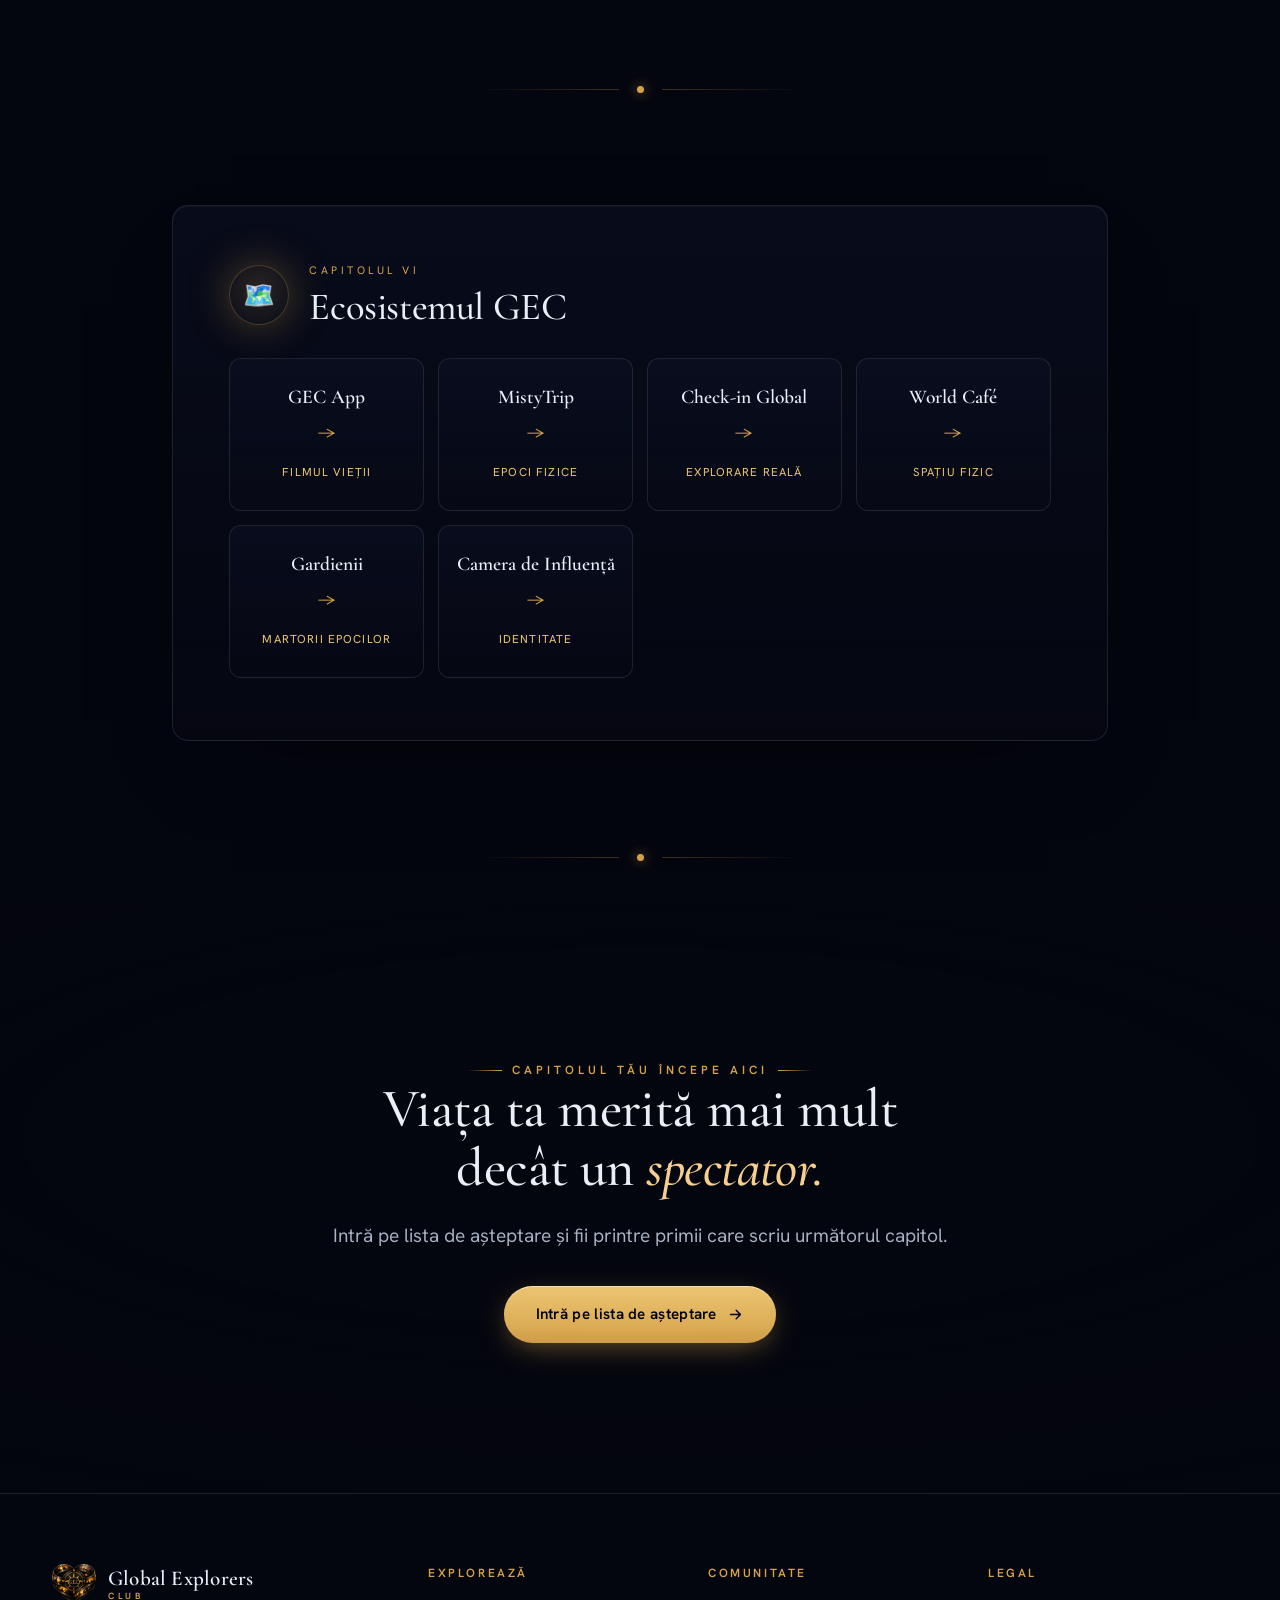
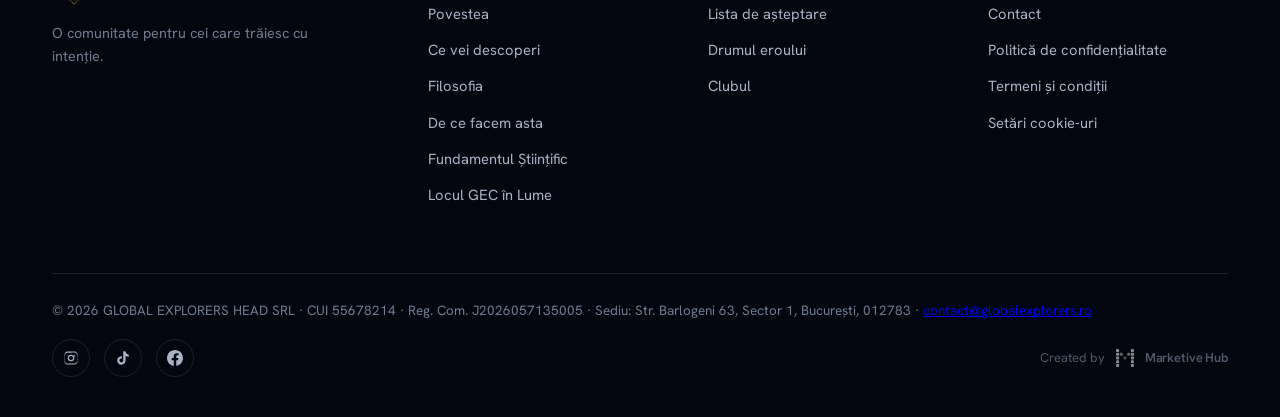
<file: locul-gec-in-lume.html>
<!DOCTYPE html>
<html lang="ro">
<head>
  <meta charset="UTF-8" />
  <meta name="viewport" content="width=device-width, initial-scale=1.0" />
  <title>Locul GEC în Lume — Global Explorers Club</title>
  <meta name="description" content="Unde se așază Global Explorers Club în ecosistemul global, pe înțelesul tuturor: ce este GEC, ce îl face diferit, unde se poziționează și de ce e greu de replicat." />
  <meta name="theme-color" content="#04060f" />
  <link rel="canonical" href="https://globalexplorers.ro/locul-gec-in-lume" />

  <link rel="icon" href="/favicon-32.png?v=3" sizes="32x32" type="image/png" />
  <link rel="icon" href="/favicon-16.png?v=3" sizes="16x16" type="image/png" />
  <link rel="apple-touch-icon" href="/apple-touch-icon.png?v=3" />
  <link rel="manifest" href="/site.webmanifest" />

  <meta property="og:type" content="article" />
  <meta property="og:site_name" content="Global Explorers Club" />
  <meta property="og:title" content="Locul GEC în Lume — Global Explorers Club" />
  <meta property="og:description" content="Unde se așază GEC în ecosistemul global, pe înțelesul tuturor. Prima infrastructură de memorie umană." />
  <meta property="og:image" content="https://globalexplorers.ro/assets/hero-bg.jpg" />
  <meta property="og:url" content="https://globalexplorers.ro/locul-gec-in-lume" />
  <meta property="og:locale" content="ro_RO" />
  <meta name="twitter:card" content="summary_large_image" />
  <meta name="twitter:title" content="Locul GEC în Lume — Global Explorers Club" />
  <meta name="twitter:description" content="Unde se așază GEC în ecosistemul global, pe înțelesul tuturor." />
  <meta name="twitter:image" content="https://globalexplorers.ro/assets/hero-bg.jpg" />

  <link rel="preconnect" href="https://fonts.googleapis.com" />
  <link rel="preconnect" href="https://fonts.gstatic.com" crossorigin />
  <link href="https://fonts.googleapis.com/css2?family=Cormorant+Garamond:ital,wght@0,400;0,500;0,600;0,700;1,400;1,500;1,600&family=Hanken+Grotesk:wght@380;400;500;600;700&display=swap" rel="stylesheet" />
  <link rel="stylesheet" href="/styles.css?v=27" />

  <script type="application/ld+json">
  {
    "@context": "https://schema.org",
    "@type": "Article",
    "headline": "Locul GEC în Lume",
    "description": "Unde se așază Global Explorers Club în ecosistemul global, pe înțelesul tuturor: ce este GEC, ce îl face diferit, unde se poziționează și de ce e greu de replicat.",
    "inLanguage": "ro",
    "author": { "@type": "Organization", "name": "Global Explorers Club" },
    "publisher": { "@type": "Organization", "name": "Global Explorers Club" },
    "mainEntityOfPage": "https://globalexplorers.ro/locul-gec-in-lume"
  }
  </script>

  <style>
    /* ===== Shared page shell (Filosofia / Fundament / Locul GEC) ===== */

    /* ===== Page hero ===== */
    .page-hero{
      position:relative; overflow:hidden; text-align:center;
      padding:clamp(150px,22vh,240px) 0 clamp(70px,10vh,120px);
    }
    .page-hero .glow{
      position:absolute; left:50%; top:24%; transform:translateX(-50%);
      width:60vmin; height:60vmin; border-radius:50%;
      background:radial-gradient(circle, rgba(240,179,94,0.16), transparent 66%);
      filter:blur(10px); z-index:0; animation:breathe 8s ease-in-out infinite; pointer-events:none;
    }
    .page-hero-inner{ position:relative; z-index:4; max-width:820px; margin:0 auto; }
    .page-hero h1{
      font-family:var(--serif); font-weight:500; letter-spacing:-0.02em; line-height:1.02;
      font-size:clamp(3rem,8vw,6rem); margin:20px 0 0;
    }
    .page-hero .kicker{ display:inline-block; margin-bottom:6px; }
    .page-hero .sub{ margin:26px auto 0; max-width:60ch; }
    .hero-rule{
      width:0; height:1px; margin:38px auto 0;
      background:linear-gradient(90deg, transparent, var(--gold), transparent);
      animation:ruleGrow 1.4s var(--ease) .5s forwards;
    }
    @keyframes ruleGrow{ to{ width:min(220px,60%); } }

    /* ===== Cinematic statement (title cards) ===== */
    .statement{
      text-align:center; max-width:900px; margin:0 auto;
      padding:clamp(40px,6vw,72px) clamp(16px,4vw,32px);
    }
    .statement p{
      font-family:var(--serif); font-weight:500; line-height:1.16; letter-spacing:-0.01em;
      font-size:clamp(1.9rem,4.4vw,3.4rem); color:var(--text);
    }
    .statement p .accent{ font-style:italic; color:var(--amber-soft); }
    .statement .small{
      font-family:var(--sans); font-size:clamp(1rem,1.5vw,1.24rem); color:var(--text-dim);
      font-weight:380; line-height:1.7; margin-top:20px; letter-spacing:0;
    }

    /* ===== Ornamental divider ===== */
    .divider-orn{ display:flex; align-items:center; justify-content:center; gap:18px; padding:clamp(20px,4vw,40px) 0; }
    .divider-orn::before,.divider-orn::after{ content:""; height:1px; width:min(140px,26vw); }
    .divider-orn::before{ background:linear-gradient(90deg, transparent, var(--line-gold)); }
    .divider-orn::after{ background:linear-gradient(90deg, var(--line-gold), transparent); }
    .divider-orn .dot{ width:7px; height:7px; border-radius:50%; background:var(--gold); box-shadow:0 0 12px rgba(214,162,74,0.7); flex:none; }

    /* ===== Philosophy sections ===== */
    .philo{ padding:clamp(40px,6vw,72px) 0; }
    .philo-inner{ max-width:1000px; margin:0 auto; }
    .philo-card{
      position:relative;
      border:1px solid var(--line); border-radius:16px;
      background:linear-gradient(180deg, rgba(14,20,42,0.42), rgba(8,11,24,0.22));
      padding:clamp(30px,4.4vw,58px);
      box-shadow:0 40px 100px -60px rgba(0,0,0,0.9), inset 0 1px 0 rgba(255,255,255,0.04);
      transition:border-color .6s, transform .6s var(--ease), box-shadow .6s;
    }
    .philo-card:hover{ border-color:var(--line-gold); transform:translateY(-4px); box-shadow:0 50px 120px -60px rgba(0,0,0,0.95), var(--glow-amber-soft); }
    .philo-head{ display:flex; align-items:center; gap:20px; margin-bottom:26px; }
    .philo-icon{
      width:60px; height:60px; flex:none; border-radius:50%;
      display:grid; place-items:center; font-size:1.6rem;
      background:radial-gradient(circle at 50% 40%, rgba(240,179,94,0.16), rgba(8,12,26,0.5));
      border:1px solid var(--line-gold); box-shadow:var(--glow-gold);
    }
    .philo-head .step{ font-family:var(--sans); font-size:0.68rem; letter-spacing:0.32em; text-transform:uppercase; color:var(--gold); display:block; margin-bottom:6px; }
    .philo-head h2{ font-family:var(--serif); font-size:clamp(1.7rem,3vw,2.5rem); font-weight:500; line-height:1.1; letter-spacing:-0.01em; }
    .philo-body p{ font-size:clamp(1.02rem,1.4vw,1.18rem); color:var(--text-dim); line-height:1.75; margin-bottom:16px; max-width:64ch; }
    .philo-body .emph{ color:var(--text); font-family:var(--serif); font-style:italic; font-size:clamp(1.2rem,1.8vw,1.5rem); line-height:1.4; margin:22px 0; }

    .philo-list{ list-style:none; margin:22px 0; display:grid; gap:2px; }
    .philo-list li{
      position:relative; padding:13px 0 13px 30px; font-size:1.02rem; color:var(--text-dim);
      border-top:1px solid var(--line); line-height:1.5;
    }
    .philo-list li:last-child{ border-bottom:1px solid var(--line); }
    .philo-list li::before{
      content:""; position:absolute; left:6px; top:50%; width:7px; height:7px; margin-top:-3.5px;
      border-radius:50%; background:var(--gold); box-shadow:0 0 8px rgba(214,162,74,0.55);
    }

    /* pullquote */
    .pullquote{
      margin:30px 0; padding:6px 0 6px 28px; border-left:2px solid var(--gold);
      font-family:var(--serif); font-style:italic; font-size:clamp(1.35rem,2.4vw,1.9rem);
      line-height:1.35; color:var(--amber-soft);
    }

    /* archetype-style grid, reused for comparisons + ecosystem map */
    .archetype-grid{ display:grid; grid-template-columns:repeat(auto-fit,minmax(160px,1fr)); gap:14px; margin:30px 0 6px; }
    .archetype{
      border:1px solid var(--line); border-radius:12px; padding:26px 16px; text-align:center;
      background:linear-gradient(180deg, rgba(14,20,42,0.4), rgba(8,11,24,0.2));
      transition:border-color .5s, transform .5s var(--ease), box-shadow .5s;
    }
    .archetype:hover{ border-color:var(--line-gold); transform:translateY(-5px); box-shadow:var(--glow-amber-soft); }
    .archetype .name{ font-family:var(--serif); font-size:1.22rem; font-weight:600; color:var(--text); display:block; line-height:1.25; }
    .archetype .arrow{ display:block; color:var(--gold); font-size:1rem; margin:10px 0; }
    .archetype .trait{ font-size:0.72rem; letter-spacing:0.1em; text-transform:uppercase; color:var(--gold-bright); line-height:1.4; }
    @media (max-width:820px){ .archetype-grid{ grid-template-columns:repeat(2,1fr); } }
    @media (max-width:420px){ .archetype-grid{ grid-template-columns:1fr; } }

    /* manifest */
    .manifest{ text-align:center; max-width:620px; margin:0 auto; padding:clamp(40px,6vw,72px) clamp(16px,4vw,32px); }
    .manifest .stanza{ margin-bottom:30px; }
    .manifest .stanza:last-child{ margin-bottom:0; }
    .manifest p{
      font-family:var(--serif); font-style:italic; color:var(--amber-soft);
      font-size:clamp(1.2rem,2.2vw,1.6rem); line-height:1.6;
    }
    .manifest .final{ color:var(--text); font-style:normal; font-weight:500; margin-top:6px; }

    /* CTA band */
    .cta-band{ text-align:center; padding:clamp(80px,12vw,150px) 0; position:relative; overflow:hidden; }
    .cta-band h2{ font-family:var(--serif); font-weight:500; font-size:clamp(2rem,4.4vw,3.4rem); line-height:1.08; margin-bottom:22px; }
    .cta-band .lead{ margin:0 auto 34px; }

    @media (max-width:600px){
      .philo-head{ flex-direction:row; align-items:center; gap:14px; }
      .philo-icon{ width:50px; height:50px; font-size:1.35rem; }
    }
  </style>
</head>
<body>

  <nav class="nav" id="siteNav">
    <a class="brand" href="/">
      <span class="mark"><video class="mark-anim" autoplay muted loop playsinline poster="/assets/logo.png?v=3" aria-hidden="true"><source src="/assets/logo-anim.webm?v=1" type="video/webm" /><source src="/assets/logo-anim.mp4?v=1" type="video/mp4" /></video><img class="mark-still" src="/assets/logo.png?v=3" alt="Global Explorers Club logo" /></span>
      <span class="name">Global Explorers<small>Club</small></span>
    </a>
    <div class="nav-links">
      <a href="/#poveste" class="nav-link-text">Povestea</a>
      <a href="/#descoperi" class="nav-link-text">Ce descoperi</a>
      <a href="/#drum" class="nav-link-text">Drumul eroului</a>
      <a href="/#club" class="nav-link-text">Clubul</a>
      <div class="nav-dropdown" id="navDropdown">
        <button type="button" class="nav-dropdown-toggle" id="navDropdownToggle" aria-expanded="false">
          Explorează
          <svg class="chev" width="11" height="11" viewBox="0 0 24 24" fill="none" stroke="currentColor" stroke-width="2.4" stroke-linecap="round" stroke-linejoin="round"><path d="M6 9l6 6 6-6"/></svg>
        </button>
        <div class="nav-dropdown-menu">
          <div class="nav-dropdown-menu-inner">
            <a href="/filosofia">Filosofia</a>
            <a href="/de-ce-facem-asta">De ce facem asta</a>
            <a href="/fundamentul-stiintific">Fundamentul Științific</a>
            <a href="/locul-gec-in-lume" class="active">Locul GEC în Lume</a>
          </div>
        </div>
      </div>
      <a class="btn btn-primary" href="/#waitlist">Lista de așteptare</a>
    </div>
    <button class="nav-toggle" id="navToggle" aria-label="Deschide meniul" aria-expanded="false">
      <span></span><span></span><span></span>
    </button>
  </nav>
  <div class="mobile-menu" id="mobileMenu" aria-hidden="true">
    <div class="mobile-menu-inner">
      <nav class="mobile-nav">
        <a href="/#poveste">Povestea</a>
        <a href="/#descoperi">Ce descoperi</a>
        <a href="/#drum">Drumul eroului</a>
        <a href="/#club">Clubul</a>
        <span class="mobile-nav-label">Explorează</span>
        <a href="/filosofia">Filosofia</a>
        <a href="/de-ce-facem-asta">De ce facem asta</a>
        <a href="/fundamentul-stiintific">Fundamentul Științific</a>
        <a href="/locul-gec-in-lume" class="active">Locul GEC în Lume</a>
      </nav>
      <a class="btn btn-primary mobile-menu-cta" href="/#waitlist">
        Lista de așteptare
        <svg class="arrow" width="17" height="17" viewBox="0 0 24 24" fill="none" stroke="currentColor" stroke-width="2" stroke-linecap="round" stroke-linejoin="round"><path d="M5 12h14M13 6l6 6-6 6"/></svg>
      </a>
      <p class="mobile-menu-foot">Global Explorers Club · 2026</p>
    </div>
  </div>

  <header class="page-hero vignette">
    <div class="glow"></div>
    <div class="embers" aria-hidden="true">
      <span class="ember" style="left:12%;--drift:22px;width:2px;height:2px;animation-duration:13s;animation-delay:-3s;"></span>
      <span class="ember" style="left:24%;--drift:-18px;width:3px;height:3px;animation-duration:16s;animation-delay:-8s;"></span>
      <span class="ember" style="left:39%;--drift:30px;width:2px;height:2px;animation-duration:12s;animation-delay:-1s;"></span>
      <span class="ember" style="left:52%;--drift:-25px;width:3px;height:3px;animation-duration:18s;animation-delay:-11s;"></span>
      <span class="ember" style="left:66%;--drift:16px;width:2px;height:2px;animation-duration:14s;animation-delay:-5s;"></span>
      <span class="ember" style="left:78%;--drift:-30px;width:3px;height:3px;animation-duration:17s;animation-delay:-9s;"></span>
      <span class="ember" style="left:88%;--drift:20px;width:2px;height:2px;animation-duration:15s;animation-delay:-2s;"></span>
    </div>
    <div class="wrap">
      <div class="page-hero-inner">
        <span class="eyebrow centered kicker">Locul GEC în Lume</span>
        <h1>Unde se așază GEC în lume</h1>
        <p class="lead sub">Unde se așază GEC în ecosistemul global, pe înțelesul tuturor.</p>
        <div class="hero-rule"></div>
      </div>
    </div>
  </header>

  <section class="chain" aria-label="Parcursul GEC">
    <div class="wrap chain-inner">
      <a class="chain-step" href="/filosofia">
        <span class="chain-num">01</span>
        <span class="chain-name">Filosofia</span>
        <span class="chain-q">În ce credem?</span>
      </a>
      <a class="chain-step" href="/de-ce-facem-asta">
        <span class="chain-num">02</span>
        <span class="chain-name">De ce facem asta</span>
        <span class="chain-q">De ce e nevoie de GEC?</span>
      </a>
      <a class="chain-step" href="/fundamentul-stiintific">
        <span class="chain-num">03</span>
        <span class="chain-name">Fundamentul Științific</span>
        <span class="chain-q">De ce credem că funcționează?</span>
      </a>
      <span class="chain-step current" aria-current="page">
        <span class="chain-num">04</span>
        <span class="chain-name">Locul GEC în Lume</span>
        <span class="chain-q">Ce construim și unde se încadrează?</span>
      </span>
    </div>
  </section>

  <section class="statement">
    <p class="reveal">Dacă proiectul va reuși,<br/>motivul principal <span class="accent">nu va fi tehnologia.</span></p>
    <p class="small reveal">Va fi faptul că oamenii nu vor doar să trăiască experiențe; vor să nu le piardă și să lase o poveste în urmă.</p>
  </section>

  <div class="divider-orn"><span class="dot"></span></div>

  <!-- 1. Ce este GEC -->
  <section class="philo">
    <div class="wrap philo-inner">
      <div class="philo-card reveal">
        <div class="philo-head">
          <span class="philo-icon">📖</span>
          <div><span class="step">Capitolul I</span><h2>Ce este GEC</h2></div>
        </div>
        <div class="philo-body">
          <p>Global Explorers Club este locul unde oamenii își păstrează viața ca poveste.</p>
          <p>Nu ca poze, nu ca postări, nu ca performanțe.<br/>Ci ca <em>epoci trăite conștient</em>.</p>
          <p class="pullquote">GEC este prima infrastructură dedicată memoriei umane: un sistem care te ajută să vezi cine ai fost, cine ești și cine devii.</p>
        </div>
      </div>
    </div>
  </section>

  <div class="divider-orn"><span class="dot"></span></div>

  <!-- 2. Ce face GEC diferit -->
  <section class="philo">
    <div class="wrap philo-inner">
      <div class="philo-card reveal">
        <div class="philo-head">
          <span class="philo-icon">🧩</span>
          <div><span class="step">Capitolul II</span><h2>Ce face GEC diferit</h2></div>
        </div>
        <div class="philo-body">
          <p>Aplicațiile din lume păstrează fragmente:</p>
          <div class="archetype-grid">
            <div class="archetype"><span class="name">Instagram</span><span class="arrow">→</span><span class="trait">Momente</span></div>
            <div class="archetype"><span class="name">TikTok</span><span class="arrow">→</span><span class="trait">Atenție</span></div>
            <div class="archetype"><span class="name">Strava</span><span class="arrow">→</span><span class="trait">Mișcare</span></div>
            <div class="archetype"><span class="name">Notion</span><span class="arrow">→</span><span class="trait">Task-uri</span></div>
            <div class="archetype"><span class="name">Jurnalele</span><span class="arrow">→</span><span class="trait">Gânduri</span></div>
            <div class="archetype"><span class="name">Travel apps</span><span class="arrow">→</span><span class="trait">Locuri</span></div>
          </div>
          <p class="emph">GEC păstrează viața întreagă. Nu bucăți. Nu secunde. Ci continuitate.</p>
        </div>
      </div>
    </div>
  </section>

  <div class="divider-orn"><span class="dot"></span></div>

  <!-- 3. Unde se așază GEC în ecosistem -->
  <section class="philo">
    <div class="wrap philo-inner">
      <div class="philo-card reveal">
        <div class="philo-head">
          <span class="philo-icon">🌐</span>
          <div><span class="step">Capitolul III</span><h2>Unde se așază GEC în ecosistem</h2></div>
        </div>
        <div class="philo-body">
          <p>GEC nu concurează cu nicio aplicație existentă.<br/>Se așază între:</p>
          <ul class="philo-list">
            <li>viață reală</li>
            <li>explorare</li>
            <li>memorie</li>
            <li>identitate</li>
            <li>comunitate</li>
            <li>spațiu fizic</li>
            <li>spațiu digital</li>
          </ul>
          <p class="pullquote">Și le leagă într-o singură experiență.</p>
        </div>
      </div>
    </div>
  </section>

  <div class="divider-orn"><span class="dot"></span></div>

  <!-- 4. De ce e foarte greu de replicat -->
  <section class="philo">
    <div class="wrap philo-inner">
      <div class="philo-card reveal">
        <div class="philo-head">
          <span class="philo-icon">🏛️</span>
          <div><span class="step">Capitolul IV</span><h2>De ce e foarte greu de replicat</h2></div>
        </div>
        <div class="philo-body">
          <p>Pentru că GEC nu este o funcție.<br/>Este o <em>structură</em>.</p>
          <ul class="philo-list">
            <li>Epocile</li>
            <li>Gardienii</li>
            <li>Filmul Vieții</li>
            <li>Camera de Influență</li>
            <li>Pionieratul</li>
            <li>Jurnalele MistyTrip</li>
            <li>World Café</li>
          </ul>
          <p class="emph">Nu sunt features. Sunt instituții.</p>
        </div>
      </div>
    </div>
  </section>

  <div class="divider-orn"><span class="dot"></span></div>

  <!-- 5. Ce oferă GEC -->
  <section class="philo">
    <div class="wrap philo-inner">
      <div class="philo-card reveal">
        <div class="philo-head">
          <span class="philo-icon">✨</span>
          <div><span class="step">Capitolul V</span><h2>Ce oferă GEC</h2></div>
        </div>
        <div class="philo-body">
          <p>GEC oferă ceva rar în lumea modernă:</p>
          <p class="emph">continuitate.</p>
          <p>Nu atenție. Nu validare. Nu competiție. Nu presiune.</p>
          <p class="pullquote">Doar un loc unde viața ta nu se pierde.</p>
        </div>
      </div>
    </div>
  </section>

  <div class="divider-orn"><span class="dot"></span></div>

  <section class="statement">
    <p class="reveal">Global Explorers Club este locul<br/>unde <span class="accent">viața devine poveste.</span></p>
    <p class="small reveal">Prima infrastructură de memorie umană.</p>
  </section>

  <div class="divider-orn"><span class="dot"></span></div>

  <!-- Manifest -->
  <section class="manifest">
    <div class="stanza reveal">
      <p>Nu suntem o aplicație.<br/>Suntem martorul vieții tale.</p>
    </div>
    <div class="stanza reveal">
      <p>Nu te grăbim.<br/>Nu te comparăm.<br/>Nu te optimizăm.</p>
    </div>
    <div class="stanza reveal">
      <p>Îți păstrăm epocile.<br/>Îți păstrăm gardienii.<br/>Îți păstrăm povestea.</p>
    </div>
    <div class="stanza reveal">
      <p class="final">Ca să nu se piardă.</p>
    </div>
  </section>

  <div class="divider-orn"><span class="dot"></span></div>

  <!-- 8. Ecosistemul GEC -->
  <section class="philo">
    <div class="wrap philo-inner">
      <div class="philo-card reveal">
        <div class="philo-head">
          <span class="philo-icon">🗺️</span>
          <div><span class="step">Capitolul VI</span><h2>Ecosistemul GEC</h2></div>
        </div>
        <div class="philo-body">
          <div class="archetype-grid">
            <div class="archetype"><span class="name">GEC App</span><span class="arrow">→</span><span class="trait">Filmul Vieții</span></div>
            <div class="archetype"><span class="name">MistyTrip</span><span class="arrow">→</span><span class="trait">Epoci fizice</span></div>
            <div class="archetype"><span class="name">Check-in Global</span><span class="arrow">→</span><span class="trait">Explorare reală</span></div>
            <div class="archetype"><span class="name">World Café</span><span class="arrow">→</span><span class="trait">Spațiu fizic</span></div>
            <div class="archetype"><span class="name">Gardienii</span><span class="arrow">→</span><span class="trait">Martorii epocilor</span></div>
            <div class="archetype"><span class="name">Camera de Influență</span><span class="arrow">→</span><span class="trait">Identitate</span></div>
          </div>
        </div>
      </div>
    </div>
  </section>

  <div class="divider-orn"><span class="dot"></span></div>

  <section class="cta-band vignette">
    <div class="embers" aria-hidden="true">
      <span class="ember" style="left:20%;--drift:20px;width:2px;height:2px;animation-duration:14s;animation-delay:-4s;"></span>
      <span class="ember" style="left:46%;--drift:-22px;width:3px;height:3px;animation-duration:17s;animation-delay:-9s;"></span>
      <span class="ember" style="left:72%;--drift:18px;width:2px;height:2px;animation-duration:15s;animation-delay:-2s;"></span>
    </div>
    <div class="wrap">
      <div class="reveal" style="max-width:720px;margin:0 auto;">
        <span class="eyebrow centered">Capitolul tău începe aici</span>
        <h2>Viața ta merită mai mult<br/>decât un <span class="italic-accent">spectator.</span></h2>
        <p class="lead">Intră pe lista de așteptare și fii printre primii care scriu următorul capitol.</p>
        <a class="btn btn-primary" href="/#waitlist">Intră pe lista de așteptare
          <svg class="arrow" width="17" height="17" viewBox="0 0 24 24" fill="none" stroke="currentColor" stroke-width="2" stroke-linecap="round" stroke-linejoin="round"><path d="M5 12h14M13 6l6 6-6 6"/></svg>
        </a>
      </div>
    </div>
  </section>

  <footer class="footer">
    <div class="wrap">
      <div class="footer-grid">
        <div>
          <a class="brand" href="/">
            <span class="mark"><img src="/assets/logo.png?v=3" alt="Global Explorers Club" /></span>
            <span class="name">Global Explorers<small>Club</small></span>
          </a>
          <p class="footer-about">O comunitate pentru cei care trăiesc cu intenție.</p>
        </div>
        <div class="footer-col">
          <h5>Explorează</h5>
          <a href="/#poveste">Povestea</a>
          <a href="/#descoperi">Ce vei descoperi</a>
          <a href="/filosofia">Filosofia</a>
          <a href="/de-ce-facem-asta">De ce facem asta</a>
          <a href="/fundamentul-stiintific">Fundamentul Științific</a>
          <a href="/locul-gec-in-lume">Locul GEC în Lume</a>
        </div>
        <div class="footer-col">
          <h5>Comunitate</h5>
          <a href="/#waitlist">Lista de așteptare</a>
          <a href="/#drum">Drumul eroului</a>
          <a href="/#club">Clubul</a>
        </div>
        <div class="footer-col">
          <h5>Legal</h5>
          <a href="mailto:contact@globalexplorers.ro">Contact</a>
          <a href="/politica-confidentialitate">Politică de confidențialitate</a>
          <a href="/termeni-conditii">Termeni și condiții</a>
          <a href="#" data-cookie-settings>Setări cookie-uri</a>
        </div>
      </div>
      <div class="footer-bottom">
        <p>© 2026 GLOBAL EXPLORERS HEAD SRL · CUI 55678214 · Reg. Com. J2026057135005 · Sediu: Str. Barlogeni 63, Sector 1, București, 012783 · <a href="mailto:contact@globalexplorers.ro">contact@globalexplorers.ro</a></p>
        <div class="footer-social">
          <a href="https://www.instagram.com/globalexplorersclub1/" aria-label="Instagram" target="_blank" rel="noopener noreferrer"><svg width="16" height="16" viewBox="0 0 24 24" fill="currentColor"><path d="M12 2.2c3.2 0 3.6 0 4.8.07 1.2.06 1.8.25 2.2.42.6.22 1 .48 1.4.9.42.4.68.8.9 1.4.17.4.36 1 .42 2.2.06 1.2.07 1.6.07 4.8s0 3.6-.07 4.8c-.06 1.2-.25 1.8-.42 2.2-.22.6-.48 1-.9 1.4-.4.42-.8.68-1.4.9-.4.17-1 .36-2.2.42-1.2.06-1.6.07-4.8.07s-3.6 0-4.8-.07c-1.2-.06-1.8-.25-2.2-.42a3.8 3.8 0 0 1-1.4-.9 3.8 3.8 0 0 1-.9-1.4c-.17-.4-.36-1-.42-2.2C2.2 15.6 2.2 15.2 2.2 12s0-3.6.07-4.8c.06-1.2.25-1.8.42-2.2.22-.6.48-1 .9-1.4.4-.42.8-.68 1.4-.9.4-.17 1-.36 2.2-.42C8.4 2.2 8.8 2.2 12 2.2Zm0 1.8c-3.1 0-3.5 0-4.7.07-1.1.05-1.7.24-2.1.4-.5.2-.9.43-1.3.83-.4.4-.63.8-.83 1.3-.16.4-.35 1-.4 2.1C2.6 9.7 2.6 10.1 2.6 12s0 2.3.07 3.5c.05 1.1.24 1.7.4 2.1.2.5.43.9.83 1.3.4.4.8.63 1.3.83.4.16 1 .35 2.1.4 1.2.07 1.6.07 4.7.07s3.5 0 4.7-.07c1.1-.05 1.7-.24 2.1-.4.5-.2.9-.43 1.3-.83.4-.4.63-.8.83-1.3.16-.4.35-1 .4-2.1.07-1.2.07-1.6.07-3.5s0-2.3-.07-3.5c-.05-1.1-.24-1.7-.4-2.1a3.5 3.5 0 0 0-.83-1.3 3.5 3.5 0 0 0-1.3-.83c-.4-.16-1-.35-2.1-.4C15.5 4 15.1 4 12 4Zm0 3.06A4.94 4.94 0 1 1 12 17a4.94 4.94 0 0 1 0-9.88Zm0 1.8a3.14 3.14 0 1 0 0 6.28 3.14 3.14 0 0 0 0-6.28Zm5.14-.95a1.15 1.15 0 1 1 0 2.3 1.15 1.15 0 0 1 0-2.3Z"/></svg></a>
          <a href="https://www.tiktok.com/@globalexplorersclub1" aria-label="TikTok" target="_blank" rel="noopener noreferrer"><svg width="16" height="16" viewBox="0 0 24 24" fill="currentColor"><path d="M19.59 6.69a4.83 4.83 0 0 1-3.77-4.25V2h-3.45v13.67a2.89 2.89 0 0 1-5.2 1.74 2.89 2.89 0 0 1 2.31-4.64c.3 0 .6.05.88.13V9.4a6.84 6.84 0 0 0-1-.05A6.33 6.33 0 0 0 5 20.1a6.34 6.34 0 0 0 10.86-4.43v-7a8.16 8.16 0 0 0 4.77 1.52v-3.4a4.85 4.85 0 0 1-1-.1Z"/></svg></a>
          <a href="https://www.facebook.com/people/Global-Explorers-Club/61590750172396/" aria-label="Facebook" target="_blank" rel="noopener noreferrer"><svg width="16" height="16" viewBox="0 0 24 24" fill="currentColor"><path d="M24 12.07C24 5.4 18.63 0 12 0S0 5.4 0 12.07C0 18.1 4.39 23.1 10.13 24v-8.44H7.08v-3.49h3.05V9.41c0-3.02 1.79-4.69 4.53-4.69 1.31 0 2.68.24 2.68.24v2.97h-1.5c-1.49 0-1.96.93-1.96 1.89v2.25h3.33l-.53 3.49h-2.8V24C19.61 23.1 24 18.1 24 12.07Z"/></svg></a>
        </div>
        <a class="footer-credit" href="https://marketivehub.com" target="_blank" rel="noopener"><span>Created by</span><img src="/assets/marketive-hub-mark.svg" alt="" width="20" height="20"><b>Marketive Hub</b></a>
      </div>
    </div>
  </footer>

  <script>
    (function(){
      var nav = document.getElementById('siteNav');
      var toggle = document.getElementById('navToggle');
      var menu = document.getElementById('mobileMenu');
      var onScroll = function(){ nav.classList.toggle('scrolled', window.scrollY > 40); };
      onScroll(); window.addEventListener('scroll', onScroll, { passive:true });
      var setMenu = function(open){
        toggle.classList.toggle('open', open);
        menu.classList.toggle('open', open);
        toggle.setAttribute('aria-expanded', open);
        menu.setAttribute('aria-hidden', !open);
        document.documentElement.classList.toggle('wl-lock', open);
      };
      toggle.addEventListener('click', function(){ setMenu(!menu.classList.contains('open')); });
      menu.querySelectorAll('a').forEach(function(a){ a.addEventListener('click', function(){ setMenu(false); }); });

      var dropdown = document.getElementById('navDropdown');
      var dropdownToggle = document.getElementById('navDropdownToggle');
      var setDropdown = function(open){
        dropdown.classList.toggle('open', open);
        dropdownToggle.setAttribute('aria-expanded', open);
      };
      dropdownToggle.addEventListener('click', function(e){ e.stopPropagation(); setDropdown(!dropdown.classList.contains('open')); });
      document.addEventListener('click', function(e){ if(!dropdown.contains(e.target)) setDropdown(false); });
      document.addEventListener('keydown', function(e){ if(e.key === 'Escape') setDropdown(false); });

      var io = new IntersectionObserver(function(es){
        es.forEach(function(e){ if(e.isIntersecting){ e.target.classList.add('in'); io.unobserve(e.target); } });
      }, { threshold:0.14, rootMargin:'0px 0px -8% 0px' });
      document.querySelectorAll('.reveal').forEach(function(el){ io.observe(el); });
    })();
  </script>
  <script src="/consent.js?v=1" defer></script>
  <script src="/waitlist.js?v=6" defer></script>
  <script defer src="https://va.vercel-scripts.com/v1/script.js"></script>
</body>
</html>
</file>
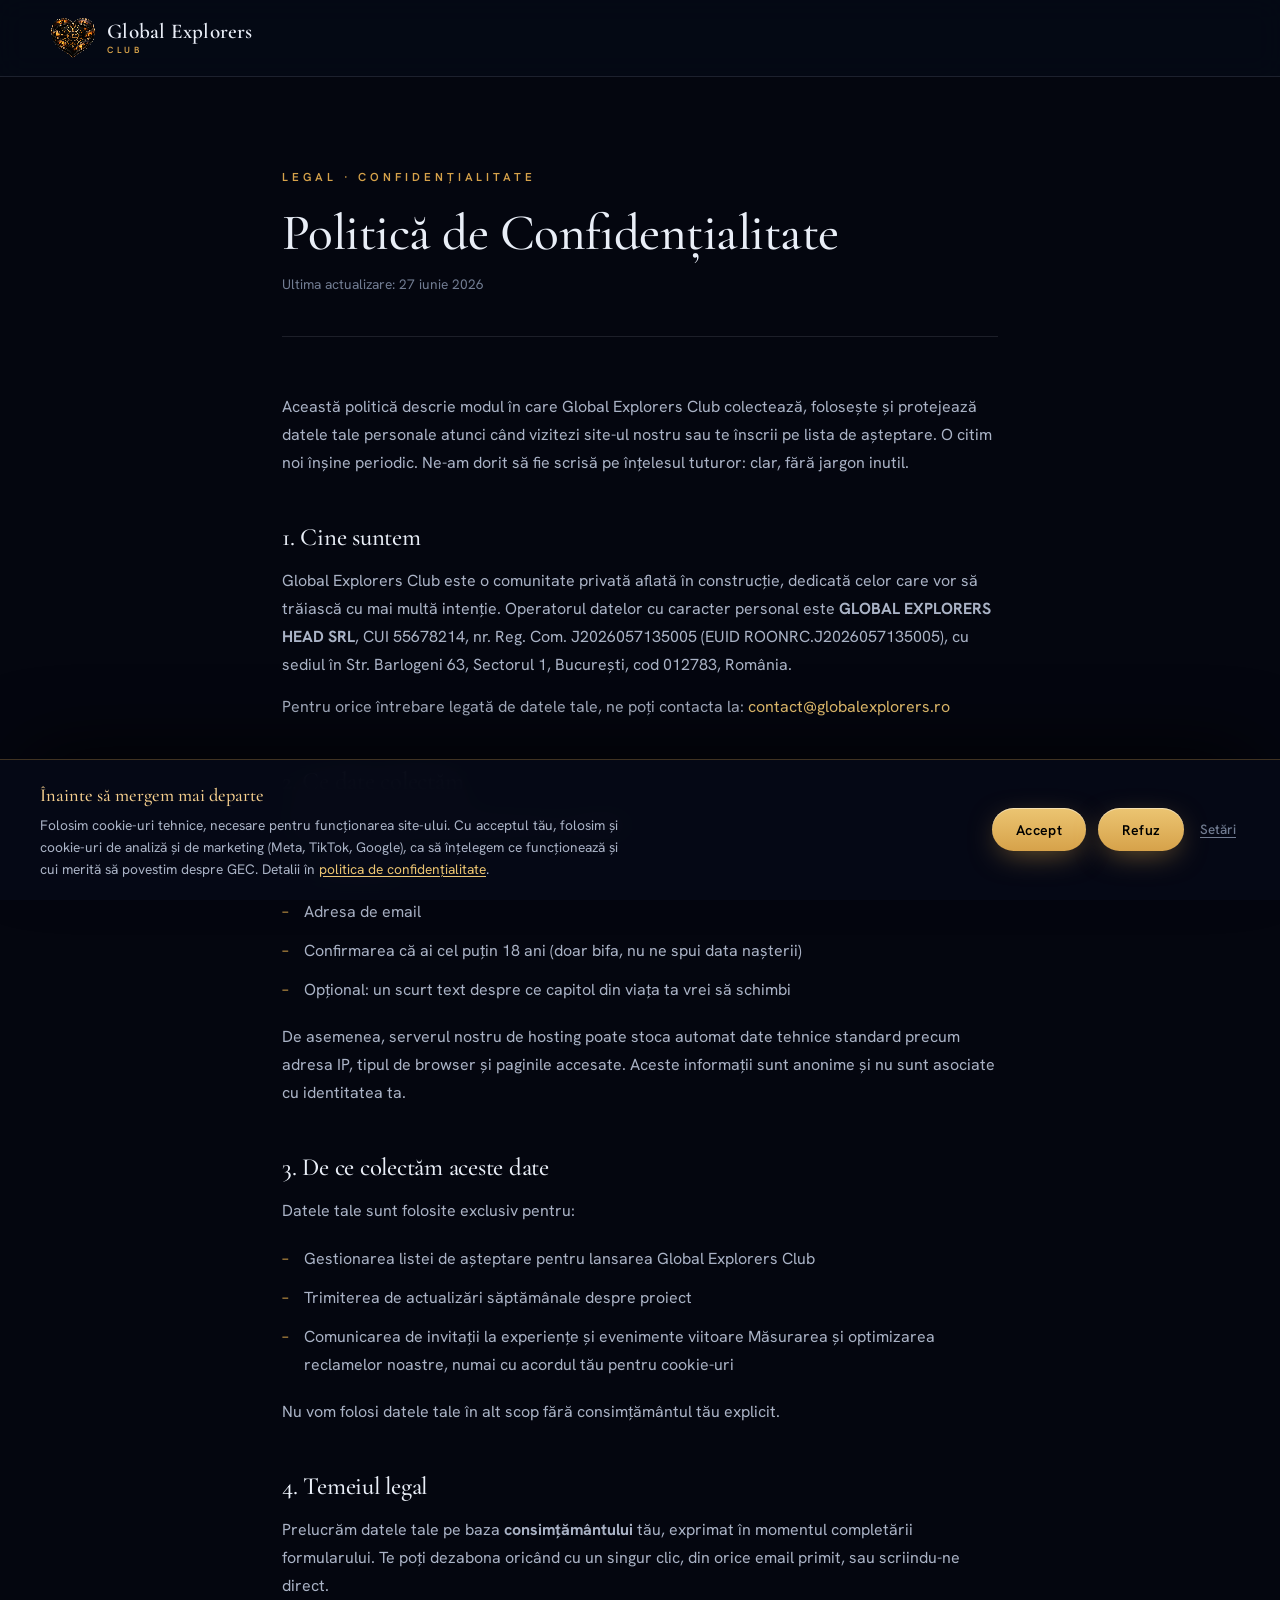
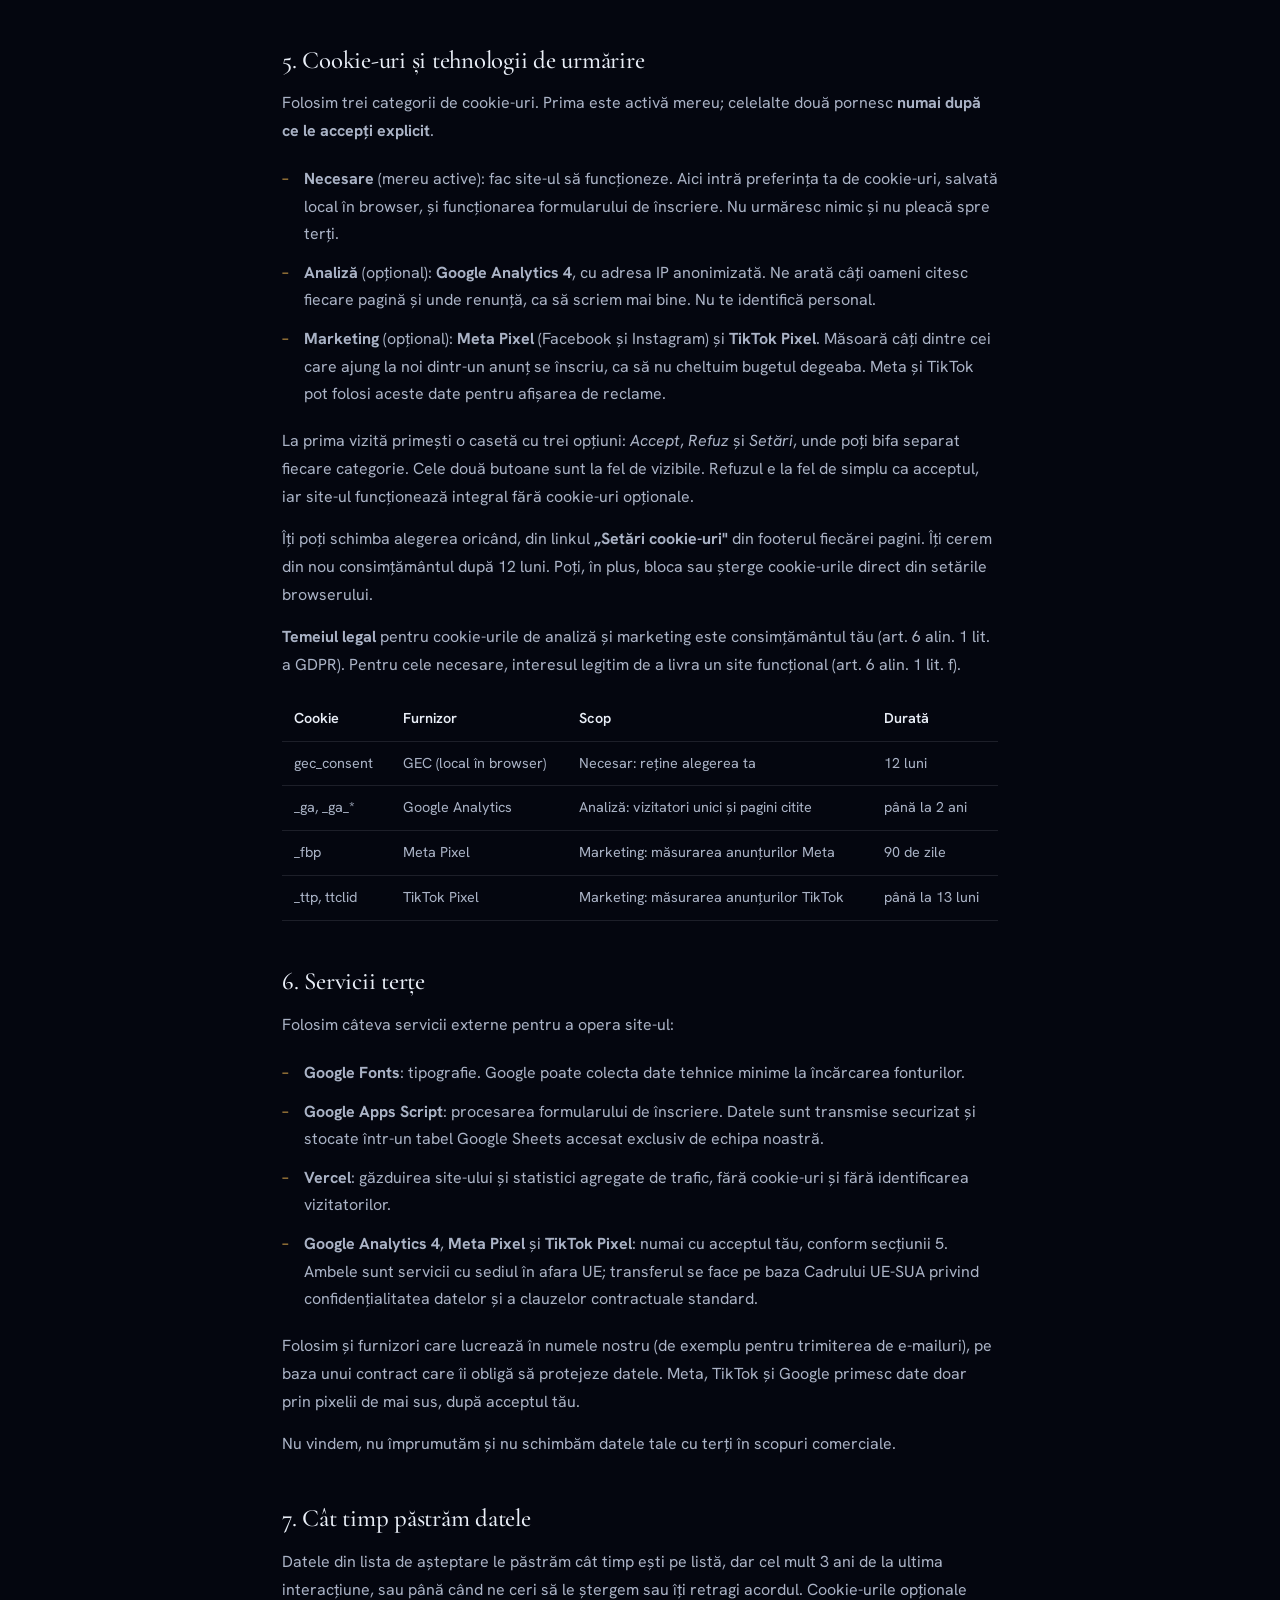
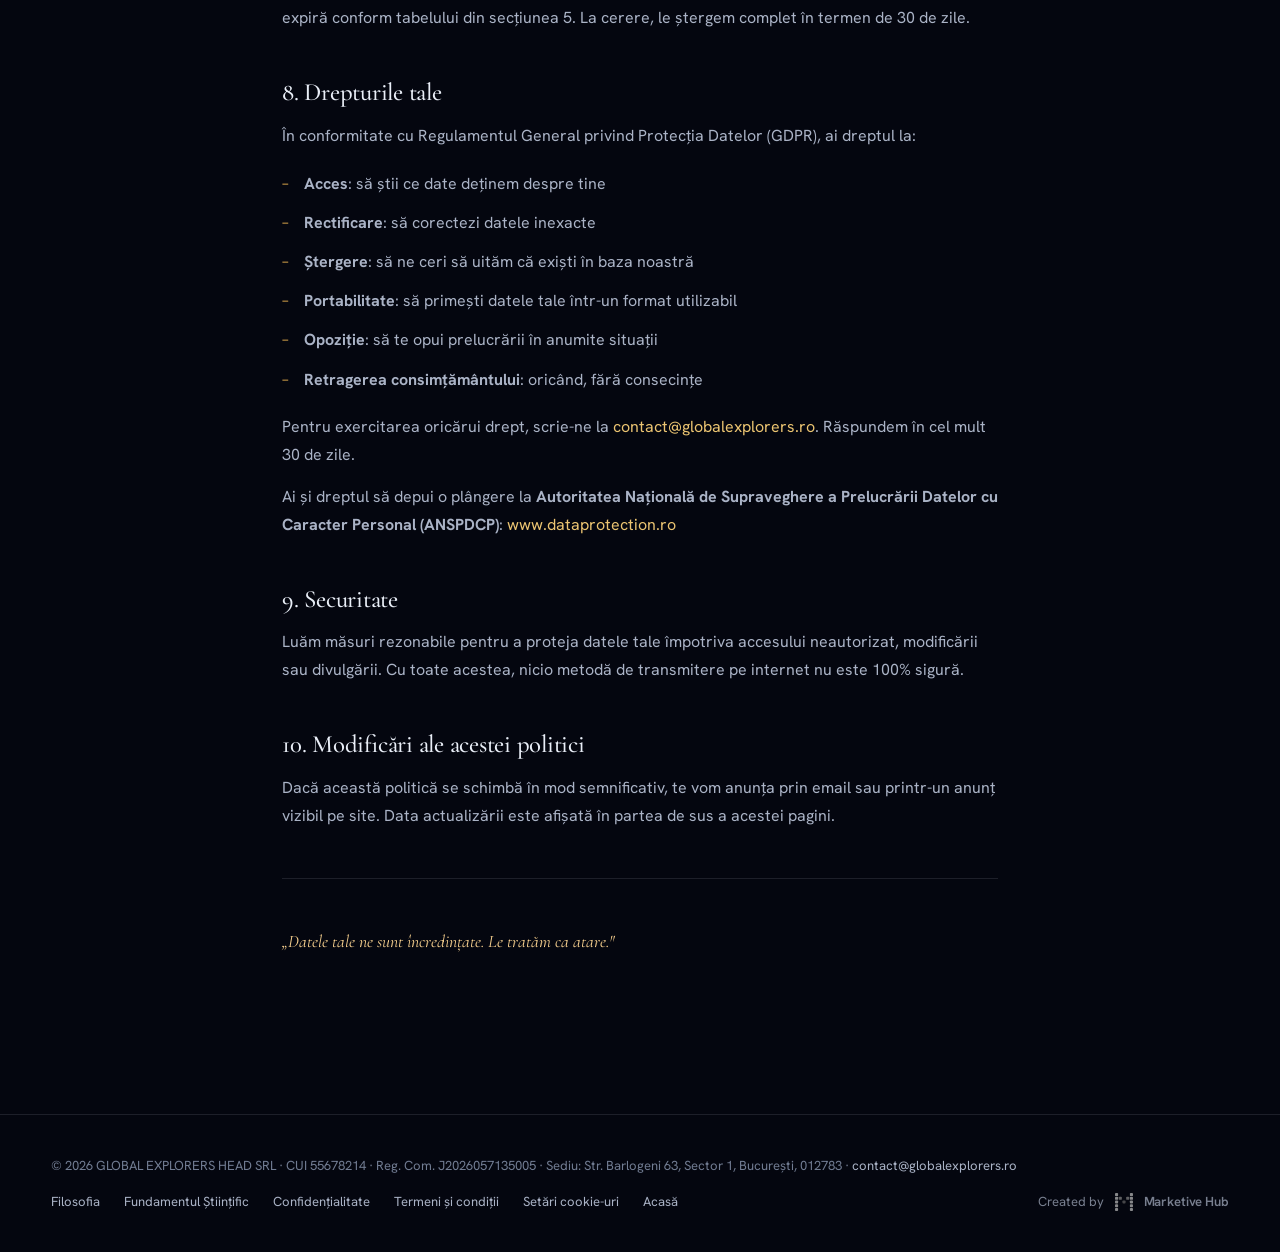
<file: politica-confidentialitate.html>
<!DOCTYPE html>
<html lang="ro">
<head>
  <meta charset="UTF-8" />
  <meta name="viewport" content="width=device-width, initial-scale=1.0" />
  <title>Politică de Confidențialitate — Global Explorers Club</title>
  <meta name="robots" content="noindex" />
  <meta name="theme-color" content="#04060f" />
  <link rel="icon" href="/favicon-32.png?v=3" sizes="32x32" type="image/png" />
  <link rel="icon" href="/favicon-16.png?v=3" sizes="16x16" type="image/png" />
  <link rel="apple-touch-icon" href="/apple-touch-icon.png?v=3" />
  <link rel="manifest" href="/site.webmanifest" />
  <link rel="preconnect" href="https://fonts.googleapis.com" />
  <link rel="preconnect" href="https://fonts.gstatic.com" crossorigin />
  <link href="https://fonts.googleapis.com/css2?family=Cormorant+Garamond:ital,wght@0,400;0,500;0,600;0,700;1,400;1,500&family=Hanken+Grotesk:wght@380;400;500;600;700&display=swap" rel="stylesheet" />
  <link rel="stylesheet" href="styles.css?v=27" />
  <style>
    .legal-nav {
      position: sticky; top: 0; z-index: 100;
      display: flex; align-items: center; justify-content: space-between;
      padding: 18px clamp(20px,4vw,52px);
      background: rgba(6,10,22,0.82); backdrop-filter: blur(14px);
      border-bottom: 1px solid var(--line);
    }
    .legal-nav .back {
      display: inline-flex; align-items: center; gap: 8px;
      color: var(--text-dim); text-decoration: none; font-size: 0.88rem;
      font-weight: 500; transition: color .3s;
    }
    .legal-nav .back:hover { color: var(--gold-bright); }
    .legal-wrap {
      max-width: 780px; margin: 0 auto;
      padding: clamp(60px,10vh,120px) clamp(16px,4vw,32px) clamp(80px,12vh,160px);
    }
    .legal-eyebrow {
      font-family: var(--sans); font-size: 0.72rem; font-weight: 600;
      letter-spacing: 0.34em; text-transform: uppercase; color: var(--gold);
      display: block; margin-bottom: 20px;
    }
    .legal-title {
      font-family: var(--serif); font-size: clamp(2rem,4vw,3.2rem);
      font-weight: 500; line-height: 1.08; letter-spacing: -0.01em;
      margin-bottom: 12px;
    }
    .legal-date {
      font-size: 0.86rem; color: var(--text-faint); margin-bottom: 56px;
      padding-bottom: 40px; border-bottom: 1px solid var(--line);
    }
    .legal-section { margin-bottom: 48px; }
    .legal-section h2 {
      font-family: var(--serif); font-size: 1.55rem; font-weight: 500;
      color: var(--text); margin-bottom: 16px; letter-spacing: -0.01em;
    }
    .legal-section p {
      font-size: 1rem; color: var(--text-dim); line-height: 1.75;
      margin-bottom: 14px;
    }
    .legal-section ul {
      margin: 10px 0 14px 0; padding-left: 0; list-style: none;
    }
    .legal-section ul li {
      font-size: 1rem; color: var(--text-dim); line-height: 1.7;
      padding: 6px 0 6px 22px; position: relative;
    }
    .legal-section ul li::before {
      content: "–"; position: absolute; left: 0; color: var(--gold);
    }
    .legal-section a { color: var(--gold-bright); text-decoration: none; }
    .legal-section a:hover { text-decoration: underline; }
    .cc-table { width: 100%; border-collapse: collapse; margin: 18px 0; font-size: 0.9rem; }
    .cc-table th, .cc-table td { text-align: left; padding: 10px 12px; border-bottom: 1px solid var(--line); color: var(--text-dim); vertical-align: top; }
    .cc-table th { color: var(--text); font-weight: 600; }
    @media (max-width: 560px) { .cc-table { display: block; overflow-x: auto; } }
    .legal-divider {
      border: none; border-top: 1px solid var(--line); margin: 48px 0;
    }
    .legal-footer {
      padding: 40px clamp(20px,4vw,52px);
      border-top: 1px solid var(--line);
      display: flex; justify-content: space-between; flex-wrap: wrap;
      gap: 14px; align-items: center;
    }
    .legal-footer p { font-size: 0.82rem; color: var(--text-faint); }
    .legal-footer a { color: var(--text-dim); text-decoration: none; font-size: 0.82rem; transition: color .3s; }
    .legal-footer a:hover { color: var(--gold-bright); }
    .legal-title, .legal-section h2 { overflow-wrap: break-word; }
    @media (max-width: 430px) {
      .legal-nav { padding: 14px 16px; }
      .legal-nav .name { display: none; }
      .legal-footer { flex-direction: column; align-items: flex-start; gap: 10px; }
    }
  </style>
</head>
<body>

  <nav class="legal-nav">
    <a class="brand" href="/">
      <span class="mark"><video class="mark-anim" autoplay muted loop playsinline poster="assets/logo.png?v=3" aria-hidden="true"><source src="assets/logo-anim.webm?v=1" type="video/webm" /><source src="assets/logo-anim.mp4?v=1" type="video/mp4" /></video><img class="mark-still" src="assets/logo.png?v=3" alt="Global Explorers Club logo" /></span>
      <span class="name">Global Explorers<small>Club</small></span>
    </a>
  </nav>

  <div class="legal-wrap">
    <span class="legal-eyebrow">Legal · Confidențialitate</span>
    <h1 class="legal-title">Politică de Confidențialitate</h1>
    <p class="legal-date">Ultima actualizare: 27 iunie 2026</p>

    <div class="legal-section">
      <p>Această politică descrie modul în care Global Explorers Club colectează, folosește și protejează datele tale personale atunci când vizitezi site-ul nostru sau te înscrii pe lista de așteptare. O citim noi înșine periodic. Ne-am dorit să fie scrisă pe înțelesul tuturor: clar, fără jargon inutil.</p>
    </div>

    <div class="legal-section">
      <h2>1. Cine suntem</h2>
      <p>Global Explorers Club este o comunitate privată aflată în construcție, dedicată celor care vor să trăiască cu mai multă intenție. Operatorul datelor cu caracter personal este <strong>GLOBAL EXPLORERS HEAD SRL</strong>, CUI 55678214, nr. Reg. Com. J2026057135005 (EUID ROONRC.J2026057135005), cu sediul în Str. Barlogeni 63, Sectorul 1, București, cod 012783, România.</p>
      <p>Pentru orice întrebare legată de datele tale, ne poți contacta la: <a href="mailto:contact@globalexplorers.ro">contact@globalexplorers.ro</a></p>
    </div>

    <div class="legal-section">
      <h2>2. Ce date colectăm</h2>
      <p>Când completezi formularul de pe site, colectăm:</p>
      <ul>
        <li>Prenumele tău</li>
        <li>Adresa de email</li>
        <li>Confirmarea că ai cel puțin 18 ani (doar bifa, nu ne spui data nașterii)</li>
        <li>Opțional: un scurt text despre ce capitol din viața ta vrei să schimbi</li>
      </ul>
      <p>De asemenea, serverul nostru de hosting poate stoca automat date tehnice standard precum adresa IP, tipul de browser și paginile accesate. Aceste informații sunt anonime și nu sunt asociate cu identitatea ta.</p>
    </div>

    <div class="legal-section">
      <h2>3. De ce colectăm aceste date</h2>
      <p>Datele tale sunt folosite exclusiv pentru:</p>
      <ul>
        <li>Gestionarea listei de așteptare pentru lansarea Global Explorers Club</li>
        <li>Trimiterea de actualizări săptămânale despre proiect</li>
        <li>Comunicarea de invitații la experiențe și evenimente viitoare
        Măsurarea și optimizarea reclamelor noastre, numai cu acordul tău pentru cookie-uri</li>
      </ul>
      <p>Nu vom folosi datele tale în alt scop fără consimțământul tău explicit.</p>
    </div>

    <div class="legal-section">
      <h2>4. Temeiul legal</h2>
      <p>Prelucrăm datele tale pe baza <strong>consimțământului</strong> tău, exprimat în momentul completării formularului. Te poți dezabona oricând cu un singur clic, din orice email primit, sau scriindu-ne direct.</p>
    </div>

    <div class="legal-section">
      <h2>5. Cookie-uri și tehnologii de urmărire</h2>
      <p>Folosim trei categorii de cookie-uri. Prima este activă mereu; celelalte două pornesc <strong>numai după ce le accepți explicit</strong>.</p>
      <ul>
        <li><strong>Necesare</strong> (mereu active): fac site-ul să funcționeze. Aici intră preferința ta de cookie-uri, salvată local în browser, și funcționarea formularului de înscriere. Nu urmăresc nimic și nu pleacă spre terți.</li>
        <li><strong>Analiză</strong> (opțional): <strong>Google Analytics 4</strong>, cu adresa IP anonimizată. Ne arată câți oameni citesc fiecare pagină și unde renunță, ca să scriem mai bine. Nu te identifică personal.</li>
        <li><strong>Marketing</strong> (opțional): <strong>Meta Pixel</strong> (Facebook și Instagram) și <strong>TikTok Pixel</strong>. Măsoară câți dintre cei care ajung la noi dintr-un anunț se înscriu, ca să nu cheltuim bugetul degeaba. Meta și TikTok pot folosi aceste date pentru afișarea de reclame.</li>
      </ul>
      <p>La prima vizită primești o casetă cu trei opțiuni: <em>Accept</em>, <em>Refuz</em> și <em>Setări</em>, unde poți bifa separat fiecare categorie. Cele două butoane sunt la fel de vizibile. Refuzul e la fel de simplu ca acceptul, iar site-ul funcționează integral fără cookie-uri opționale.</p>
      <p>Îți poți schimba alegerea oricând, din linkul <strong>„Setări cookie-uri"</strong> din footerul fiecărei pagini. Îți cerem din nou consimțământul după 12 luni. Poți, în plus, bloca sau șterge cookie-urile direct din setările browserului.</p>
      <p><strong>Temeiul legal</strong> pentru cookie-urile de analiză și marketing este consimțământul tău (art. 6 alin. 1 lit. a GDPR). Pentru cele necesare, interesul legitim de a livra un site funcțional (art. 6 alin. 1 lit. f).</p>
      <table class="cc-table">
        <thead><tr><th>Cookie</th><th>Furnizor</th><th>Scop</th><th>Durată</th></tr></thead>
        <tbody>
          <tr><td>gec_consent</td><td>GEC (local în browser)</td><td>Necesar: reține alegerea ta</td><td>12 luni</td></tr>
          <tr><td>_ga, _ga_*</td><td>Google Analytics</td><td>Analiză: vizitatori unici și pagini citite</td><td>până la 2 ani</td></tr>
          <tr><td>_fbp</td><td>Meta Pixel</td><td>Marketing: măsurarea anunțurilor Meta</td><td>90 de zile</td></tr>
          <tr><td>_ttp, ttclid</td><td>TikTok Pixel</td><td>Marketing: măsurarea anunțurilor TikTok</td><td>până la 13 luni</td></tr>
        </tbody>
      </table>
    </div>

    <div class="legal-section">
      <h2>6. Servicii terțe</h2>
      <p>Folosim câteva servicii externe pentru a opera site-ul:</p>
      <ul>
        <li><strong>Google Fonts</strong>: tipografie. Google poate colecta date tehnice minime la încărcarea fonturilor.</li>
        <li><strong>Google Apps Script</strong>: procesarea formularului de înscriere. Datele sunt transmise securizat și stocate într-un tabel Google Sheets accesat exclusiv de echipa noastră.</li>
        <li><strong>Vercel</strong>: găzduirea site-ului și statistici agregate de trafic, fără cookie-uri și fără identificarea vizitatorilor.</li>
        <li><strong>Google Analytics 4</strong>, <strong>Meta Pixel</strong> și <strong>TikTok Pixel</strong>: numai cu acceptul tău, conform secțiunii 5. Ambele sunt servicii cu sediul în afara UE; transferul se face pe baza Cadrului UE-SUA privind confidențialitatea datelor și a clauzelor contractuale standard.</li>
      </ul>
      <p>Folosim și furnizori care lucrează în numele nostru (de exemplu pentru trimiterea de e-mailuri), pe baza unui contract care îi obligă să protejeze datele. Meta, TikTok și Google primesc date doar prin pixelii de mai sus, după acceptul tău.</p>
      <p>Nu vindem, nu împrumutăm și nu schimbăm datele tale cu terți în scopuri comerciale.</p>
    </div>

    <div class="legal-section">
      <h2>7. Cât timp păstrăm datele</h2>
      <p>Datele din lista de așteptare le păstrăm cât timp ești pe listă, dar cel mult 3 ani de la ultima interacțiune, sau până când ne ceri să le ștergem sau îți retragi acordul. Cookie-urile opționale expiră conform tabelului din secțiunea 5. La cerere, le ștergem complet în termen de 30 de zile.</p>
    </div>

    <div class="legal-section">
      <h2>8. Drepturile tale</h2>
      <p>În conformitate cu Regulamentul General privind Protecția Datelor (GDPR), ai dreptul la:</p>
      <ul>
        <li><strong>Acces</strong>: să știi ce date deținem despre tine</li>
        <li><strong>Rectificare</strong>: să corectezi datele inexacte</li>
        <li><strong>Ștergere</strong>: să ne ceri să uităm că exiști în baza noastră</li>
        <li><strong>Portabilitate</strong>: să primești datele tale într-un format utilizabil</li>
        <li><strong>Opoziție</strong>: să te opui prelucrării în anumite situații</li>
        <li><strong>Retragerea consimțământului</strong>: oricând, fără consecințe</li>
      </ul>
      <p>Pentru exercitarea oricărui drept, scrie-ne la <a href="mailto:contact@globalexplorers.ro">contact@globalexplorers.ro</a>. Răspundem în cel mult 30 de zile.</p>
      <p>Ai și dreptul să depui o plângere la <strong>Autoritatea Națională de Supraveghere a Prelucrării Datelor cu Caracter Personal (ANSPDCP)</strong>: <a href="https://www.dataprotection.ro" target="_blank" rel="noopener noreferrer">www.dataprotection.ro</a></p>
    </div>

    <div class="legal-section">
      <h2>9. Securitate</h2>
      <p>Luăm măsuri rezonabile pentru a proteja datele tale împotriva accesului neautorizat, modificării sau divulgării. Cu toate acestea, nicio metodă de transmitere pe internet nu este 100% sigură.</p>
    </div>

    <div class="legal-section">
      <h2>10. Modificări ale acestei politici</h2>
      <p>Dacă această politică se schimbă în mod semnificativ, te vom anunța prin email sau printr-un anunț vizibil pe site. Data actualizării este afișată în partea de sus a acestei pagini.</p>
    </div>

    <hr class="legal-divider" />

    <div class="legal-section">
      <p style="font-family: var(--serif); font-style: italic; font-size: 1.1rem; color: var(--amber-soft);">„Datele tale ne sunt încredințate. Le tratăm ca atare."</p>
    </div>
  </div>

  <footer class="legal-footer">
    <p>© 2026 GLOBAL EXPLORERS HEAD SRL · CUI 55678214 · Reg. Com. J2026057135005 · Sediu: Str. Barlogeni 63, Sector 1, București, 012783 · <a href="mailto:contact@globalexplorers.ro">contact@globalexplorers.ro</a></p>
    <div style="display:flex;gap:24px;flex-wrap:wrap;">
      <a href="/filosofia">Filosofia</a>
      <a href="/fundamentul-stiintific">Fundamentul Științific</a>
      <a href="/politica-confidentialitate">Confidențialitate</a>
      <a href="/termeni-conditii">Termeni și condiții</a>
      <a href="#" data-cookie-settings>Setări cookie-uri</a>
      <a href="/">Acasă</a>
    </div>
    <a class="footer-credit" href="https://marketivehub.com" target="_blank" rel="noopener"><span>Created by</span><img src="/assets/marketive-hub-mark.svg" alt="" width="20" height="20"><b>Marketive Hub</b></a>
  </footer>


  <script src="/consent.js?v=1" defer></script>
  <script src="/waitlist.js?v=6" defer></script>
</body>
</html>
</file>
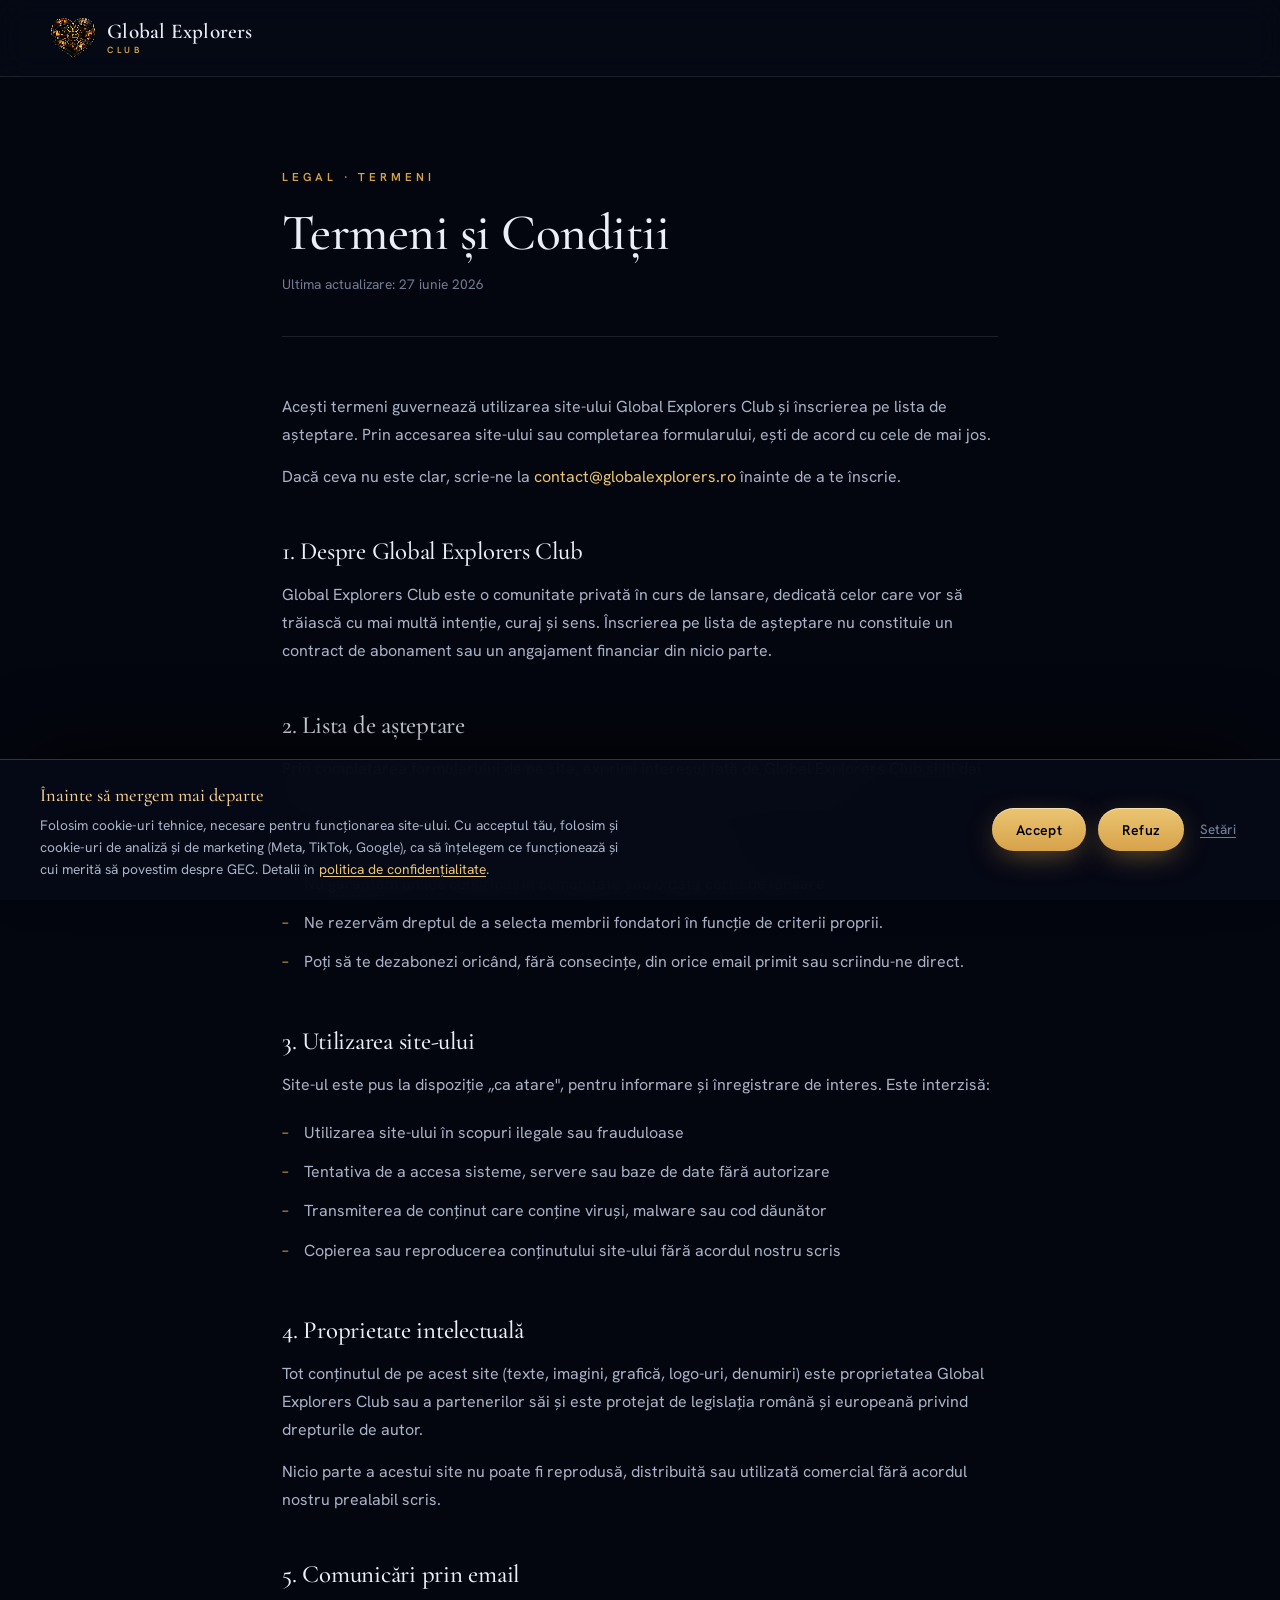
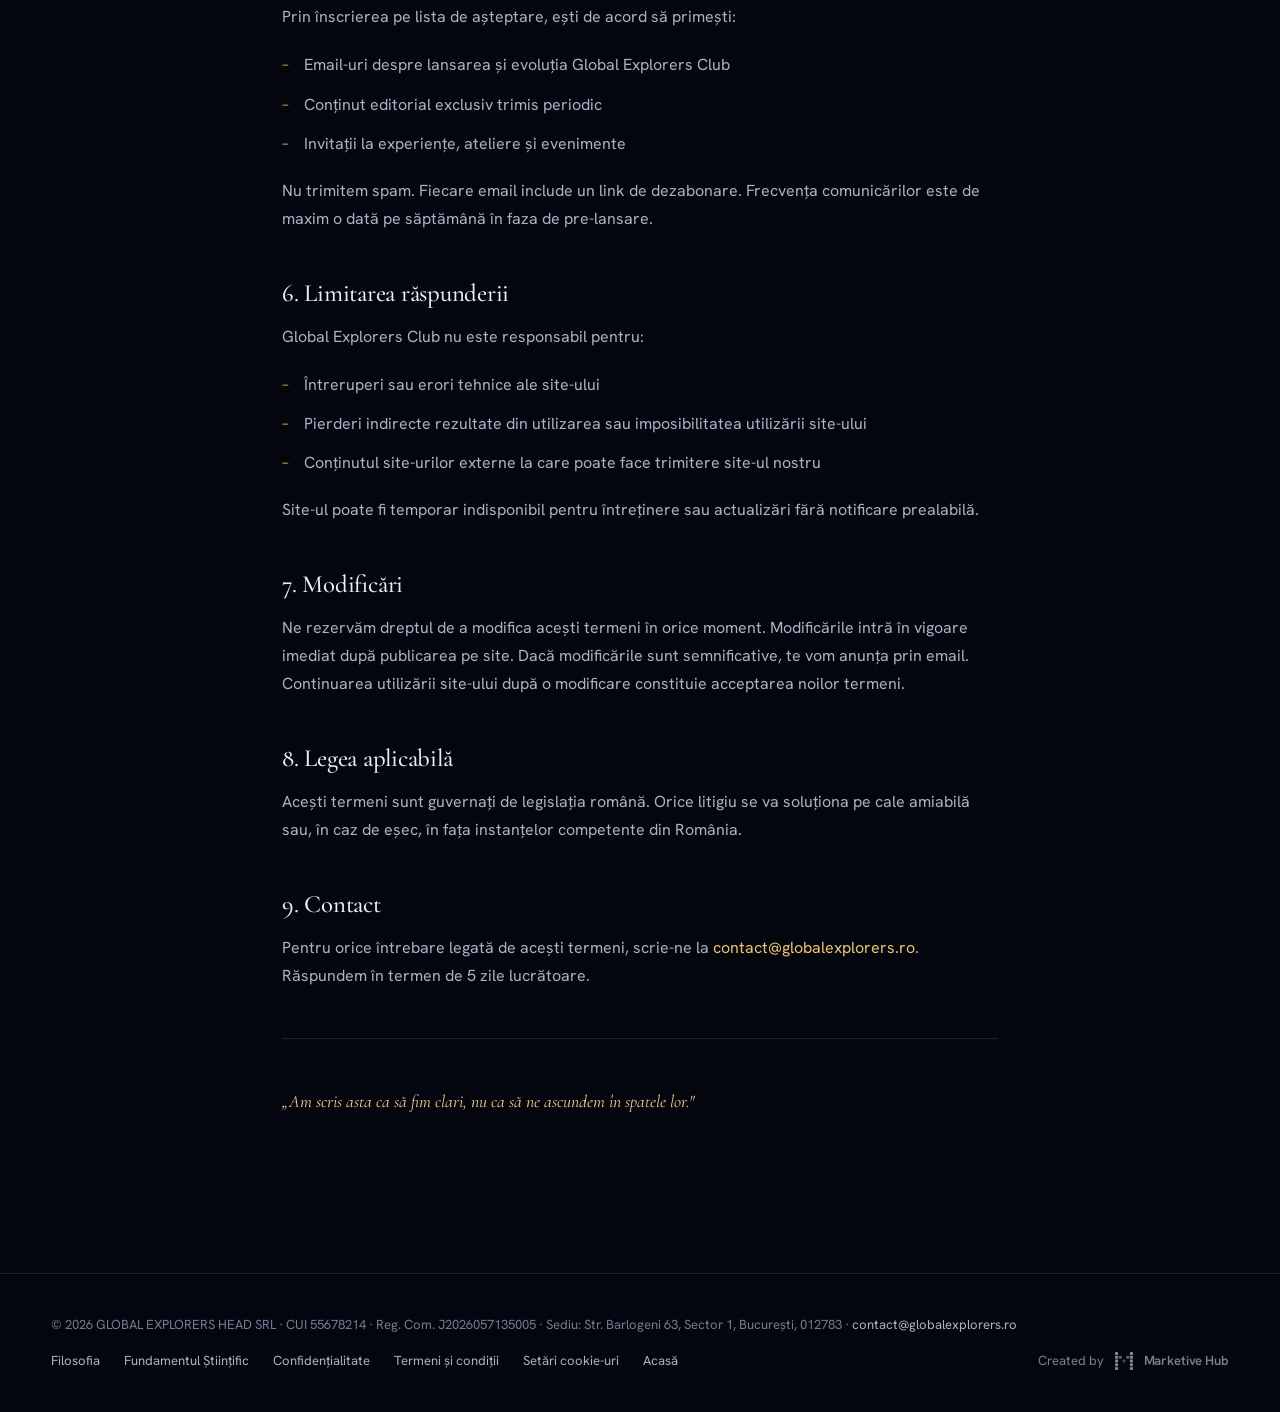
<file: termeni-conditii.html>
<!DOCTYPE html>
<html lang="ro">
<head>
  <meta charset="UTF-8" />
  <meta name="viewport" content="width=device-width, initial-scale=1.0" />
  <title>Termeni și Condiții — Global Explorers Club</title>
  <meta name="robots" content="noindex" />
  <meta name="theme-color" content="#04060f" />
  <link rel="icon" href="/favicon-32.png?v=3" sizes="32x32" type="image/png" />
  <link rel="icon" href="/favicon-16.png?v=3" sizes="16x16" type="image/png" />
  <link rel="apple-touch-icon" href="/apple-touch-icon.png?v=3" />
  <link rel="manifest" href="/site.webmanifest" />
  <link rel="preconnect" href="https://fonts.googleapis.com" />
  <link rel="preconnect" href="https://fonts.gstatic.com" crossorigin />
  <link href="https://fonts.googleapis.com/css2?family=Cormorant+Garamond:ital,wght@0,400;0,500;0,600;0,700;1,400;1,500&family=Hanken+Grotesk:wght@380;400;500;600;700&display=swap" rel="stylesheet" />
  <link rel="stylesheet" href="styles.css?v=27" />
  <style>
    .legal-nav {
      position: sticky; top: 0; z-index: 100;
      display: flex; align-items: center; justify-content: space-between;
      padding: 18px clamp(20px,4vw,52px);
      background: rgba(6,10,22,0.82); backdrop-filter: blur(14px);
      border-bottom: 1px solid var(--line);
    }
    .legal-nav .back {
      display: inline-flex; align-items: center; gap: 8px;
      color: var(--text-dim); text-decoration: none; font-size: 0.88rem;
      font-weight: 500; transition: color .3s;
    }
    .legal-nav .back:hover { color: var(--gold-bright); }
    .legal-wrap {
      max-width: 780px; margin: 0 auto;
      padding: clamp(60px,10vh,120px) clamp(16px,4vw,32px) clamp(80px,12vh,160px);
    }
    .legal-eyebrow {
      font-family: var(--sans); font-size: 0.72rem; font-weight: 600;
      letter-spacing: 0.34em; text-transform: uppercase; color: var(--gold);
      display: block; margin-bottom: 20px;
    }
    .legal-title {
      font-family: var(--serif); font-size: clamp(2rem,4vw,3.2rem);
      font-weight: 500; line-height: 1.08; letter-spacing: -0.01em;
      margin-bottom: 12px;
    }
    .legal-date {
      font-size: 0.86rem; color: var(--text-faint); margin-bottom: 56px;
      padding-bottom: 40px; border-bottom: 1px solid var(--line);
    }
    .legal-section { margin-bottom: 48px; }
    .legal-section h2 {
      font-family: var(--serif); font-size: 1.55rem; font-weight: 500;
      color: var(--text); margin-bottom: 16px; letter-spacing: -0.01em;
    }
    .legal-section p {
      font-size: 1rem; color: var(--text-dim); line-height: 1.75;
      margin-bottom: 14px;
    }
    .legal-section ul {
      margin: 10px 0 14px 0; padding-left: 0; list-style: none;
    }
    .legal-section ul li {
      font-size: 1rem; color: var(--text-dim); line-height: 1.7;
      padding: 6px 0 6px 22px; position: relative;
    }
    .legal-section ul li::before {
      content: "–"; position: absolute; left: 0; color: var(--gold);
    }
    .legal-section a { color: var(--gold-bright); text-decoration: none; }
    .legal-section a:hover { text-decoration: underline; }
    .legal-divider {
      border: none; border-top: 1px solid var(--line); margin: 48px 0;
    }
    .legal-footer {
      padding: 40px clamp(20px,4vw,52px);
      border-top: 1px solid var(--line);
      display: flex; justify-content: space-between; flex-wrap: wrap;
      gap: 14px; align-items: center;
    }
    .legal-footer p { font-size: 0.82rem; color: var(--text-faint); }
    .legal-footer a { color: var(--text-dim); text-decoration: none; font-size: 0.82rem; transition: color .3s; }
    .legal-footer a:hover { color: var(--gold-bright); }
    .legal-title, .legal-section h2 { overflow-wrap: break-word; }
    @media (max-width: 430px) {
      .legal-nav { padding: 14px 16px; }
      .legal-nav .name { display: none; }
      .legal-footer { flex-direction: column; align-items: flex-start; gap: 10px; }
    }
  </style>
</head>
<body>

  <nav class="legal-nav">
    <a class="brand" href="/">
      <span class="mark"><video class="mark-anim" autoplay muted loop playsinline poster="assets/logo.png?v=3" aria-hidden="true"><source src="assets/logo-anim.webm?v=1" type="video/webm" /><source src="assets/logo-anim.mp4?v=1" type="video/mp4" /></video><img class="mark-still" src="assets/logo.png?v=3" alt="Global Explorers Club logo" /></span>
      <span class="name">Global Explorers<small>Club</small></span>
    </a>
  </nav>

  <div class="legal-wrap">
    <span class="legal-eyebrow">Legal · Termeni</span>
    <h1 class="legal-title">Termeni și Condiții</h1>
    <p class="legal-date">Ultima actualizare: 27 iunie 2026</p>

    <div class="legal-section">
      <p>Acești termeni guvernează utilizarea site-ului Global Explorers Club și înscrierea pe lista de așteptare. Prin accesarea site-ului sau completarea formularului, ești de acord cu cele de mai jos.</p>
      <p>Dacă ceva nu este clar, scrie-ne la <a href="mailto:contact@globalexplorers.ro">contact@globalexplorers.ro</a> înainte de a te înscrie.</p>
    </div>

    <div class="legal-section">
      <h2>1. Despre Global Explorers Club</h2>
      <p>Global Explorers Club este o comunitate privată în curs de lansare, dedicată celor care vor să trăiască cu mai multă intenție, curaj și sens. Înscrierea pe lista de așteptare nu constituie un contract de abonament sau un angajament financiar din nicio parte.</p>
    </div>

    <div class="legal-section">
      <h2>2. Lista de așteptare</h2>
      <p>Prin completarea formularului de pe site, exprimi interesul față de Global Explorers Club și îți dai acordul să primești comunicări despre lansare, experiențe și conținut exclusiv.</p>
      <ul>
        <li>Înscrierea pe lista de așteptare este gratuită și fără obligații.</li>
        <li>Nu garantăm un loc confirmat în comunitate sau o dată certă de lansare.</li>
        <li>Ne rezervăm dreptul de a selecta membrii fondatori în funcție de criterii proprii.</li>
        <li>Poți să te dezabonezi oricând, fără consecințe, din orice email primit sau scriindu-ne direct.</li>
      </ul>
    </div>

    <div class="legal-section">
      <h2>3. Utilizarea site-ului</h2>
      <p>Site-ul este pus la dispoziție „ca atare", pentru informare și înregistrare de interes. Este interzisă:</p>
      <ul>
        <li>Utilizarea site-ului în scopuri ilegale sau frauduloase</li>
        <li>Tentativa de a accesa sisteme, servere sau baze de date fără autorizare</li>
        <li>Transmiterea de conținut care conține viruși, malware sau cod dăunător</li>
        <li>Copierea sau reproducerea conținutului site-ului fără acordul nostru scris</li>
      </ul>
    </div>

    <div class="legal-section">
      <h2>4. Proprietate intelectuală</h2>
      <p>Tot conținutul de pe acest site (texte, imagini, grafică, logo-uri, denumiri) este proprietatea Global Explorers Club sau a partenerilor săi și este protejat de legislația română și europeană privind drepturile de autor.</p>
      <p>Nicio parte a acestui site nu poate fi reprodusă, distribuită sau utilizată comercial fără acordul nostru prealabil scris.</p>
    </div>

    <div class="legal-section">
      <h2>5. Comunicări prin email</h2>
      <p>Prin înscrierea pe lista de așteptare, ești de acord să primești:</p>
      <ul>
        <li>Email-uri despre lansarea și evoluția Global Explorers Club</li>
        <li>Conținut editorial exclusiv trimis periodic</li>
        <li>Invitații la experiențe, ateliere și evenimente</li>
      </ul>
      <p>Nu trimitem spam. Fiecare email include un link de dezabonare. Frecvența comunicărilor este de maxim o dată pe săptămână în faza de pre-lansare.</p>
    </div>

    <div class="legal-section">
      <h2>6. Limitarea răspunderii</h2>
      <p>Global Explorers Club nu este responsabil pentru:</p>
      <ul>
        <li>Întreruperi sau erori tehnice ale site-ului</li>
        <li>Pierderi indirecte rezultate din utilizarea sau imposibilitatea utilizării site-ului</li>
        <li>Conținutul site-urilor externe la care poate face trimitere site-ul nostru</li>
      </ul>
      <p>Site-ul poate fi temporar indisponibil pentru întreținere sau actualizări fără notificare prealabilă.</p>
    </div>

    <div class="legal-section">
      <h2>7. Modificări</h2>
      <p>Ne rezervăm dreptul de a modifica acești termeni în orice moment. Modificările intră în vigoare imediat după publicarea pe site. Dacă modificările sunt semnificative, te vom anunța prin email. Continuarea utilizării site-ului după o modificare constituie acceptarea noilor termeni.</p>
    </div>

    <div class="legal-section">
      <h2>8. Legea aplicabilă</h2>
      <p>Acești termeni sunt guvernați de legislația română. Orice litigiu se va soluționa pe cale amiabilă sau, în caz de eșec, în fața instanțelor competente din România.</p>
    </div>

    <div class="legal-section">
      <h2>9. Contact</h2>
      <p>Pentru orice întrebare legată de acești termeni, scrie-ne la <a href="mailto:contact@globalexplorers.ro">contact@globalexplorers.ro</a>. Răspundem în termen de 5 zile lucrătoare.</p>
    </div>

    <hr class="legal-divider" />

    <div class="legal-section">
      <p style="font-family: var(--serif); font-style: italic; font-size: 1.1rem; color: var(--amber-soft);">„Am scris asta ca să fim clari, nu ca să ne ascundem în spatele lor."</p>
    </div>
  </div>

  <footer class="legal-footer">
    <p>© 2026 GLOBAL EXPLORERS HEAD SRL · CUI 55678214 · Reg. Com. J2026057135005 · Sediu: Str. Barlogeni 63, Sector 1, București, 012783 · <a href="mailto:contact@globalexplorers.ro">contact@globalexplorers.ro</a></p>
    <div style="display:flex;gap:24px;flex-wrap:wrap;">
      <a href="/filosofia">Filosofia</a>
      <a href="/fundamentul-stiintific">Fundamentul Științific</a>
      <a href="/politica-confidentialitate">Confidențialitate</a>
      <a href="/termeni-conditii">Termeni și condiții</a>
      <a href="#" data-cookie-settings>Setări cookie-uri</a>
      <a href="/">Acasă</a>
    </div>
    <a class="footer-credit" href="https://marketivehub.com" target="_blank" rel="noopener"><span>Created by</span><img src="/assets/marketive-hub-mark.svg" alt="" width="20" height="20"><b>Marketive Hub</b></a>
  </footer>


  <script src="/consent.js?v=1" defer></script>
  <script src="/waitlist.js?v=6" defer></script>
</body>
</html>
</file>
<file: styles.css>
/* ===========================================================
   GLOBAL EXPLORERS CLUB — Cinematic Design System
   =========================================================== */

:root{
  /* Palette */
  --midnight:      #0a1230;   /* midnight blue */
  --midnight-deep: #060a1c;   /* deepest sky */
  --charcoal:      #14161d;   /* deep charcoal */
  --ink:           #04060f;   /* near-black base */
  --gold:          #d6a24a;   /* warm gold */
  --gold-bright:   #ecc572;   /* lit gold */
  --amber:         #f0b35e;   /* candlelight amber */
  --amber-soft:    #f6cf8e;
  --silver:        #c8d2e4;   /* moonlight silver */
  --silver-dim:    #8c97ac;
  --silver-faint:  #5a6478;

  /* Semantic */
  --bg:            var(--ink);
  --text:          #e9eef7;
  --text-dim:      #aab3c6;
  --text-faint:    #717c92;
  --line:          rgba(200,210,228,0.12);
  --line-gold:     rgba(214,162,74,0.28);

  /* Type */
  --serif: "Cormorant Garamond", "Cormorant", Georgia, serif;
  --sans:  "Hanken Grotesk", "Inter", system-ui, sans-serif;

  /* Glow */
  --glow-gold: 0 0 40px rgba(214,162,74,0.35);
  --glow-amber-soft: 0 0 60px rgba(240,179,94,0.18);

  --maxw: 1240px;
  --ease: cubic-bezier(0.22, 1, 0.36, 1);
}

*{ box-sizing:border-box; margin:0; padding:0; }
html{ scroll-behavior:smooth; }
@media (prefers-reduced-motion: reduce){ html{ scroll-behavior:auto; } }

body{
  background:var(--bg);
  color:var(--text);
  font-family:var(--sans);
  font-size:17px;
  line-height:1.65;
  -webkit-font-smoothing:antialiased;
  overflow-x:hidden;
  font-feature-settings:"liga" 1, "kern" 1;
}

::selection{ background:rgba(214,162,74,0.32); color:#fff; }

img{ display:block; max-width:100%; }

/* ---- Typography primitives ---- */
.eyebrow{
  font-family:var(--sans);
  font-size:0.74rem;
  font-weight:600;
  letter-spacing:0.34em;
  text-transform:uppercase;
  color:var(--gold);
  display:inline-flex;
  align-items:center;
  gap:0.85em;
  white-space:nowrap;
  max-width:100%;
}
.eyebrow::before{
  content:"";
  width:34px; height:1px;
  background:linear-gradient(90deg, transparent, var(--gold));
  display:inline-block;
}
.eyebrow.centered::after{
  content:"";
  width:34px; height:1px;
  background:linear-gradient(90deg, var(--gold), transparent);
  display:inline-block;
}

h1,h2,h3{
  font-family:var(--serif);
  font-weight:500;
  line-height:1.04;
  letter-spacing:-0.01em;
  text-wrap:balance;
  overflow-wrap:break-word;
}

.display{
  font-size:clamp(3rem, 8.5vw, 7.4rem);
  font-weight:500;
  letter-spacing:-0.02em;
}
.h-section{
  font-size:clamp(2.4rem, 5.4vw, 4.6rem);
  font-weight:500;
}
.lead{
  font-size:clamp(1.05rem, 1.5vw, 1.32rem);
  line-height:1.7;
  color:var(--text-dim);
  font-weight:380;
  max-width:60ch;
  text-wrap:pretty;
}

.gold-text{ color:var(--gold-bright); }
.italic-accent{ font-style:italic; color:var(--amber-soft); }

/* ---- Layout ---- */
.wrap{ max-width:var(--maxw); margin:0 auto; padding:0 clamp(16px,4vw,32px); }
section{ position:relative; }
.section-pad{ padding:clamp(96px, 14vh, 200px) 0; }

/* ---- Buttons ---- */
.btn{
  font-family:var(--sans);
  font-size:0.95rem;
  font-weight:600;
  letter-spacing:0.02em;
  border:none;
  cursor:pointer;
  padding:1.05em 2.1em;
  border-radius:999px;
  display:inline-flex;
  align-items:center;
  justify-content:center;
  gap:0.7em;
  text-decoration:none;
  transition:transform .45s var(--ease), box-shadow .45s var(--ease), background .4s, color .4s, border-color .4s;
  position:relative;
  white-space:nowrap;
}
.btn-primary{
  background:linear-gradient(180deg, var(--gold-bright), var(--gold));
  color:#000;
  box-shadow:0 8px 30px -8px rgba(214,162,74,0.6), inset 0 1px 0 rgba(255,255,255,0.45);
}
.btn-primary:hover{
  transform:translateY(-2px);
  box-shadow:0 14px 44px -8px rgba(214,162,74,0.78), inset 0 1px 0 rgba(255,255,255,0.55);
}
.btn-ghost{
  background:rgba(255,255,255,0.03);
  color:var(--text);
  border:1px solid rgba(200,210,228,0.28);
  backdrop-filter:blur(6px);
}
.btn-ghost:hover{
  border-color:var(--gold);
  color:var(--gold-bright);
  transform:translateY(-2px);
}
.btn .arrow{ transition:transform .4s var(--ease); }
.btn:hover .arrow{ transform:translateX(4px); }

/* ---- Reveal animation ---- */
.reveal{
  opacity:0;
  transform:translateY(34px);
  transition:opacity 1.1s var(--ease), transform 1.1s var(--ease);
  will-change:opacity, transform;
}
.reveal.in{ opacity:1; transform:none; }
.reveal.d1{ transition-delay:.12s; }
.reveal.d2{ transition-delay:.24s; }
.reveal.d3{ transition-delay:.36s; }
.reveal.d4{ transition-delay:.48s; }
@media (prefers-reduced-motion: reduce){
  .reveal{ opacity:1; transform:none; transition:none; }
}

/* ---- Embers / particles ---- */
.embers{ position:absolute; inset:0; overflow:hidden; pointer-events:none; z-index:2; }
.ember{
  position:absolute;
  bottom:-12px;
  width:3px; height:3px;
  border-radius:50%;
  background:var(--amber);
  box-shadow:0 0 8px 2px rgba(240,179,94,0.55);
  opacity:0;
  animation:rise linear infinite;
}
@keyframes rise{
  0%{ transform:translateY(0) translateX(0); opacity:0; }
  10%{ opacity:0.9; }
  80%{ opacity:0.7; }
  100%{ transform:translateY(-94vh) translateX(var(--drift,20px)); opacity:0; }
}
@media (prefers-reduced-motion: reduce){ .ember{ display:none; } }

/* film grain + vignette helpers */
.vignette::after{
  content:""; position:absolute; inset:0; pointer-events:none;
  background:radial-gradient(120% 80% at 50% 40%, transparent 40%, rgba(4,6,15,0.55) 100%);
  z-index:3;
}

/* ===========================================================
   NAV
   =========================================================== */
.nav{
  position:fixed; top:0; left:0; right:0; z-index:100;
  display:flex; align-items:center; justify-content:space-between;
  padding:22px clamp(20px,4vw,52px);
  transition:background .5s, backdrop-filter .5s, padding .5s, border-color .5s;
  border-bottom:1px solid transparent;
}
/* The hero photo is bright at the top, so the bar needs a scrim. It lives on
   a pseudo-element that hangs below the bar: painted on the bar itself, the
   gradient would stop at the bar's fractional bottom edge (86.47px) and that
   layer boundary draws a hairline across the photo. Down here the gradient is
   already fully transparent long before the element ends. */
.nav::before{
  content:""; position:absolute; inset:0 0 -40px 0; z-index:-1;
  pointer-events:none;
  background:linear-gradient(180deg, rgba(4,6,15,0.88) 0%, rgba(4,6,15,0.55) 42%, transparent 100%);
  transition:opacity .5s;
}
.nav.scrolled::before{ opacity:0; }
.nav.scrolled{
  background:rgba(6,10,22,0.72);
  backdrop-filter:blur(14px);
  border-bottom:1px solid var(--line);
  padding:14px clamp(20px,4vw,52px);
}
.brand{ display:flex; align-items:center; gap:12px; text-decoration:none; color:var(--text); }
.brand .mark{
  width:44px; height:40px; flex:none;
  display:grid; place-items:center;
}
.brand .mark svg{ width:100%; height:100%; }
.brand .mark img,
.brand .mark video{ width:100%; height:100%; object-fit:contain; display:block; }
/* the nav mark loops; the still PNG is the reduced-motion (and no-codec) fallback */
.brand .mark .mark-still{ display:none; }
@media (prefers-reduced-motion: reduce){
  .brand .mark .mark-anim{ display:none; }
  .brand .mark .mark-still{ display:block; }
}
@media (max-width:520px){ .brand .mark{ width:38px; height:34px; } }
.brand .name{
  font-family:var(--serif); font-size:1.32rem; font-weight:600; letter-spacing:0.01em; line-height:1;
}
.brand .name small{ display:block; font-family:var(--sans); font-size:0.56rem; letter-spacing:0.4em; text-transform:uppercase; color:var(--gold); font-weight:600; margin-top:3px; }
.nav-links{ display:flex; align-items:center; gap:26px; }
.nav-links a{
  color:var(--text-dim); text-decoration:none; font-size:0.9rem; font-weight:500;
  letter-spacing:0.02em; transition:color .3s; position:relative;
}
.nav-links a:not(.btn):hover{ color:var(--gold-bright); }
.nav-links a:not(.btn)::after{
  content:""; position:absolute; left:0; bottom:-5px; height:1px; width:0; background:var(--gold);
  transition:width .4s var(--ease);
}
.nav-links a:not(.btn):hover::after{ width:100%; }
.nav-links a:not(.btn).active{ color:var(--gold-bright); }
.nav-links a:not(.btn).active::after{ width:100%; }
.mobile-nav a.active{ color:var(--gold-bright); }
.nav .btn{ padding:0.7em 1.5em; font-size:0.85rem; }
.nav-links a.btn-primary{ color:#000; } /* beat .nav-links a grey color */

/* ---- Nav dropdown ---- */
.nav-dropdown{ position:relative; }
.nav-dropdown-toggle{
  display:inline-flex; align-items:center; gap:6px;
  background:none; margin:0;
  padding:0.5em 1.05em;
  border:1px solid rgba(214,162,74,0.45); border-radius:999px;
  font-family:inherit; font-size:0.9rem; font-weight:500; letter-spacing:0.02em;
  color:var(--gold-bright); cursor:pointer;
  transition:color .3s, background .3s, border-color .3s;
}
.nav-dropdown-toggle:hover{
  color:var(--gold-bright);
  border-color:var(--gold-bright);
  background:rgba(214,162,74,0.10);
}
.nav-dropdown.open .nav-dropdown-toggle,
.nav-dropdown-toggle[aria-expanded="true"]{
  color:var(--gold-bright);
  border-color:var(--gold-bright);
  background:rgba(214,162,74,0.10);
}
.nav-dropdown-toggle .chev{ transition:transform .35s var(--ease); flex-shrink:0; }
.nav-dropdown:hover .nav-dropdown-toggle .chev,
.nav-dropdown.open .nav-dropdown-toggle .chev{ transform:rotate(180deg); }
.nav-dropdown-menu{
  position:absolute; top:100%; left:50%; transform:translateX(-50%);
  padding-top:16px; width:max-content;
  opacity:0; pointer-events:none; transition:opacity .28s var(--ease);
  z-index:120;
}
.nav-dropdown:hover .nav-dropdown-menu,
.nav-dropdown:focus-within .nav-dropdown-menu,
.nav-dropdown.open .nav-dropdown-menu{ opacity:1; pointer-events:all; }
.nav-dropdown-menu-inner{
  min-width:230px; padding:10px; border-radius:14px;
  background:rgba(8,11,24,0.94); backdrop-filter:blur(16px);
  border:1px solid var(--line); box-shadow:0 30px 60px -30px rgba(0,0,0,0.85);
  display:flex; flex-direction:column; gap:2px;
  transform:translateY(-6px); transition:transform .3s var(--ease);
}
.nav-dropdown:hover .nav-dropdown-menu-inner,
.nav-dropdown:focus-within .nav-dropdown-menu-inner,
.nav-dropdown.open .nav-dropdown-menu-inner{ transform:translateY(0); }
.nav-dropdown-menu-inner a{
  display:block; padding:11px 14px; border-radius:8px;
  font-size:0.87rem; color:var(--text-dim); white-space:nowrap;
  transition:background .25s, color .25s;
}
.nav-dropdown-menu-inner a:hover,
.nav-dropdown-menu-inner a.active{ background:rgba(214,162,74,0.1); color:var(--gold-bright); }
.mobile-nav .mobile-nav-label{
  display:block; margin:18px 0 2px; padding-top:14px; border-top:1px solid var(--line);
  font-family:var(--sans); font-size:0.68rem; letter-spacing:0.28em; text-transform:uppercase;
  color:var(--gold);
}
.nav-toggle{
  display:none;
  flex-direction:column;
  justify-content:space-between;
  width:28px; height:19px;
  background:none; border:none;
  cursor:pointer; padding:0;
  flex-shrink:0; z-index:101;
}
.nav-toggle span{
  display:block; height:1.5px;
  background:var(--text); border-radius:2px;
  transition:transform .4s var(--ease), opacity .3s, background .3s;
  transform-origin:center;
}
.nav-toggle.open span:nth-child(1){ transform:translateY(8.75px) rotate(45deg); background:var(--gold-bright); }
.nav-toggle.open span:nth-child(2){ opacity:0; transform:scaleX(0); }
.nav-toggle.open span:nth-child(3){ transform:translateY(-8.75px) rotate(-45deg); background:var(--gold-bright); }
@media (max-width:1140px){
  .nav-toggle{ display:flex; }
  .nav-links .nav-link-text{ display:none; }
  .nav-links .nav-dropdown{ display:none; }
}
@media (max-width:430px){
  .brand .name{ display:none; }
  .nav .btn{ padding:0.6em 1.1em; font-size:0.82rem; }
  .eyebrow{ white-space:normal; flex-wrap:wrap; }
  .eyebrow::before{ display:none; }
  .eyebrow.centered::after{ display:none; }
  .eyebrow.centered{ justify-content:center; }
}

/* ===========================================================
   MOBILE MENU
   =========================================================== */
.mobile-menu{
  position:fixed; inset:0; z-index:99;
  background:rgba(4,6,15,0.97); backdrop-filter:blur(24px);
  display:flex; flex-direction:column; justify-content:center;
  padding:clamp(96px,17vh,160px) clamp(32px,7vw,64px) clamp(56px,9vh,90px);
  opacity:0; pointer-events:none;
  transition:opacity .45s var(--ease);
  overflow-y:auto;
}
.mobile-menu.open{ opacity:1; pointer-events:all; }
.mobile-menu-inner{ display:flex; flex-direction:column; }
.mobile-nav{ border-top:1px solid var(--line); margin-bottom:clamp(28px,5vh,44px); }
.mobile-nav a{
  font-family:var(--serif);
  font-size:clamp(1.9rem,6vw,2.8rem);
  font-weight:500; color:var(--text-dim);
  text-decoration:none;
  padding:18px 0; border-bottom:1px solid var(--line);
  display:flex; align-items:center;
  letter-spacing:-0.01em;
  transition:color .3s, padding-left .4s var(--ease);
}
.mobile-nav a:hover,.mobile-nav a:focus{ color:var(--gold-bright); padding-left:10px; }
.mobile-menu-cta{ width:100%; font-size:1rem; padding:1.15em 2em; }
.mobile-menu-foot{
  margin-top:22px; font-size:0.72rem;
  letter-spacing:0.2em; text-transform:uppercase;
  color:var(--text-faint);
}
@media (min-width:1141px){ .mobile-menu{ display:none !important; } }

/* ===========================================================
   HERO
   =========================================================== */
.hero{
  position:relative;
  /* height follows the hero photo's aspect ratio (1726x911) so the frame is
     never cropped on the sides — the two explorers keep their shoulders. */
  min-height:min(100svh, 52.6vw);
  display:flex;
  align-items:center;
  overflow:hidden;
  padding-bottom:clamp(56px, 8vh, 110px);
}
.hero-bg{
  position:absolute; inset:0;
  background-image:url('assets/hero-explorers.jpg');
  background-size:cover;
  background-position:50% 50%;
  z-index:0;
}
.hero-scrim{
  position:absolute; inset:0; z-index:1;
  background:
    linear-gradient(180deg, rgba(4,6,15,0.70) 0%, rgba(4,6,15,0.10) 22%, transparent 34%),
    linear-gradient(0deg, var(--ink) 1%, rgba(4,6,15,0.55) 18%, transparent 40%),
    radial-gradient(58% 62% at 50% 48%, rgba(4,6,15,0.66), rgba(4,6,15,0.28) 62%, transparent 78%);
}

.hero-content{
  position:relative; z-index:4;
  max-width:min(940px, 92vw);
  margin-inline:auto;
  text-align:center;
  padding-top:clamp(92px, 11vh, 132px); /* clears the fixed nav bar */
}

/* Hero lockup: the looping mark sits to the left of the headline */
.hero-lockup{ display:flex; justify-content:center; align-items:center; gap:clamp(16px,2.2vw,34px); margin:14px 0 0; }
.hero-mark{
  position:relative; flex:none;
  width:clamp(92px,11vw,158px);
  aspect-ratio:1165 / 1076;
}
.hero-mark video,
.hero-mark img{ width:100%; height:100%; object-fit:contain; display:block; }
.hero-mark .mark-still{ display:none; }
@media (prefers-reduced-motion: reduce){
  .hero-mark .mark-anim{ display:none; }
  .hero-mark .mark-still{ display:block; }
}
.hero-lockup h1{ margin:0; }
@media (max-width:760px){
  .hero-lockup{ flex-direction:column; align-items:center; gap:18px; }
  .hero-mark{ width:clamp(88px,26vw,130px); }
}

.hero h1{ margin:22px 0 0; }
.hero h1 .line{ display:block; overflow:hidden; padding-bottom:0.22em; margin-bottom:-0.22em; }
.hero h1 .line > span{ display:block; }
/* Entrance is a pure enhancement: resting state above is fully visible. */
@media (prefers-reduced-motion: no-preference){
  .hero h1 .line > span{ animation:lineUp 1.2s var(--ease) both; }
  .hero h1 .line:nth-child(1) > span{ animation-delay:.2s; }
  .hero h1 .line:nth-child(2) > span{ animation-delay:.4s; }
}
@keyframes lineUp{
  from{ transform:translateY(108%); opacity:0; }
  60%{ opacity:1; }
  to{ transform:translateY(0); opacity:1; }
}
.hero .lead{ margin:18px auto 0; max-width:720px; }
.hero-cta{ display:flex; flex-wrap:wrap; justify-content:center; gap:16px; margin-top:28px; }
.hero-assure{ display:flex; flex-wrap:wrap; justify-content:center; gap:14px 26px; margin-top:22px; }
@media (prefers-reduced-motion: no-preference){
  .hero .lead{ animation:fadeUp 1s var(--ease) .9s both; }
  .hero-cta{ animation:fadeUp 1s var(--ease) 1.1s both; }
  .hero-assure{ animation:fadeUp 1s var(--ease) 1.3s both; }
}
.hero-assure span{ display:inline-flex; align-items:center; gap:9px; font-size:0.88rem; color:var(--text-dim); letter-spacing:0.01em; }
.hero-assure .tick{ color:var(--gold); flex:none; }
@keyframes fadeUp{ from{ opacity:0; transform:translateY(20px);} to{ opacity:1; transform:none;} }

.scroll-cue{
  position:absolute; left:50%; bottom:30px; transform:translateX(-50%);
  z-index:5; display:flex; flex-direction:column; align-items:center; gap:10px;
  color:var(--text-faint); font-size:0.66rem; letter-spacing:0.32em; text-transform:uppercase;
}
/* On shorter screens the hero content fills the viewport — hide the
   decorative cue so it doesn't crowd the CTA / assurances row. */
@media (max-height: 900px){ .scroll-cue{ display:none; } }
@media (prefers-reduced-motion: no-preference){
  .scroll-cue{ animation:fadeUp 1s ease 1.6s both; }
}
.scroll-cue .mouse{
  width:22px; height:36px; border:1px solid rgba(200,210,228,0.4); border-radius:12px; position:relative;
}
.scroll-cue .mouse::after{
  content:""; position:absolute; left:50%; top:7px; transform:translateX(-50%);
  width:3px; height:7px; border-radius:2px; background:var(--gold);
  animation:wheel 1.8s ease-in-out infinite;
}
@keyframes wheel{ 0%{ opacity:0; top:7px;} 30%{opacity:1;} 70%{ opacity:1; top:18px;} 100%{ opacity:0; top:18px;} }

@media (max-width:760px){
  /* A portrait screen can't hold a 1.9:1 frame, so it crops onto the explorer
     on the right: his face reads large against the burning sky, the words sit
     below him where the gradient has taken the picture down to near black. */
  .hero{
    min-height:100svh;
    align-items:flex-end;
    padding-bottom:clamp(40px, 7vh, 72px);
  }
  .hero-bg{ background-position:79% 18%; }
  .hero-scrim{
    background:linear-gradient(180deg,
      rgba(4,6,15,0.76) 0%, rgba(4,6,15,0.10) 16%, rgba(4,6,15,0.30) 32%,
      rgba(4,6,15,0.80) 54%, rgba(4,6,15,0.95) 68%, var(--ink) 84%);
  }
  /* the eyebrow and the headline cross the lit clouds, where a scrim heavy
     enough to hold them would flatten the sky — a shadow does it instead */
  .hero .eyebrow{ text-shadow:0 1px 12px rgba(4,6,15,0.95), 0 0 26px rgba(4,6,15,0.8); }
  .hero h1{ text-shadow:0 2px 20px rgba(4,6,15,0.75); }
  /* on a short phone the block is taller than the screen, so it keeps the
     nav's height as padding — the words never slide under the bar */
  .hero-content{ max-width:100%; padding-top:clamp(88px, 13vh, 120px); }
}
@media (max-width:520px){
  .hero-cta{ flex-direction:column; }
  .hero-cta .btn{ width:100%; }
}
@media (max-width:390px){
  .display{ font-size:clamp(2.5rem,8vw,3rem); }
  .hero-assure{ flex-direction:column; align-items:center; gap:10px; }
}

/* ===========================================================
   STORY (Section 2)
   =========================================================== */
.story{ background:linear-gradient(180deg, var(--ink), var(--midnight-deep) 60%, var(--ink)); }
.story-grid{
  display:grid; grid-template-columns:1fr 1fr; gap:clamp(40px,7vw,110px); align-items:center;
}
.story-grid > *{ min-width:0; }
.story-copy h2{ margin:18px 0 26px; }
.story-copy .reveal + .reveal .lead{ margin-top:20px; }
.story-points{ margin-top:38px; display:flex; flex-direction:column; gap:2px; }
.story-point{
  display:grid; grid-template-columns:auto 1fr; gap:20px; padding:22px 4px;
  border-top:1px solid var(--line);
}
.story-point:last-child{ border-bottom:1px solid var(--line); }
.story-point .num{ font-family:var(--serif); font-size:1.4rem; color:var(--gold); font-style:italic; line-height:1; padding-top:2px; }
.story-point h4{ font-family:var(--sans); font-size:1.02rem; font-weight:600; color:var(--text); margin-bottom:5px; }
.story-point p{ font-size:0.95rem; color:var(--text-faint); line-height:1.6; }

.story-visual{ position:relative; }
.story-portrait{
  position:relative; border-radius:8px; overflow:hidden; aspect-ratio:4/5;
  box-shadow:0 40px 90px -40px rgba(0,0,0,0.8);
}
.story-portrait::after{
  content:""; position:absolute; inset:0;
  background:linear-gradient(180deg, transparent 40%, rgba(6,10,28,0.6));
  mix-blend-mode:multiply;
}
.story-portrait img{ width:100%; height:100%; object-fit:cover; }
.story-frame-line{
  position:absolute; inset:18px; border:1px solid var(--line-gold); border-radius:4px; z-index:3; pointer-events:none;
}
.story-quote{
  position:absolute; right:-24px; bottom:26px; z-index:4;
  background:rgba(8,12,28,0.82); backdrop-filter:blur(10px);
  border:1px solid var(--line-gold); border-radius:6px;
  padding:22px 26px; max-width:270px;
  box-shadow:0 30px 60px -30px rgba(0,0,0,0.9);
}
.story-quote p{ font-family:var(--serif); font-style:italic; font-size:1.18rem; line-height:1.4; color:var(--amber-soft); }
@media (max-width:880px){
  .story-grid{ grid-template-columns:1fr; }
  .story-quote{ right:6%; bottom:-18px; }
}
@media (max-width:520px){
  .story-quote{ right:0; bottom:-10px; max-width:calc(100% - 16px); }
}

/* ===========================================================
   CHAPTERS (Section 3)
   =========================================================== */
.chapters{ background:var(--ink); }
.section-head{ text-align:center; max-width:720px; margin:0 auto clamp(54px,7vw,90px); display:flex; flex-direction:column; align-items:center; gap:18px; }
.section-head .lead{ margin:4px auto 0; }
.chapter-cards{ display:grid; grid-template-columns:repeat(3,1fr); gap:24px; }
.chapter{
  position:relative; border-radius:10px; overflow:hidden; min-height:560px;
  display:flex; flex-direction:column; justify-content:flex-end;
  border:1px solid var(--line); cursor:pointer;
  transition:transform .6s var(--ease), border-color .6s, box-shadow .6s;
}
.chapter:hover{ transform:translateY(-8px); border-color:var(--line-gold); box-shadow:0 40px 80px -40px rgba(0,0,0,0.9), var(--glow-amber-soft); }
.chapter-img{ position:absolute; inset:0; z-index:0; }
.chapter-img img{ width:100%; height:100%; object-fit:cover; transition:transform 1.2s var(--ease), filter .6s; filter:brightness(0.78) saturate(1.05); }
.chapter:hover .chapter-img img{ transform:scale(1.07); filter:brightness(0.92) saturate(1.12); }
.chapter-img::after{
  content:""; position:absolute; inset:0;
  background:linear-gradient(180deg, rgba(4,6,15,0.15) 0%, rgba(4,6,15,0.35) 45%, rgba(4,6,15,0.94) 100%);
}
.chapter-body{ position:relative; z-index:2; padding:34px 30px 36px; }
.chapter-num{ font-family:var(--sans); font-size:0.7rem; letter-spacing:0.34em; text-transform:uppercase; color:var(--gold); margin-bottom:10px; }
.chapter h3{ font-size:clamp(1.55rem,1.7vw,1.8rem); line-height:1.25; margin-bottom:12px; }
.chapter-tagline{
  font-family:var(--serif); font-style:italic;
  font-size:0.9rem; color:var(--amber-soft); line-height:1.4;
  max-width:34ch; margin-top:10px; opacity:0.82;
  min-height:2.8em; display:flex; align-items:flex-start;
}
.chapter-desc{
  font-size:0.88rem; color:var(--text-dim); line-height:1.65; max-width:34ch;
  max-height:0; opacity:0; overflow:hidden;
  transition:max-height .7s var(--ease), opacity .5s, margin .6s;
}
.chapter:hover .chapter-desc{ max-height:220px; opacity:1; margin-top:12px; }
.chapter .read{ margin-top:18px; display:inline-flex; align-items:center; gap:8px; font-size:0.82rem; font-weight:600; letter-spacing:0.04em; color:var(--gold-bright); text-transform:uppercase; }
.chapter .read .arrow{ transition:transform .4s var(--ease); }
.chapter:hover .read .arrow{ transform:translateX(5px); }
@media (max-width:880px){
  .chapter-cards{ grid-template-columns:1fr; }
  .chapter{ min-height:440px; }
  .chapter-desc{ max-height:400px; opacity:1; margin-top:12px; }
  .chapter-body{ padding:26px 22px 28px; }
}

/* ===========================================================
   JOURNEY (Section 4) — Drumul eroului
   =========================================================== */
.journey{ background:linear-gradient(180deg, var(--ink), var(--midnight-deep) 55%, var(--ink)); position:relative; overflow:hidden; }
.journey .wrap{ position:relative; z-index:2; }
.journey-track{ position:relative; margin-top:clamp(50px,7vw,90px); }
.journey-line{
  position:absolute; left:50%; top:0; bottom:0; width:2px; transform:translateX(-50%);
  background:rgba(200,210,228,0.1); z-index:0;
}
.journey-line .fill{
  position:absolute; left:0; top:0; width:100%; height:0;
  background:linear-gradient(180deg, var(--gold-bright), var(--amber));
  box-shadow:0 0 18px 2px rgba(240,179,94,0.6);
  transition:height .2s linear;
}
.journey-step{
  position:relative; z-index:2;
  display:grid; grid-template-columns:1fr 90px 1fr; align-items:center;
  margin-bottom:clamp(44px,7vw,86px);
}
.journey-step:last-child{ margin-bottom:0; }
.journey-card{
  background:rgba(10,14,30,0.6); border:1px solid var(--line); border-radius:10px;
  padding:30px 32px; backdrop-filter:blur(6px);
  transition:border-color .6s, box-shadow .6s, transform .6s var(--ease);
}
.journey-step.active .journey-card{ border-color:var(--line-gold); box-shadow:0 30px 70px -40px rgba(0,0,0,0.8), var(--glow-amber-soft); }
.journey-step:nth-child(odd) .journey-card{ grid-column:1; text-align:right; }
.journey-step:nth-child(odd) .journey-side{ grid-column:3; }
.journey-step:nth-child(even) .journey-card{ grid-column:3; text-align:left; }
.journey-step:nth-child(even) .journey-side{ grid-column:1; }
.journey-card .step-kicker{ font-family:var(--sans); font-size:0.68rem; letter-spacing:0.32em; text-transform:uppercase; color:var(--gold); margin-bottom:10px; }
.journey-card h3{ font-size:1.85rem; margin-bottom:10px; }
.journey-card p{ font-size:0.94rem; color:var(--text-dim); line-height:1.6; }
.journey-step:nth-child(odd) .journey-card p{ margin-left:auto; max-width:42ch; }

.journey-node{
  grid-column:2; justify-self:center;
  width:64px; height:64px; border-radius:50%;
  display:grid; place-items:center; position:relative;
  background:radial-gradient(circle at 50% 40%, #11182f, #070b1a);
  border:1px solid var(--line); color:var(--silver-dim);
  transition:border-color .6s, color .6s, box-shadow .6s, transform .6s var(--ease);
}
.journey-node .roman{ font-family:var(--serif); font-style:italic; font-size:1.5rem; }
.journey-step.active .journey-node{
  border-color:var(--gold); color:var(--gold-bright); transform:scale(1.08);
  box-shadow:0 0 0 6px rgba(214,162,74,0.1), 0 0 30px 4px rgba(240,179,94,0.5);
}
.journey-node::before{
  content:""; position:absolute; inset:-14px; border-radius:50%; border:1px solid transparent;
}
.journey-step.active .journey-node::before{ border-color:rgba(214,162,74,0.25); animation:pulse 2.4s ease-out infinite; }
@keyframes pulse{ 0%{ transform:scale(1); opacity:.8;} 100%{ transform:scale(1.5); opacity:0;} }

@media (max-width:860px){
  .journey-line{ left:31px; }
  .journey-step{ grid-template-columns:62px 1fr; gap:8px; margin-bottom:38px; }
  .journey-node{ grid-column:1 !important; width:54px; height:54px; }
  .journey-card{ grid-column:2 !important; text-align:left !important; padding:22px 22px; }
  .journey-step:nth-child(odd) .journey-card p,.journey-card p{ margin-left:0 !important; max-width:none; }
  .journey-side{ display:none; }
}

/* ===========================================================
   CLUB (Section 5) — stats
   =========================================================== */
.club{ background:var(--ink); position:relative; overflow:hidden; }
.club-inner{ position:relative; z-index:2; text-align:center; }
.stats{ display:grid; grid-template-columns:repeat(3,1fr); gap:24px; margin-top:clamp(50px,7vw,84px); }
.stat{
  border:1px solid var(--line); border-radius:12px; padding:48px 28px;
  background:linear-gradient(180deg, rgba(14,20,42,0.5), rgba(8,11,24,0.3));
  position:relative; overflow:hidden;
  transition:border-color .6s, transform .6s var(--ease), box-shadow .6s;
}
.stat:hover{ transform:translateY(-6px); border-color:var(--line-gold); box-shadow:var(--glow-amber-soft); }
.stat::before{
  content:""; position:absolute; top:-40%; left:50%; transform:translateX(-50%);
  width:140%; height:80%;
  background:radial-gradient(50% 60% at 50% 50%, rgba(240,179,94,0.12), transparent 70%);
  opacity:0; transition:opacity .6s;
}
.stat:hover::before{ opacity:1; }
.stat .num{ font-family:var(--serif); font-size:clamp(3.2rem,6vw,5rem); font-weight:500; line-height:1; color:var(--gold-bright); letter-spacing:-0.02em; }
.stat .num .suffix{ font-size:0.5em; color:var(--gold); }
.stat .label{ margin-top:16px; font-size:0.8rem; letter-spacing:0.22em; text-transform:uppercase; color:var(--text-dim); }
.stat .sub{ margin-top:6px; font-size:0.86rem; color:var(--text-faint); font-style:italic; font-family:var(--serif); }
.club-note{ margin-top:40px; font-size:0.86rem; color:var(--text-faint); letter-spacing:0.04em; }
@media (min-width:761px) and (max-width:880px){
  .stats{ gap:16px; }
  .stat{ padding:34px 18px; }
}
@media (max-width:760px){ .stats{ grid-template-columns:1fr; } }
@media (max-width:520px){ .stat{ padding:34px 22px; } }

/* ===========================================================
   FINAL CTA (Section 6)
   =========================================================== */
.finale{ position:relative; overflow:hidden; background:var(--midnight-deep); }
.finale-bg{
  position:absolute; inset:0; z-index:0;
  background-image:url('assets/hero-bg.jpg'); background-size:cover; background-position:50% 60%;
  opacity:0.5;
}
.finale-bg::after{
  content:""; position:absolute; inset:0;
  background:linear-gradient(180deg, var(--ink) 0%, rgba(4,6,15,0.6) 30%, rgba(4,6,15,0.78) 70%, var(--ink) 100%);
}
.finale .wrap{ position:relative; z-index:3; }
.finale-grid{ display:grid; grid-template-columns:1.05fr 0.95fr; gap:clamp(40px,6vw,80px); align-items:center; }
.finale-grid > *{ min-width:0; }
.finale-copy h2{ margin:20px 0 22px; font-size:clamp(2.2rem, 3.6vw, 3.5rem); }
.finale-copy .lead{ margin-bottom:30px; }
.finale-trust{ display:flex; flex-direction:column; gap:20px; margin-top:30px; }
.finale-trust .item{ display:flex; gap:14px; align-items:flex-start; }
.finale-trust .tick{ color:var(--gold); flex:none; margin-top:3px; }
.finale-trust .item strong{ font-weight:600; color:var(--text); font-size:0.96rem; }
.finale-trust .item span{ display:block; color:var(--text-faint); font-size:0.88rem; }

/* form card */
.form-card{
  background:rgba(8,12,26,0.78); backdrop-filter:blur(16px);
  border:1px solid var(--line-gold); border-radius:16px;
  padding:clamp(30px,3.4vw,46px);
  box-shadow:0 50px 120px -50px rgba(0,0,0,0.95), inset 0 1px 0 rgba(255,255,255,0.05);
}
.form-card .form-title{ font-family:var(--serif); font-size:1.7rem; font-weight:500; margin-bottom:6px; }
.form-card .form-sub{ font-size:0.92rem; color:var(--text-faint); margin-bottom:26px; }
.field{ margin-bottom:18px; }
.field label{ display:block; font-size:0.78rem; letter-spacing:0.08em; text-transform:uppercase; color:var(--text-dim); margin-bottom:8px; font-weight:600; }
.field label .opt{ color:var(--text-faint); text-transform:none; letter-spacing:0; font-weight:400; font-style:italic; }
.field input, .field textarea{
  width:100%; background:rgba(255,255,255,0.04); border:1px solid var(--line);
  border-radius:10px; padding:14px 16px; color:var(--text); font-family:var(--sans); font-size:1rem;
  transition:border-color .3s, background .3s, box-shadow .3s; resize:none;
}
.field input::placeholder,.field textarea::placeholder{ color:var(--text-faint); }
.field input:focus,.field textarea:focus{
  outline:none; border-color:var(--gold); background:rgba(255,255,255,0.06);
  box-shadow:0 0 0 4px rgba(214,162,74,0.12);
}
.field.invalid input{ border-color:#c96a5a; box-shadow:0 0 0 4px rgba(201,106,90,0.12); }
.field .err{ color:#e08a7c; font-size:0.8rem; margin-top:7px; display:none; }
.field.invalid .err{ display:block; }
.form-card .btn-primary{ width:100%; margin-top:8px; }
.form-card .btn-primary:disabled{ opacity:0.65; cursor:progress; transform:none; box-shadow:0 8px 30px -8px rgba(214,162,74,0.45); }
.form-error{ margin-top:14px; text-align:center; font-size:0.84rem; color:#e08a7c; }
/* Acord obligatoriu în formularul de înscriere — reutilizează .cc-box.
   Selectorul trebuie să bată `.field label` (0,1,1), care ar impune
   display:block și majuscule peste textul acordului. */
.field label.form-check{
  display:flex; align-items:flex-start; gap:12px;
  cursor:pointer; margin:0;
  text-transform:none; letter-spacing:normal;
  font-size:0.82rem; font-weight:400; color:var(--text-dim);
}
.form-check .cc-box{ margin-top:1px; }
.form-check-text{ font-size:0.82rem; line-height:1.55; color:var(--text-dim); }
.form-check-text a{ color:var(--gold-bright); text-decoration:underline; text-underline-offset:2px; }
.form-check-text a:hover{ color:var(--amber-soft); }
.field.check{ margin-bottom:20px; }
.field.check.invalid .cc-box{ border-color:#c96a5a; box-shadow:0 0 0 4px rgba(201,106,90,0.12); }
.form-foot{ margin-top:18px; text-align:center; font-size:0.78rem; color:var(--text-faint); }
.form-foot .tick{ color:var(--gold); }

/* success state */
.form-success{ text-align:center; padding:14px 6px; }
.form-success .seal{
  width:84px; height:78px; margin:0 auto 22px;
  display:grid; place-items:center; color:var(--gold-bright);
  animation:sealPop .7s var(--ease) both;
}
.form-success .seal img{ width:100%; height:100%; object-fit:contain; display:block; }
@keyframes sealPop{ 0%{ transform:scale(0.6); opacity:0;} 60%{ transform:scale(1.08);} 100%{ transform:scale(1); opacity:1;} }
.form-success h3{ font-size:1.9rem; margin-bottom:12px; }
.form-success p{ color:var(--text-dim); font-size:0.96rem; max-width:38ch; margin:0 auto; }
.form-success .next{ margin-top:26px; text-align:left; display:grid; gap:15px; }
.form-success .next .row{ display:flex; gap:12px; align-items:flex-start; font-size:0.9rem; color:var(--text-dim); line-height:1.45; }
.form-success .next .row .tick{ color:var(--gold); flex:none; }
@media (max-width:880px){ .finale-grid{ grid-template-columns:1fr; } }
@media (max-width:480px){
  .form-card{ padding:24px 20px; }
  .form-card .btn-primary{ white-space:normal; line-height:1.3; }
  .finale-copy h2{ font-size:clamp(1.9rem,6vw,2.4rem); }
}

/* ===========================================================
   FOOTER
   =========================================================== */
.footer{ background:var(--ink); border-top:1px solid var(--line); padding:70px 0 40px; }
.footer-grid{ display:grid; grid-template-columns:1.4fr 1fr 1fr 1fr; gap:40px; }
.footer .brand{ margin-bottom:18px; }
.footer-about{ color:var(--text-faint); font-size:0.9rem; max-width:34ch; line-height:1.6; }
.footer-col h5{ font-family:var(--sans); font-size:0.74rem; letter-spacing:0.22em; text-transform:uppercase; color:var(--gold); margin-bottom:18px; font-weight:600; }
.footer-col a{ display:block; color:var(--text-dim); text-decoration:none; font-size:0.92rem; margin-bottom:12px; transition:color .3s; }
.footer-col a:hover{ color:var(--gold-bright); }
.footer-bottom{ margin-top:54px; padding-top:26px; border-top:1px solid var(--line); display:flex; justify-content:space-between; flex-wrap:wrap; gap:16px; align-items:center; }
.footer-bottom p{ color:var(--text-faint); font-size:0.84rem; }
.footer-social{ display:flex; gap:14px; }
.footer-social a{ width:38px; height:38px; border:1px solid var(--line); border-radius:50%; display:grid; place-items:center; color:var(--text-dim); transition:all .3s; }
.footer-social a:hover{ border-color:var(--gold); color:var(--gold-bright); transform:translateY(-2px); }
/* ===========================================================
   CONTACT MODAL
   =========================================================== */
.contact-overlay{
  position:fixed; inset:0; z-index:200;
  background:rgba(4,6,15,0.78); backdrop-filter:blur(10px);
  display:flex; align-items:center; justify-content:center;
  padding:20px;
  animation:fadeUp .3s var(--ease);
}
.contact-modal{
  background:rgba(8,12,26,0.96); backdrop-filter:blur(20px);
  border:1px solid var(--line-gold); border-radius:16px;
  padding:clamp(32px,5vw,52px);
  max-width:440px; width:100%; position:relative;
  box-shadow:0 50px 120px -40px rgba(0,0,0,0.95), inset 0 1px 0 rgba(255,255,255,0.05);
  animation:sealPop .4s var(--ease);
}
.contact-close{
  position:absolute; top:16px; right:16px;
  width:34px; height:34px;
  background:rgba(255,255,255,0.04); border:1px solid var(--line);
  border-radius:50%; cursor:pointer;
  display:grid; place-items:center;
  color:var(--text-dim); transition:border-color .3s, color .3s;
}
.contact-close:hover{ border-color:var(--gold); color:var(--gold-bright); }
.contact-modal-title{ font-size:1.9rem; margin:14px 0 26px; }
.contact-links{ display:flex; flex-direction:column; gap:10px; }
.contact-link{
  display:flex; align-items:center; gap:16px;
  padding:15px 18px;
  border:1px solid var(--line); border-radius:10px;
  color:var(--text-dim); text-decoration:none;
  font-size:0.92rem; font-weight:500;
  transition:border-color .3s, color .3s, transform .35s var(--ease);
}
.contact-link:hover{ border-color:var(--line-gold); color:var(--gold-bright); transform:translateX(5px); }
.contact-link svg{ flex:none; color:var(--gold); }

/* Waitlist popup — reuses the .contact-* modal shell + global form styles */
html.wl-lock{ overflow:hidden; }
.contact-modal.waitlist{ max-width:480px; max-height:calc(100vh - 40px); overflow-y:auto; }
.contact-modal.waitlist .form-title{ font-family:var(--serif); font-size:1.7rem; font-weight:500; margin:2px 44px 6px 0; }
.contact-modal.waitlist .form-sub{ font-size:0.92rem; color:var(--text-faint); margin-bottom:24px; }
.contact-modal.waitlist .btn-primary{ width:100%; margin-top:8px; }
.contact-modal.waitlist .btn-primary:disabled{ opacity:0.65; cursor:progress; transform:none; box-shadow:0 8px 30px -8px rgba(214,162,74,0.45); }

/* ===========================================================
   CONSIMȚĂMÂNT COOKIE-URI — banner + panou de setări
   Panoul reutilizează shell-ul .contact-overlay / .contact-modal.
   =========================================================== */
.cc-banner{
  /* 190: peste navigație (100–120), dar sub modale (.contact-overlay, 200),
     ca popup-ul de înscriere și panoul de setări să treacă peste banner. */
  position:fixed; left:0; right:0; bottom:0; z-index:190;
  background:rgba(6,9,22,0.92); backdrop-filter:blur(18px);
  border-top:1px solid var(--line-gold);
  box-shadow:0 -30px 80px -30px rgba(0,0,0,0.9);
  padding:20px clamp(18px,4vw,40px);
  transform:translateY(100%); opacity:0;
  transition:transform .45s var(--ease), opacity .45s var(--ease);
}
.cc-banner.in{ transform:translateY(0); opacity:1; }
.cc-inner{
  max-width:var(--maxw); margin:0 auto;
  display:flex; align-items:center; gap:clamp(20px,4vw,48px);
  flex-wrap:wrap; justify-content:space-between;
}
.cc-copy{ flex:1 1 440px; min-width:0; }
.cc-title{
  font-family:var(--serif); font-size:1.15rem; font-weight:500;
  color:var(--amber-soft); margin:0 0 4px;
}
.cc-text{ font-size:0.86rem; line-height:1.6; color:var(--text-dim); margin:0; max-width:74ch; }
.cc-text a{ color:var(--gold-bright); text-decoration:underline; text-underline-offset:2px; }
.cc-text a:hover{ color:var(--amber-soft); }
.cc-actions{ display:flex; align-items:center; gap:12px; flex:none; flex-wrap:wrap; }
.cc-actions .btn{ font-size:0.88rem; padding:0.9em 1.7em; }
.cc-link{
  background:none; border:none; cursor:pointer;
  font-family:var(--sans); font-size:0.84rem; font-weight:500;
  color:var(--text-faint); text-decoration:underline; text-underline-offset:3px;
  padding:6px 4px; transition:color .3s;
}
.cc-link:hover{ color:var(--gold-bright); }

/* ---- panoul de setări ---- */
.cc-modal{ max-width:560px; max-height:calc(100vh - 40px); overflow-y:auto; }
.cc-modal-title{
  font-family:var(--serif); font-size:1.7rem; font-weight:500;
  margin:2px 44px 6px 0; color:var(--text);
}
.cc-modal-sub{ font-size:0.9rem; color:var(--text-faint); margin:0 0 24px; }
.cc-rows{ display:flex; flex-direction:column; gap:12px; }
.cc-row{
  display:flex; align-items:flex-start; gap:14px;
  padding:16px 18px;
  border:1px solid var(--line); border-radius:10px;
  cursor:pointer; transition:border-color .3s, background .3s;
}
.cc-row:hover{ border-color:var(--line-gold); }
.cc-row.is-locked{ cursor:default; opacity:0.72; }
.cc-row.is-locked:hover{ border-color:var(--line); }
.cc-row input, .form-check input{ position:absolute; opacity:0; width:0; height:0; }
.cc-box{
  flex:none; width:20px; height:20px; margin-top:2px;
  border:1px solid rgba(200,210,228,0.34); border-radius:5px;
  background:rgba(255,255,255,0.03);
  display:grid; place-items:center;
  transition:border-color .25s, background .25s;
}
.cc-box::after{
  content:""; width:10px; height:6px;
  border-left:2px solid #000; border-bottom:2px solid #000;
  transform:rotate(-45deg) scale(0.4); transform-origin:center;
  opacity:0; transition:opacity .2s, transform .25s var(--ease);
}
input:checked + .cc-box{
  background:linear-gradient(180deg, var(--gold-bright), var(--gold));
  border-color:var(--gold);
}
input:checked + .cc-box::after{ opacity:1; transform:rotate(-45deg) scale(1); }
input:focus-visible + .cc-box{ outline:2px solid var(--gold-bright); outline-offset:3px; }
.cc-row-copy{ display:flex; flex-direction:column; gap:4px; min-width:0; }
.cc-row-title{ font-size:0.95rem; font-weight:600; color:var(--text); }
.cc-row-title em{ font-style:normal; font-weight:400; color:var(--text-faint); font-size:0.85rem; }
.cc-row-text{ font-size:0.84rem; line-height:1.55; color:var(--text-dim); }
.cc-modal-actions{ display:flex; gap:12px; margin-top:24px; flex-wrap:wrap; }
.cc-modal-actions .btn{ flex:1 1 auto; font-size:0.9rem; padding:0.95em 1.6em; }

@media (max-width:760px){
  .cc-banner{ padding:18px clamp(16px,5vw,24px); }
  .cc-inner{ flex-direction:column; align-items:stretch; gap:16px; }
  /* flex-basis devine înălțime pe coloană — fără reset, .cc-copy ar
     rezerva 440px și bannerul ar acoperi tot ecranul telefonului. */
  .cc-copy{ flex:0 1 auto; }
  .cc-text{ font-size:0.82rem; }
  .cc-actions{ justify-content:flex-start; gap:10px; }
  .cc-actions .btn{ flex:1 1 0; min-width:0; }
  .cc-link{ flex:1 1 100%; text-align:center; }
}
@media (prefers-reduced-motion:reduce){
  .cc-banner{ transition:none; }
}

@media (max-width:880px){ .footer-grid{ grid-template-columns:1fr 1fr; gap:30px; } }
@media (max-width:520px){ .footer-grid{ grid-template-columns:1fr; gap:24px; } }
@media (max-width:430px){
  .footer{ padding:50px 0 30px; }
  .footer-bottom{ margin-top:36px; flex-direction:column; align-items:flex-start; gap:12px; }
}

/* ============================================================
   Chain band — the four "Explorează" pages as one argument
   Filosofia → De ce facem asta → Fundamentul Științific → Locul GEC în Lume
   Shared by all four pages.
   ============================================================ */
.chain{ padding:clamp(6px,2vw,18px) 0 clamp(18px,3vw,32px); }
.chain-inner{
  display:grid; grid-template-columns:repeat(4,1fr); gap:10px;
  max-width:1000px; margin:0 auto;
}
.chain-step{
  display:block; text-align:center; text-decoration:none;
  padding:16px 12px 15px; border-radius:12px;
  border:1px solid transparent; border-top:1px solid var(--line);
  transition:border-color .5s, background .5s, transform .5s var(--ease);
}
a.chain-step:hover{
  border-color:var(--line-gold);
  background:linear-gradient(180deg, rgba(14,20,42,0.42), rgba(8,11,24,0.12));
  transform:translateY(-3px);
}
.chain-step .chain-num{
  display:block; font-family:var(--sans); font-size:0.62rem; letter-spacing:0.3em;
  text-transform:uppercase; color:var(--gold); opacity:0.75; margin-bottom:8px;
}
.chain-step .chain-name{
  display:block; font-family:var(--serif); font-size:clamp(1rem,1.5vw,1.16rem);
  font-weight:600; line-height:1.2; color:var(--text-dim); transition:color .4s;
}
a.chain-step:hover .chain-name{ color:var(--text); }
.chain-step .chain-q{
  display:block; margin-top:6px; font-family:var(--sans); font-size:0.78rem;
  line-height:1.4; color:var(--text-faint);
}
.chain-step.current{
  border-color:var(--line-gold); border-top-color:var(--gold);
  background:linear-gradient(180deg, rgba(240,179,94,0.07), rgba(8,11,24,0.1));
}
.chain-step.current .chain-num{ opacity:1; }
.chain-step.current .chain-name{ color:var(--amber-soft); }
.chain-step.current .chain-q{ color:var(--text-dim); }
@media (max-width:820px){
  .chain-inner{ grid-template-columns:repeat(2,1fr); }
  .chain-step .chain-q{ display:none; }
  .chain-step.current .chain-q{ display:block; }
}
@media (max-width:430px){
  .chain-inner{ grid-template-columns:1fr; gap:2px; }
  .chain-step{ padding:13px 10px; }
  .chain-step .chain-num{ margin-bottom:5px; }
}

/* ============================================================
   Page-next — the forward link at the end of each chain page
   ============================================================ */
.page-next{ padding:clamp(20px,4vw,40px) 0 clamp(10px,2vw,20px); }
.page-next .wrap{ max-width:1000px; }
.next-card{
  display:flex; align-items:center; gap:20px;
  margin:0 auto; text-decoration:none;
  border:1px solid var(--line); border-radius:16px;
  background:linear-gradient(180deg, rgba(14,20,42,0.42), rgba(8,11,24,0.22));
  padding:clamp(24px,3.4vw,38px) clamp(22px,3.4vw,44px);
  transition:border-color .6s, transform .6s var(--ease), box-shadow .6s;
}
.next-card:hover{
  border-color:var(--line-gold); transform:translateY(-4px);
  box-shadow:0 40px 100px -60px rgba(0,0,0,0.9), var(--glow-amber-soft);
}
.next-card .next-text{ flex:1; min-width:0; }
.next-card .next-label{
  display:block; font-family:var(--sans); font-size:0.66rem; letter-spacing:0.32em;
  text-transform:uppercase; color:var(--gold); margin-bottom:9px;
}
.next-card .next-title{
  display:block; font-family:var(--serif); font-size:clamp(1.5rem,2.6vw,2.1rem);
  font-weight:500; line-height:1.15; color:var(--text);
}
.next-card .next-q{
  display:block; margin-top:8px; font-size:0.98rem; line-height:1.6; color:var(--text-dim);
}
.next-card .next-arrow{
  flex:none; width:46px; height:46px; border-radius:50%;
  display:grid; place-items:center; color:var(--gold);
  border:1px solid var(--line-gold);
  background:radial-gradient(circle at 50% 40%, rgba(240,179,94,0.14), rgba(8,12,26,0.5));
  transition:transform .5s var(--ease), color .4s, box-shadow .5s;
}
.next-card:hover .next-arrow{ transform:translateX(5px); color:var(--gold-bright); box-shadow:var(--glow-gold); }
@media (max-width:520px){
  .next-card{ gap:16px; }
  .next-card .next-arrow{ width:38px; height:38px; }
}

/* Formular în 3 pași — conversație */
.chat{ display:flex; flex-direction:column; gap:10px; margin-bottom:18px; }
.b{ max-width:86%; padding:11px 15px; border-radius:16px; font-size:0.93rem; line-height:1.45; animation:bIn .35s ease both; }
.b.q{ background:rgba(214,162,74,0.1); border:1px solid rgba(214,162,74,0.25); align-self:flex-start; border-bottom-left-radius:4px; color:var(--text); }
.b.a{ background:var(--gold); color:#1a1205; align-self:flex-end; border-bottom-right-radius:4px; font-weight:500; overflow-wrap:anywhere; }
.b .opt{ color:var(--text-faint); font-style:italic; }
@keyframes bIn{ from{ opacity:0; transform:translateY(6px); } to{ opacity:1; transform:none; } }
.reply{ display:flex; gap:8px; }
.reply input{ flex:1; min-width:0; background:rgba(255,255,255,0.04); border:1px solid var(--line); border-radius:999px; padding:12px 18px; color:var(--text); font:inherit; outline:0; }
.reply input:focus{ border-color:var(--gold); }
.form-card .reply .btn, .contact-modal.waitlist .reply .btn{ width:auto; margin:0; padding:0 20px; flex:none; }
.chips{ display:flex; flex-wrap:wrap; gap:8px; margin-bottom:18px; }
.chip{
  font:inherit; font-size:0.88rem; color:var(--text-dim); cursor:pointer;
  padding:0.6em 1.05em; border-radius:999px; background:transparent;
  border:1px solid var(--line); transition:all .2s;
}
.chip:hover{ border-color:var(--gold); color:var(--text); }
.chip.on{ background:rgba(214,162,74,0.16); border-color:var(--gold); color:var(--gold-bright); }
.step-back{
  display:block; margin:14px auto 0; background:none; border:0; cursor:pointer;
  font:inherit; font-size:0.85rem; color:var(--text-faint);
}
.step-back:hover{ color:var(--gold-bright); }
@media (prefers-reduced-motion: reduce){ .b{ animation:none; } }

/* Marketive Hub credit: muted grey, colour on hover */
.footer-credit{ display:inline-flex; align-items:center; gap:10px; font-size:0.8rem; color:var(--text-faint); text-decoration:none; opacity:.7; transition:opacity .3s, color .3s; }
.footer-credit img{ filter:grayscale(1) brightness(.75); transition:filter .3s; }
.footer-credit b{ font-weight:600; letter-spacing:-.01em; }
.footer-credit:hover{ opacity:1; color:var(--text); }
.footer-credit:hover img{ filter:none; }
</file>
